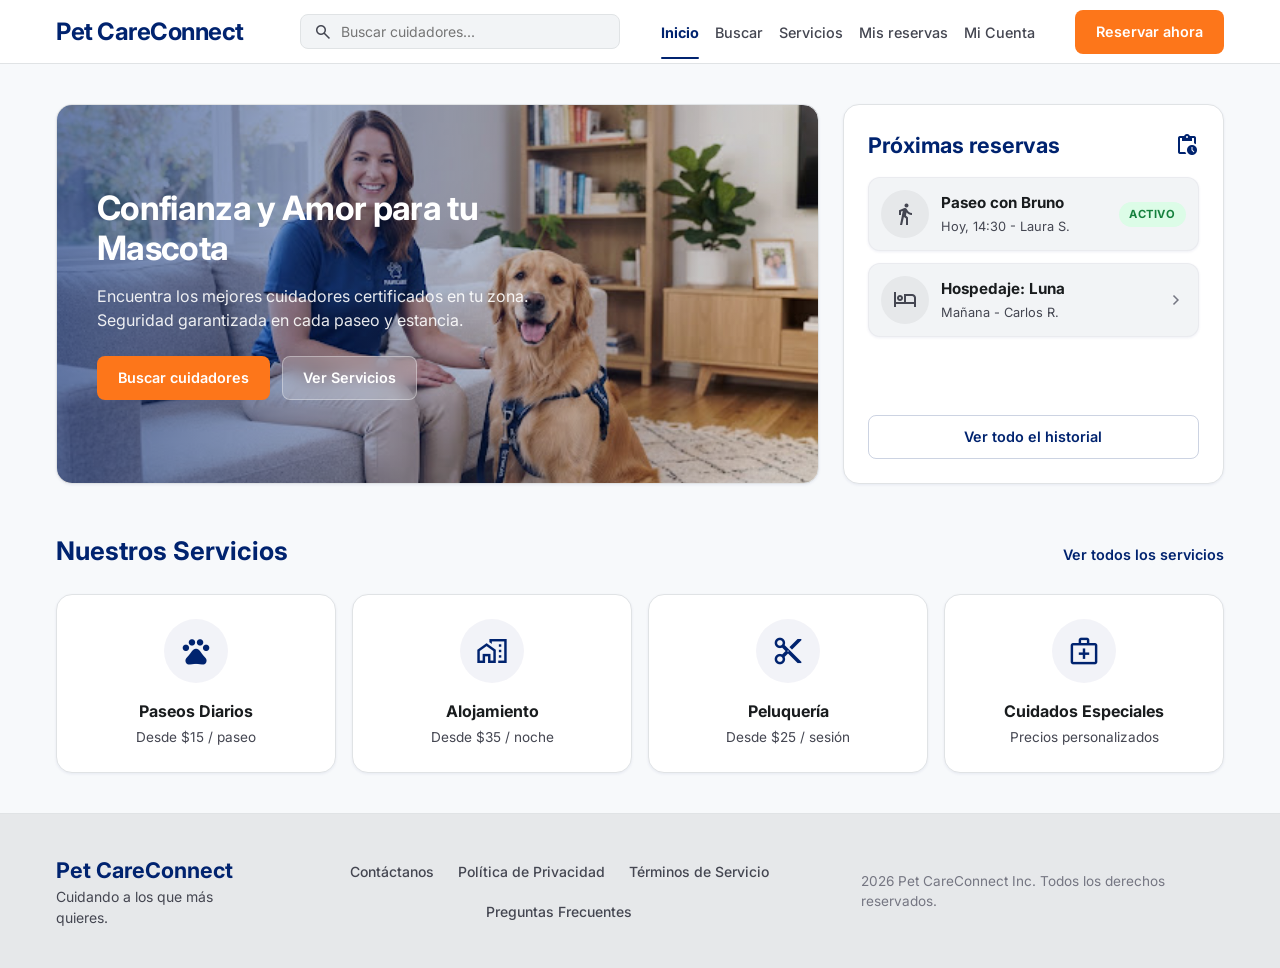
<file: petCareConnect/index.html>
<!DOCTYPE html>
<html lang="es">
<head>
    <meta charset="UTF-8">
    <meta name="viewport" content="width=device-width, initial-scale=1.0">
    <meta name="description" content="Pet CareConnect - Plataforma para reservar servicios de cuidado profesional de mascotas.">
    <title>Pet CareConnect - Cuidado Profesional de Mascotas</title>
    <link rel="icon" href="assets/images/paw.png" type="image/png">
    <link rel="preconnect" href="https://fonts.googleapis.com">
    <link rel="preconnect" href="https://fonts.gstatic.com" crossorigin>
    <link href="https://fonts.googleapis.com/css2?family=Inter:wght@400;500;600;700;800&display=swap" rel="stylesheet">
    <link href="https://fonts.googleapis.com/css2?family=Material+Symbols+Outlined:wght,FILL@100..700,0..1&display=swap" rel="stylesheet">
    <link rel="stylesheet" href="css/styles.css">
    <script src="js/toast.js" defer></script>
    <script src="js/layout.js" defer></script>
    <script src="js/auth.js" defer></script>
    <script src="js/bookings.js" defer></script>
</head>
<body>

    <div id="site-header"></div>

    <main class="container">

        <div class="hero-bento-grid">
            <section aria-labelledby="hero-title" class="hero-card">
                <div class="hero-overlay" aria-hidden="true"></div>
                <div class="hero-content">
                    <h1 id="hero-title" class="heading-display">Confianza y Amor para tu Mascota</h1>

                    <p>Encuentra los mejores cuidadores certificados en tu zona. Seguridad garantizada en cada paseo y estancia.</p>

                    <div class="hero-actions">
                        <a href="pages/buscarCuidadores.html" class="button button-accent">Buscar cuidadores</a>
                        <a href="pages/servicios.html" class="button button-glass">Ver Servicios</a>
                    </div>
                </div>
            </section>

            <aside aria-labelledby="mis-servicios-title" class="sidebar-card card-surface card-padding">
                <div>
                    <div class="sidebar-header">
                        <h2 id="mis-servicios-title">Próximas reservas</h2>
                        <span class="material-symbols-outlined icon-accent">pending_actions</span>
                    </div>

                    <div class="booking-list">
                        <a href="pages/misReservas.html" class="card booking-item card-hover-effect">
                            <div class="booking-avatar-icon">
                                <span class="material-symbols-outlined">directions_walk</span>
                            </div>
                            <div class="booking-info">
                                <h3>Paseo con Bruno</h3>
                                <p>Hoy, 14:30 - Laura S.</p>
                            </div>
                            <span class="badge badge-success">Activo</span>
                        </a>

                        <a href="pages/misReservas.html" class="card booking-item card-hover-effect">
                            <div class="booking-avatar-icon">
                                <span class="material-symbols-outlined">hotel</span>
                            </div>
                            <div class="booking-info">
                                <h3>Hospedaje: Luna</h3>
                                <p>Mañana - Carlos R.</p>
                            </div>
                            <span class="material-symbols-outlined chevron-icon">chevron_right</span>
                        </a>
                    </div>
                </div>

                <a href="pages/misReservas.html" class="button button-outline-full">Ver todo el historial</a>
            </aside>
        </div>

        <section aria-labelledby="servicios-title" class="services-section">
            <div class="section-header">
                <h2 id="servicios-title">Nuestros Servicios</h2>
                <a href="pages/servicios.html" class="see-all-link">Ver todos los servicios</a>
            </div>

            <div class="services-grid">
                <a href="pages/servicios.html#paseos" class="card service-card card-hover-effect">
                    <div class="service-icon-wrapper">
                        <span class="material-symbols-outlined">pets</span>
                    </div>
                    <h3>Paseos Diarios</h3>
                    <p>Desde $15 / paseo</p>
                </a>

                <a href="pages/servicios.html#estancia" class="card service-card card-hover-effect">
                    <div class="service-icon-wrapper">
                        <span class="material-symbols-outlined">home_work</span>
                    </div>
                    <h3>Alojamiento</h3>
                    <p>Desde $35 / noche</p>
                </a>

                <a href="pages/servicios.html#otros" class="card service-card card-hover-effect">
                    <div class="service-icon-wrapper">
                        <span class="material-symbols-outlined">content_cut</span>
                    </div>
                    <h3>Peluquería</h3>
                    <p>Desde $25 / sesión</p>
                </a>

                <a href="pages/servicios.html#otros" class="card service-card card-hover-effect">
                    <div class="service-icon-wrapper">
                        <span class="material-symbols-outlined">medical_services</span>
                    </div>
                    <h3>Cuidados Especiales</h3>
                    <p>Precios personalizados</p>
                </a>
            </div>
        </section>

    </main>

    <div id="site-footer"></div>

    <div id="site-mobile-nav"></div>
</body>
</html>
</file>
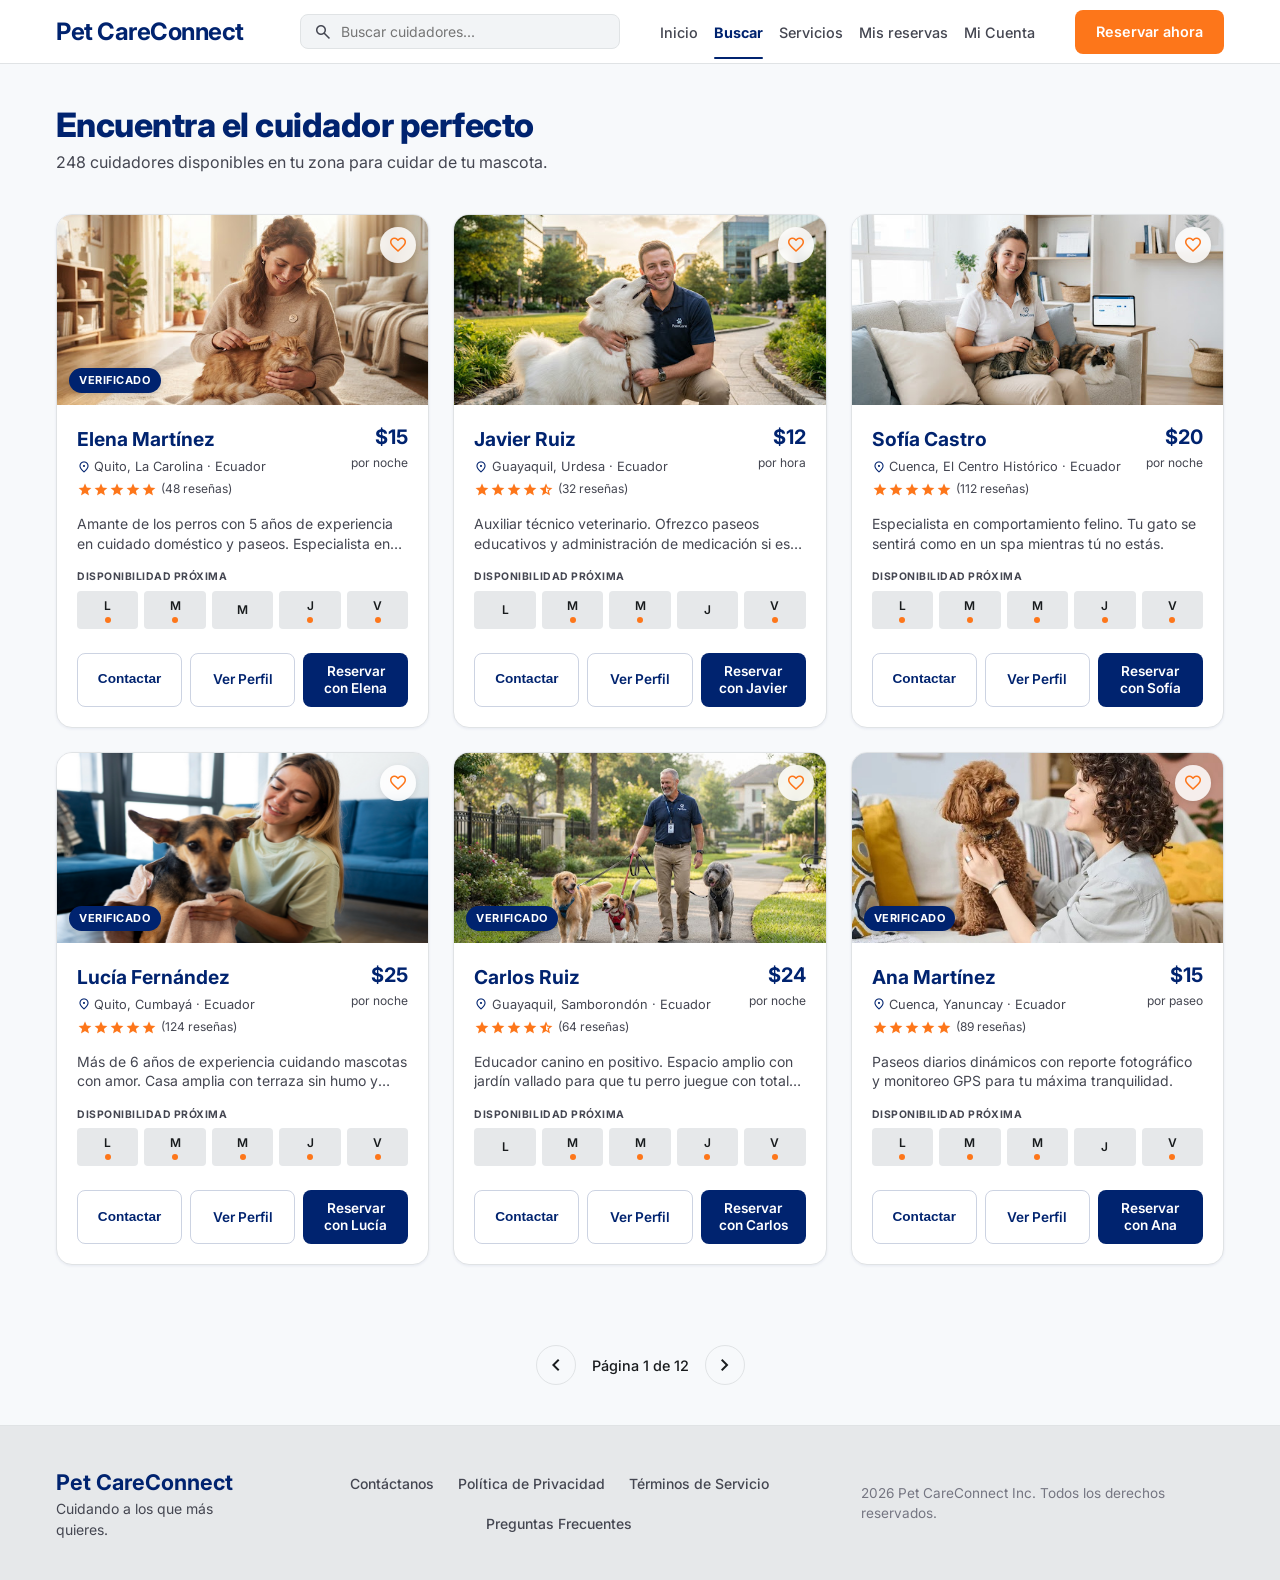
<file: petCareConnect/pages/buscarCuidadores.html>
<!DOCTYPE html>
<html lang="es">
<head>
    <meta charset="UTF-8">
    <meta name="viewport" content="width=device-width, initial-scale=1.0">
    <meta name="description" content="Encuentra al cuidador perfecto para tu mascota en Pet CareConnect.">
    <title>Buscador de Cuidadores | Pet CareConnect</title>
    <link rel="icon" href="../assets/images/paw.png" type="image/png">
    <link rel="preconnect" href="https://fonts.googleapis.com">
    <link rel="preconnect" href="https://fonts.gstatic.com" crossorigin>
    <link href="https://fonts.googleapis.com/css2?family=Inter:wght@400;500;600;700;800&display=swap" rel="stylesheet">
    <link href="https://fonts.googleapis.com/css2?family=Material+Symbols+Outlined:wght,FILL@100..700,0..1&display=swap" rel="stylesheet">
    <link rel="stylesheet" href="../css/styles.css">
    <script src="../js/toast.js" defer></script>
    <script src="../js/layout.js" defer></script>
    <script src="../js/auth.js" defer></script>
    <script src="../js/bookings.js" defer></script>
    <script src="../js/forms.js" defer></script>
    <script src="../js/ui.js" defer></script>
    <script src="../js/buscarCuidadores.js" defer></script>
</head>
<body>

    <div id="site-header"></div>

    <main class="container">

        <section aria-labelledby="main-title" class="search-header-section">
            <div class="search-title-block">
                <h1 id="main-title" class="heading-xl">Encuentra el cuidador perfecto</h1>
                <p class="text-body text-muted">248 cuidadores disponibles en tu zona para cuidar de tu mascota.</p>
            </div>
        </section>

        <section aria-labelledby="sitters-title" class="sitters-section">
            <h2 id="sitters-title" class="sr-only">Resultados de cuidadores</h2>

            <div class="sitters-grid">
                <article class="card-surface sitter-card card-hover-effect">
                    <div class="sitter-card-media">
                        <div class="sitter-media-placeholder">
                            <img src="../assets/images/elena.jpg" alt="Elena Martínez" class="sitter-card-image" style="width: 100%; height: 200px; object-position: relative;">
                        </div>

                        <button type="button" class="favorite-btn" data-sitter-name="Elena Martínez" aria-label="Añadir Elena Martínez a favoritos">
                            <span class="material-symbols-outlined favorite-icon">favorite</span>
                        </button>
                        <span class="verified-badge">VERIFICADO</span>
                    </div>

                    <div class="sitter-card-content">
                        <div class="sitter-header-row">
                            <div>
                                <h3>Elena Martínez</h3>
                                <p class="sitter-card-city"><span class="material-symbols-outlined" aria-hidden="true">location_on</span> Quito, La Carolina · Ecuador</p>
                                <div class="rating-block">
                                    <div class="stars">
                                        <span class="material-symbols-outlined star-icon filled">star</span>
                                        <span class="material-symbols-outlined star-icon filled">star</span>
                                        <span class="material-symbols-outlined star-icon filled">star</span>
                                        <span class="material-symbols-outlined star-icon filled">star</span>
                                        <span class="material-symbols-outlined star-icon filled">star</span>
                                    </div>
                                    <span class="reviews-count">(48 reseñas)</span>
                                </div>
                            </div>
                            <div class="price-block">
                                <span class="price-val">$15</span>
                                <span class="price-unit">por noche</span>
                            </div>
                        </div>

                        <p class="sitter-bio">Amante de los perros con 5 años de experiencia en cuidado doméstico y paseos. Especialista en razas grandes.</p>

                        <div class="availability-block">
                            <span class="availability-title">Disponibilidad próxima</span>
                            <div class="availability-days">
                                <div class="day-pill active"><span class="day-label">L</span><span class="day-dot"></span></div>
                                <div class="day-pill active"><span class="day-label">M</span><span class="day-dot"></span></div>
                                <div class="day-pill"><span class="day-label">M</span></div>
                                <div class="day-pill active"><span class="day-label">J</span><span class="day-dot"></span></div>
                                <div class="day-pill active"><span class="day-label">V</span><span class="day-dot"></span></div>
                            </div>
                        </div>

                        <div class="sitter-card-actions">
                            <button type="button" class="button button-outline action-btn contact-sitter-btn" data-sitter-name="Elena Martínez">Contactar</button>
                            <a href="perfilCuidador.html" class="button button-outline action-btn">Ver Perfil</a>
                            <a href="nuevaReserva.html?sitter=elena-martinez" class="button button-primary action-btn">Reservar con Elena</a>
                        </div>
                    </div>
                </article>

                <article class="card-surface sitter-card card-hover-effect">
                    <div class="sitter-card-media">
                        <div class="sitter-media-placeholder">
                            <img src="../assets/images/javier.jpg" alt="Elena Martínez" class="sitter-card-image" style="width: 100%; height: 200px; object-position: relative;">
                        </div>

                        <button type="button" class="favorite-btn" data-sitter-name="Javier Ruiz" aria-label="Añadir Javier Ruiz a favoritos">
                            <span class="material-symbols-outlined favorite-icon">favorite</span>
                        </button>
                    </div>

                    <div class="sitter-card-content">
                        <div class="sitter-header-row">
                            <div>
                                <h3>Javier Ruiz</h3>
                                <p class="sitter-card-city"><span class="material-symbols-outlined" aria-hidden="true">location_on</span> Guayaquil, Urdesa · Ecuador</p>
                                <div class="rating-block">
                                    <div class="stars">
                                        <span class="material-symbols-outlined star-icon filled">star</span>
                                        <span class="material-symbols-outlined star-icon filled">star</span>
                                        <span class="material-symbols-outlined star-icon filled">star</span>
                                        <span class="material-symbols-outlined star-icon filled">star</span>
                                        <span class="material-symbols-outlined star-icon">star_half</span>
                                    </div>
                                    <span class="reviews-count">(32 reseñas)</span>
                                </div>
                            </div>
                            <div class="price-block">
                                <span class="price-val">$12</span>
                                <span class="price-unit">por hora</span>
                            </div>
                        </div>

                        <p class="sitter-bio">Auxiliar técnico veterinario. Ofrezco paseos educativos y administración de medicación si es necesario.</p>

                        <div class="availability-block">
                            <span class="availability-title">Disponibilidad próxima</span>
                            <div class="availability-days">
                                <div class="day-pill"><span class="day-label">L</span></div>
                                <div class="day-pill active"><span class="day-label">M</span><span class="day-dot"></span></div>
                                <div class="day-pill active"><span class="day-label">M</span><span class="day-dot"></span></div>
                                <div class="day-pill"><span class="day-label">J</span></div>
                                <div class="day-pill active"><span class="day-label">V</span><span class="day-dot"></span></div>
                            </div>
                        </div>

                        <div class="sitter-card-actions">
                            <button type="button" class="button button-outline action-btn contact-sitter-btn" data-sitter-name="Javier Ruiz">Contactar</button>
                            <a href="perfilCuidador.html" class="button button-outline action-btn">Ver Perfil</a>
                            <a href="nuevaReserva.html?sitter=javier-ruiz" class="button button-primary action-btn">Reservar con Javier</a>
                        </div>
                    </div>
                </article>

                <article class="card-surface sitter-card card-hover-effect">
                    <div class="sitter-card-media">
                        <div class="sitter-media-placeholder">
                            <img src="../assets/images/sofia.jpg" class="sitter-card-image" style="position: relative; width: 100%; aspect-ratio: 16 / 9; overflow: hidden; border-radius: var(--radius-md) var(--radius-md) 0 0;">
                        </div>

                        <button type="button" class="favorite-btn" data-sitter-name="Sofía Castro" aria-label="Añadir Sofía Castro a favoritos">
                            <span class="material-symbols-outlined favorite-icon">favorite</span>
                        </button>
                    </div>

                    <div class="sitter-card-content">
                        <div class="sitter-header-row">
                            <div>
                                <h3>Sofía Castro</h3>
                                <p class="sitter-card-city"><span class="material-symbols-outlined" aria-hidden="true">location_on</span> Cuenca, El Centro Histórico · Ecuador</p>
                                <div class="rating-block">
                                    <div class="stars">
                                        <span class="material-symbols-outlined star-icon filled">star</span>
                                        <span class="material-symbols-outlined star-icon filled">star</span>
                                        <span class="material-symbols-outlined star-icon filled">star</span>
                                        <span class="material-symbols-outlined star-icon filled">star</span>
                                        <span class="material-symbols-outlined star-icon filled">star</span>
                                    </div>
                                    <span class="reviews-count">(112 reseñas)</span>
                                </div>
                            </div>
                            <div class="price-block">
                                <span class="price-val">$20</span>
                                <span class="price-unit">por noche</span>
                            </div>
                        </div>

                        <p class="sitter-bio">Especialista en comportamiento felino. Tu gato se sentirá como en un spa mientras tú no estás.</p>

                        <div class="availability-block">
                            <span class="availability-title">Disponibilidad próxima</span>
                            <div class="availability-days">
                                <div class="day-pill active"><span class="day-label">L</span><span class="day-dot"></span></div>
                                <div class="day-pill active"><span class="day-label">M</span><span class="day-dot"></span></div>
                                <div class="day-pill active"><span class="day-label">M</span><span class="day-dot"></span></div>
                                <div class="day-pill active"><span class="day-label">J</span><span class="day-dot"></span></div>
                                <div class="day-pill active"><span class="day-label">V</span><span class="day-dot"></span></div>
                            </div>
                        </div>

                        <div class="sitter-card-actions">
                            <button type="button" class="button button-outline action-btn contact-sitter-btn" data-sitter-name="Sofía Castro">Contactar</button>
                            <a href="perfilCuidador.html" class="button button-outline action-btn">Ver Perfil</a>
                            <a href="nuevaReserva.html?sitter=sofia-castro" class="button button-primary action-btn">Reservar con Sofía</a>
                        </div>
                    </div>
                </article>

                <article class="card-surface sitter-card card-hover-effect">
                    <div class="sitter-card-media">
                        <div class="sitter-media-placeholder">
                            <img src="../assets/images/lucia.jpg" alt="Elena Martínez" class="sitter-card-image" style="position: relative; width: 100%; aspect-ratio: 16 / 9; overflow: hidden; border-radius: var(--radius-md) var(--radius-md) 0 0;">
                        </div>

                        <button type="button" class="favorite-btn" data-sitter-name="Lucía Fernández" aria-label="Añadir Lucía Fernández a favoritos">
                            <span class="material-symbols-outlined favorite-icon">favorite</span>
                        </button>
                        <span class="verified-badge">VERIFICADO</span>
                    </div>

                    <div class="sitter-card-content">
                        <div class="sitter-header-row">
                            <div>
                                <h3>Lucía Fernández</h3>
                                <p class="sitter-card-city"><span class="material-symbols-outlined" aria-hidden="true">location_on</span> Quito, Cumbayá · Ecuador</p>
                                <div class="rating-block">
                                    <div class="stars">
                                        <span class="material-symbols-outlined star-icon filled">star</span>
                                        <span class="material-symbols-outlined star-icon filled">star</span>
                                        <span class="material-symbols-outlined star-icon filled">star</span>
                                        <span class="material-symbols-outlined star-icon filled">star</span>
                                        <span class="material-symbols-outlined star-icon filled">star</span>
                                    </div>
                                    <span class="reviews-count">(124 reseñas)</span>
                                </div>
                            </div>
                            <div class="price-block">
                                <span class="price-val">$25</span>
                                <span class="price-unit">por noche</span>
                            </div>
                        </div>

                        <p class="sitter-bio">Más de 6 años de experiencia cuidando mascotas con amor. Casa amplia con terraza sin humo y atención 24/7.</p>

                        <div class="availability-block">
                            <span class="availability-title">Disponibilidad próxima</span>
                            <div class="availability-days">
                                <div class="day-pill active"><span class="day-label">L</span><span class="day-dot"></span></div>
                                <div class="day-pill active"><span class="day-label">M</span><span class="day-dot"></span></div>
                                <div class="day-pill active"><span class="day-label">M</span><span class="day-dot"></span></div>
                                <div class="day-pill active"><span class="day-label">J</span><span class="day-dot"></span></div>
                                <div class="day-pill active"><span class="day-label">V</span><span class="day-dot"></span></div>
                            </div>
                        </div>

                        <div class="sitter-card-actions">
                            <button type="button" class="button button-outline action-btn contact-sitter-btn" data-sitter-name="Lucía Fernández">Contactar</button>
                            <a href="perfilCuidador.html" class="button button-outline action-btn">Ver Perfil</a>
                            <a href="nuevaReserva.html?sitter=lucia-fernandez" class="button button-primary action-btn">Reservar con Lucía</a>
                        </div>
                    </div>
                </article>

                <article class="card-surface sitter-card card-hover-effect">
                    <div class="sitter-card-media">
                        <div class="sitter-media-placeholder">
                            <img src="../assets/images/carlos.jpg" alt="Carlos Ruiz" class="sitter-card-image" style="position: relative; width: 100%; aspect-ratio: 16 / 9; overflow: hidden; border-radius: var(--radius-md) var(--radius-md) 0 0; object-fit: cover;">
                        </div>

                        <button type="button" class="favorite-btn" data-sitter-name="Carlos Ruiz" aria-label="Añadir Carlos Ruiz a favoritos">
                            <span class="material-symbols-outlined favorite-icon">favorite</span>
                        </button>
                        <span class="verified-badge">VERIFICADO</span>
                    </div>

                    <div class="sitter-card-content">
                        <div class="sitter-header-row">
                            <div>
                                <h3>Carlos Ruiz</h3>
                                <p class="sitter-card-city"><span class="material-symbols-outlined" aria-hidden="true">location_on</span> Guayaquil, Samborondón · Ecuador</p>
                                <div class="rating-block">
                                    <div class="stars">
                                        <span class="material-symbols-outlined star-icon filled">star</span>
                                        <span class="material-symbols-outlined star-icon filled">star</span>
                                        <span class="material-symbols-outlined star-icon filled">star</span>
                                        <span class="material-symbols-outlined star-icon filled">star</span>
                                        <span class="material-symbols-outlined star-icon">star_half</span>
                                    </div>
                                    <span class="reviews-count">(64 reseñas)</span>
                                </div>
                            </div>
                            <div class="price-block">
                                <span class="price-val">$24</span>
                                <span class="price-unit">por noche</span>
                            </div>
                        </div>

                        <p class="sitter-bio">Educador canino en positivo. Espacio amplio con jardín vallado para que tu perro juegue con total seguridad.</p>

                        <div class="availability-block">
                            <span class="availability-title">Disponibilidad próxima</span>
                            <div class="availability-days">
                                <div class="day-pill"><span class="day-label">L</span></div>
                                <div class="day-pill active"><span class="day-label">M</span><span class="day-dot"></span></div>
                                <div class="day-pill active"><span class="day-label">M</span><span class="day-dot"></span></div>
                                <div class="day-pill active"><span class="day-label">J</span><span class="day-dot"></span></div>
                                <div class="day-pill active"><span class="day-label">V</span><span class="day-dot"></span></div>
                            </div>
                        </div>

                        <div class="sitter-card-actions">
                            <button type="button" class="button button-outline action-btn contact-sitter-btn" data-sitter-name="Carlos Ruiz">Contactar</button>
                            <a href="perfilCuidador.html" class="button button-outline action-btn">Ver Perfil</a>
                            <a href="nuevaReserva.html?sitter=carlos-ruiz" class="button button-primary action-btn">Reservar con Carlos</a>
                        </div>
                    </div>
                </article>

                <article class="card-surface sitter-card card-hover-effect">
                    <div class="sitter-card-media">
                        <div class="sitter-media-placeholder">
                            <img src="../assets/images/ana.jpg" alt="Ana Martínez" class="sitter-card-image" style="position: relative; width: 100%; aspect-ratio: 16 / 9; overflow: hidden; border-radius: var(--radius-md) var(--radius-md) 0 0; object-fit: cover;">
                        </div>

                        <button type="button" class="favorite-btn" data-sitter-name="Ana Martínez" aria-label="Añadir Ana Martínez a favoritos">
                            <span class="material-symbols-outlined favorite-icon">favorite</span>
                        </button>
                        <span class="verified-badge">VERIFICADO</span>
                    </div>

                    <div class="sitter-card-content">
                        <div class="sitter-header-row">
                            <div>
                                <h3>Ana Martínez</h3>
                                <p class="sitter-card-city"><span class="material-symbols-outlined" aria-hidden="true">location_on</span> Cuenca, Yanuncay · Ecuador</p>
                                <div class="rating-block">
                                    <div class="stars">
                                        <span class="material-symbols-outlined star-icon filled">star</span>
                                        <span class="material-symbols-outlined star-icon filled">star</span>
                                        <span class="material-symbols-outlined star-icon filled">star</span>
                                        <span class="material-symbols-outlined star-icon filled">star</span>
                                        <span class="material-symbols-outlined star-icon filled">star</span>
                                    </div>
                                    <span class="reviews-count">(89 reseñas)</span>
                                </div>
                            </div>
                            <div class="price-block">
                                <span class="price-val">$15</span>
                                <span class="price-unit">por paseo</span>
                            </div>
                        </div>

                        <p class="sitter-bio">Paseos diarios dinámicos con reporte fotográfico y monitoreo GPS para tu máxima tranquilidad.</p>

                        <div class="availability-block">
                            <span class="availability-title">Disponibilidad próxima</span>
                            <div class="availability-days">
                                <div class="day-pill active"><span class="day-label">L</span><span class="day-dot"></span></div>
                                <div class="day-pill active"><span class="day-label">M</span><span class="day-dot"></span></div>
                                <div class="day-pill active"><span class="day-label">M</span><span class="day-dot"></span></div>
                                <div class="day-pill"><span class="day-label">J</span></div>
                                <div class="day-pill active"><span class="day-label">V</span><span class="day-dot"></span></div>
                            </div>
                        </div>

                        <div class="sitter-card-actions">
                            <button type="button" class="button button-outline action-btn contact-sitter-btn" data-sitter-name="Ana Martínez">Contactar</button>
                            <a href="perfilCuidador.html" class="button button-outline action-btn">Ver Perfil</a>
                            <a href="nuevaReserva.html?sitter=ana-martinez" class="button button-primary action-btn">Reservar con Ana</a>
                        </div>
                    </div>
                </article>
            </div>
        </section>

        <nav aria-label="Paginación" class="pagination-nav">
            <ul class="pagination-list">
                <li><a href="#" aria-label="Página anterior" class="pagination-btn pagination-prev-btn"><span class="material-symbols-outlined">chevron_left</span></a></li>
                <li><span class="pagination-info">Página 1 de 12</span></li>
                <li><a href="#" aria-label="Página siguiente" class="pagination-btn pagination-next-btn"><span class="material-symbols-outlined">chevron_right</span></a></li>
            </ul>
        </nav>

    </main>

    <div id="site-footer"></div>

    <div id="site-mobile-nav"></div>

    <div id="filters-modal-overlay" class="modal-overlay" aria-hidden="true" role="dialog" aria-labelledby="filters-modal-title">
        <div class="modal-card">
            <div class="modal-header">
                <h3 id="filters-modal-title" class="modal-title">
                    <span class="material-symbols-outlined">tune</span>
                    Filtros Avanzados
                </h3>
                <button type="button" id="close-filters-modal" class="modal-close-btn" aria-label="Cerrar modal">
                    <span class="material-symbols-outlined">close</span>
                </button>
            </div>

            <div class="modal-body">
                <div class="filters-modal-grid">
                    <label class="checkbox-group-option">
                        <input type="checkbox" name="has_yard" checked>
                        <span>Casa con jardín</span>
                    </label>
                    <label class="checkbox-group-option">
                        <input type="checkbox" name="no_other_pets">
                        <span>Sin otras mascotas</span>
                    </label>
                    <label class="checkbox-group-option">
                        <input type="checkbox" name="gives_meds" checked>
                        <span>Administra medicación</span>
                    </label>
                    <label class="checkbox-group-option">
                        <input type="checkbox" name="24h_supervision">
                        <span>Supervisión 24/7</span>
                    </label>
                </div>
            </div>

            <div class="modal-footer">
                <button type="button" id="cancel-filters-btn" class="button button-outline">Cancelar</button>
                <button type="button" id="apply-filters-btn" class="button button-primary">Aplicar Filtros</button>
            </div>
        </div>
    </div>

    <div id="contact-modal-overlay" class="modal-overlay" aria-hidden="true" role="dialog" aria-labelledby="contact-modal-title">
        <div class="modal-card">
            <div class="modal-header">
                <h3 id="contact-modal-title" class="modal-title">
                    <span class="material-symbols-outlined">mail</span>
                    Contactar a <span id="contact-sitter-name-title">Elena Martínez</span>
                </h3>
                <button type="button" id="close-contact-modal" class="modal-close-btn" aria-label="Cerrar modal">
                    <span class="material-symbols-outlined">close</span>
                </button>
            </div>

            <form id="contact-sitter-form" novalidate>
                <div class="modal-body">
                    <div class="form-group" style="display:flex; flex-direction:column; gap:0.4rem;">
                        <label for="contact-msg" class="input-label" style="font-weight:700;">
                            Mensaje <span class="required-mark" aria-hidden="true">*</span>
                        </label>
                        <textarea id="contact-msg" name="contact-msg" rows="4" maxlength="500" required aria-required="true" data-min-chars="10" placeholder="Escribe tu mensaje o consulta sobre las fechas..." class="form-control" style="width:100%; border:1px solid var(--border); border-radius:var(--radius-md); padding:0.6rem; font-family:inherit;"></textarea>
                        <span class="input-hint">Escribe al menos 10 caracteres con tus fechas o necesidades</span>
                        <div id="contact-msg-error" class="field-error" role="alert"></div>
                    </div>
                </div>

                <div class="modal-footer">
                    <button type="button" id="cancel-contact-btn" class="button button-outline">Cancelar</button>
                    <button type="submit" class="button button-primary">Enviar Mensaje</button>
                </div>
            </form>
        </div>
    </div>
</body>
</html>
</file>
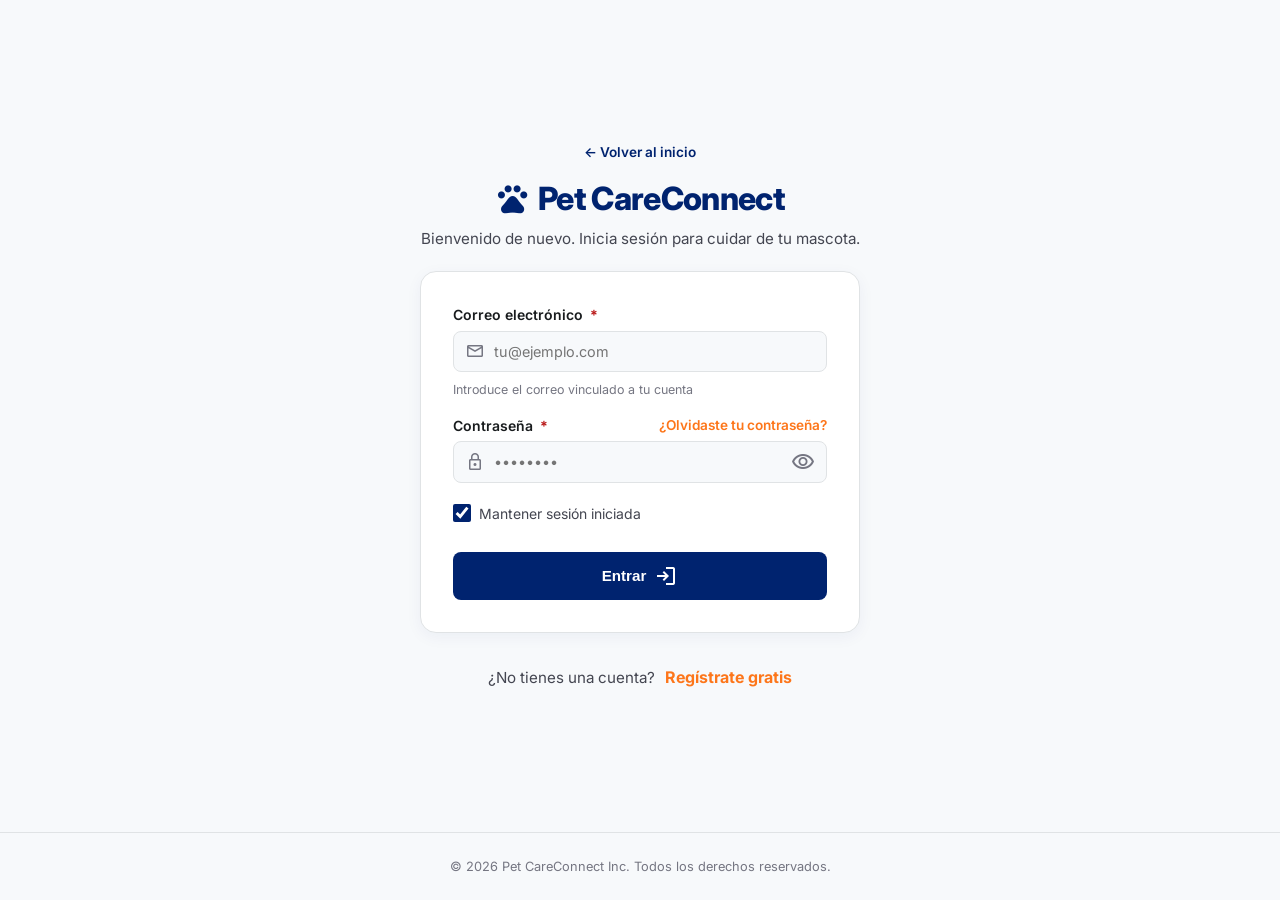
<file: petCareConnect/pages/login.html>
<!DOCTYPE html>
<html lang="es">
<head>
    <meta charset="UTF-8">
    <meta name="viewport" content="width=device-width, initial-scale=1.0">
    <meta name="description" content="Inicia sesión en Pet CareConnect para gestionar el cuidado de tu mascota.">
    <title>Pet CareConnect - Iniciar sesión</title>
    <link rel="icon" href="../assets/images/paw.png" type="image/png">
    <link rel="preconnect" href="https://fonts.googleapis.com">
    <link rel="preconnect" href="https://fonts.gstatic.com" crossorigin>
    <link href="https://fonts.googleapis.com/css2?family=Inter:wght@400;500;600;700;800&display=swap" rel="stylesheet">
    <link href="https://fonts.googleapis.com/css2?family=Material+Symbols+Outlined:wght,FILL@100..700,0..1&display=swap" rel="stylesheet">
    <link rel="stylesheet" href="../css/styles.css">
    <script src="../js/toast.js" defer></script>
    <script src="../js/auth.js" defer></script>
    <script src="../js/forms.js" defer></script>
    <script src="../js/login.js" defer></script>
</head>
<body class="login-page-body">

    <main class="login-main-container">

        <div class="login-wrapper">
            <section aria-labelledby="login-title" class="login-header-block">
                <a href="../index.html" class="login-back-link">← Volver al inicio</a>
                <a href="../index.html" class="login-brand-link">
                    <span class="material-symbols-outlined login-logo-icon">pets</span>
                    <h1 id="login-title">Pet CareConnect</h1>
                </a>
                <p>Bienvenido de nuevo. Inicia sesión para cuidar de tu mascota.</p>

                <div class="card-surface login-card-container">
                    <form action="#" method="POST" id="loginForm" novalidate>
                        <fieldset class="login-fieldset">
                            <legend class="sr-only">Datos de acceso</legend>

                            <div class="login-form-item">
                                <label for="email">Correo electrónico <span class="required-mark" aria-hidden="true">*</span></label>
                                <div class="input-icon-wrapper">
                                    <span class="material-symbols-outlined input-left-icon">mail</span>
                                    <input
                                        type="email"
                                        id="email"
                                        class="login-input"
                                        name="email"
                                        placeholder="tu@ejemplo.com"
                                        autocomplete="email"
                                        required
                                        aria-required="true"
                                        aria-invalid="false"
                                        aria-describedby="email-error">
                                </div>
                                <span class="input-hint">Introduce el correo vinculado a tu cuenta</span>
                                <div id="email-error" class="field-error" role="alert"></div>
                            </div>

                            <div class="login-form-item">
                                <div class="password-label-row">
                                    <label for="password">Contraseña <span class="required-mark" aria-hidden="true">*</span></label>
                                    <a href="recuperarPassword.html" class="forgot-password-link">¿Olvidaste tu contraseña?</a>
                                </div>
                                <div class="input-icon-wrapper">
                                    <span class="material-symbols-outlined input-left-icon">lock</span>
                                    <input
                                        type="password"
                                        id="password"
                                        class="login-input"
                                        name="password"
                                        placeholder="••••••••"
                                        autocomplete="current-password"
                                        minlength="6"
                                        required
                                        aria-required="true"
                                        aria-invalid="false"
                                        aria-describedby="password-error">
                                    <button type="button" class="toggle-password-btn" aria-controls="password" aria-label="Mostrar u ocultar contraseña">
                                        <span class="material-symbols-outlined" id="passwordIcon">visibility</span>
                                    </button>
                                </div>
                                <div id="password-error" class="field-error" role="alert"></div>
                            </div>

                            <div class="remember-checkbox-item">
                                <input type="checkbox" id="remember" name="remember" checked>
                                <label for="remember">Mantener sesión iniciada</label>
                            </div>

                            <button type="submit" class="login-submit-btn" id="loginSubmitBtn">
                                <span class="btn-text">Entrar</span>
                                <span class="material-symbols-outlined btn-icon">login</span>
                            </button>
                        </fieldset>
                    </form>
                </div>
            </section>

            <section aria-labelledby="register-title" class="register-prompt-section">
                <h2 id="register-title">¿No tienes una cuenta?</h2>
                <a href="registro.html">Regístrate gratis</a>
            </section>
        </div>

    </main>

    <footer class="login-footer">
        <p>© 2026 Pet CareConnect Inc. Todos los derechos reservados.</p>
    </footer>

</body>
</html>
</file>
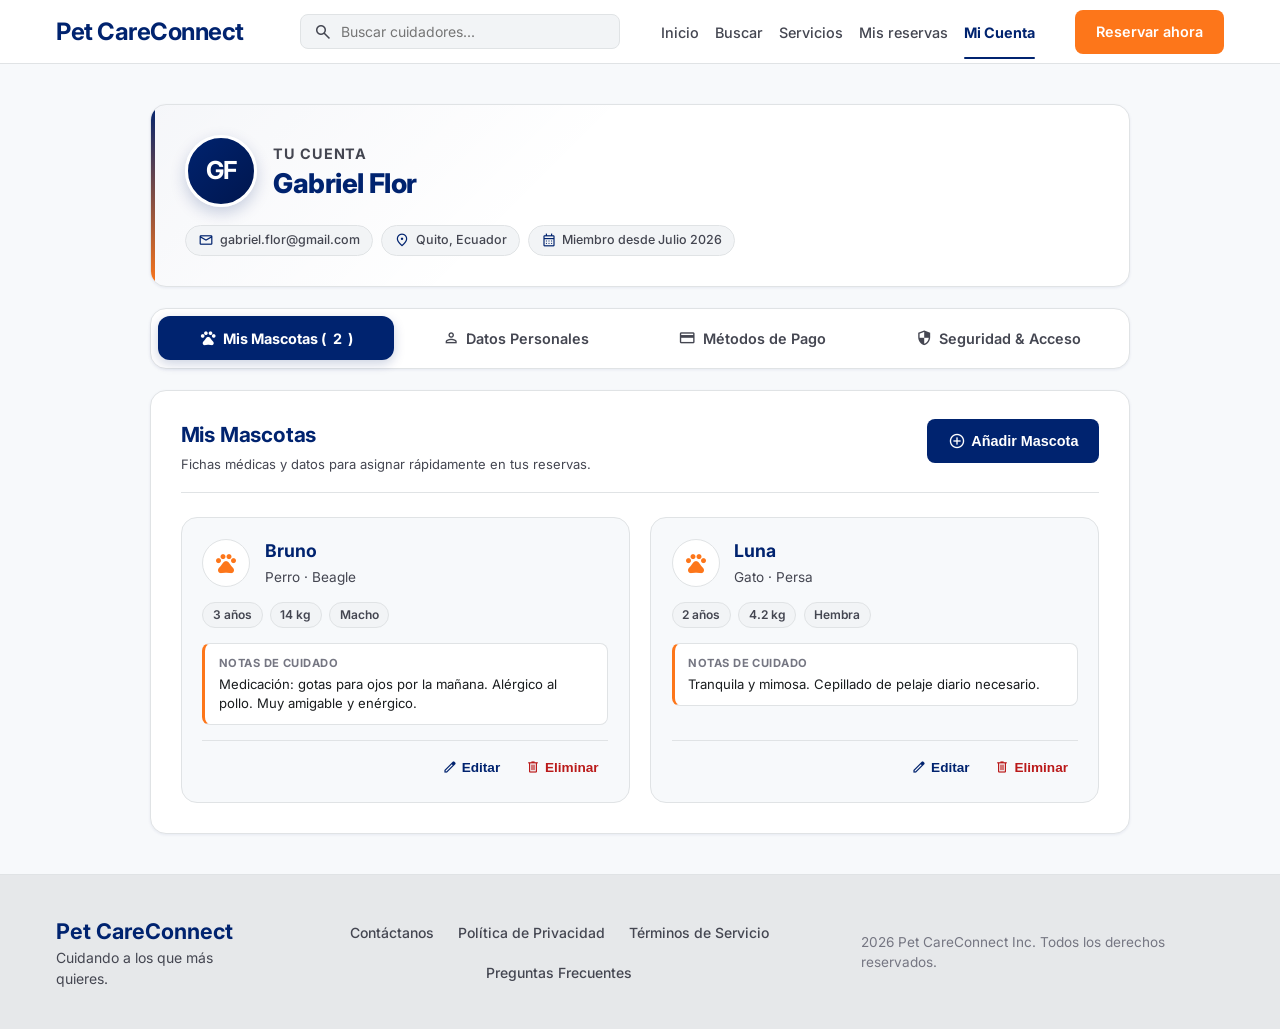
<file: petCareConnect/pages/miCuenta.html>
<!DOCTYPE html>
<html lang="es">
<head>
    <meta charset="UTF-8">
    <meta name="viewport" content="width=device-width, initial-scale=1.0">
    <meta name="description" content="Gestiona tus datos personales, tus mascotas y la seguridad de tu cuenta en Pet CareConnect.">
    <title>Mi Cuenta - Pet CareConnect</title>
    <link rel="icon" href="../assets/images/paw.png" type="image/png">
    <link rel="preconnect" href="https://fonts.googleapis.com">
    <link rel="preconnect" href="https://fonts.gstatic.com" crossorigin>
    <link href="https://fonts.googleapis.com/css2?family=Inter:wght@400;500;600;700;800&display=swap" rel="stylesheet">
    <link href="https://fonts.googleapis.com/css2?family=Material+Symbols+Outlined:wght,FILL@100..700,0..1&display=swap" rel="stylesheet">
    <link rel="stylesheet" href="../css/styles.css">
    <script src="../js/toast.js" defer></script>
    <script src="../js/layout.js" defer></script>
    <script src="../js/auth.js" defer></script>
    <script src="../js/forms.js" defer></script>
    <script src="../js/ui.js" defer></script>
    <script src="../js/customSelect.js" defer></script>
    <script src="../js/account.js" defer></script>
</head>
<body>

    <div id="site-header"></div>

    <main class="container account-page-wrapper">
        <div class="account-shell">

        <section aria-labelledby="user-name-title" class="card-surface account-header-card">
            <div class="account-user-profile">
                <div class="account-user-identity">
                    <div class="account-user-avatar" id="headerUserAvatar" aria-hidden="true">AM</div>
                    <div class="account-user-info">
                        <p class="account-eyebrow">Tu cuenta</p>
                        <h1 id="user-name-title">
                            <span id="headerUserName">Gabriel Flor</span>
                        </h1>
                    </div>
                </div>
                <ul class="account-user-meta" aria-label="Datos de perfil">
                    <li class="account-meta-item">
                        <span class="material-symbols-outlined" aria-hidden="true">mail</span>
                        <span id="headerUserEmail">gabriel.flor@ejemplo.com</span>
                    </li>
                    <li class="account-meta-item">
                        <span class="material-symbols-outlined" aria-hidden="true">location_on</span>
                        <span id="headerUserLocation">Quito, Ecuador</span>
                    </li>
                    <li class="account-meta-item">
                        <span class="material-symbols-outlined" aria-hidden="true">calendar_month</span>
                        <span id="headerUserMember">Miembro desde 2026</span>
                    </li>
                </ul>
            </div>
        </section>

        <nav class="account-tabs-nav" aria-label="Secciones de la cuenta">
            <button type="button" class="account-tab-btn active" data-tab="tab-mascotas">
                <span class="material-symbols-outlined">pets</span>
                Mis Mascotas (<span id="tabPetsCount">2</span>)
            </button>
            <button type="button" class="account-tab-btn" data-tab="tab-datos">
                <span class="material-symbols-outlined">person</span>
                Datos Personales
            </button>
            <button type="button" class="account-tab-btn" data-tab="tab-pagos">
                <span class="material-symbols-outlined">credit_card</span>
                Métodos de Pago
            </button>
            <button type="button" class="account-tab-btn" data-tab="tab-seguridad">
                <span class="material-symbols-outlined">security</span>
                Seguridad & Acceso
            </button>
        </nav>

        <div class="account-content">
        <section id="tab-mascotas" class="account-tab-pane active" aria-labelledby="mascotas-heading">
            <div class="account-panel card-surface">
                <div class="pets-section-header">
                    <div class="pets-section-copy">
                        <h2 id="mascotas-heading">Mis Mascotas</h2>
                        <p class="text-small text-muted">Fichas médicas y datos para asignar rápidamente en tus reservas.</p>
                    </div>
                    <button type="button" class="button button-primary" id="btnOpenAddPetModal">
                        <span class="material-symbols-outlined">add_circle</span>
                        Añadir Mascota
                    </button>
                </div>

                <div class="pets-grid" id="petsGridContainer"></div>
            </div>
        </section>

        <section id="tab-datos" class="account-tab-pane" aria-labelledby="datos-heading">
            <div class="card-surface card-padding account-card-box">
                <h2 id="datos-heading" class="account-box-title">Información Personal</h2>
                <p class="account-box-desc">Actualiza tus datos de contacto y ubicación para tus servicios de cuidado.</p>

                <form id="userDataForm" novalidate>
                    <div class="account-form-grid two-cols">
                        <div class="login-form-item">
                            <label for="profileName">Nombre y apellidos <span class="required-mark" aria-hidden="true">*</span></label>
                            <input type="text" id="profileName" class="input" required aria-required="true">
                            <div id="profileName-error" class="field-error" role="alert"></div>
                        </div>
                        <div class="login-form-item">
                            <label for="profileEmail">Correo electrónico <span class="required-mark" aria-hidden="true">*</span></label>
                            <input type="email" id="profileEmail" class="input" required aria-required="true">
                            <div id="profileEmail-error" class="field-error" role="alert"></div>
                        </div>
                        <div class="login-form-item">
                            <label for="profilePhone">Teléfono de contacto <span style="font-weight: 400; color: var(--text-light);">(opcional)</span></label>
                            <input type="tel" id="profilePhone" class="input">
                            <div id="profilePhone-error" class="field-error" role="alert"></div>
                        </div>
                        <div class="login-form-item">
                            <label for="profileLocation">Dirección / Zona habitual <span style="font-weight: 400; color: var(--text-light);">(opcional)</span></label>
                            <input type="text" id="profileLocation" class="input">
                        </div>
                    </div>

                    <div class="account-form-actions">
                        <button type="submit" class="button button-primary" id="btnSaveProfile">
                            <span class="material-symbols-outlined">save</span>
                            Guardar Cambios
                        </button>
                    </div>
                </form>
            </div>
        </section>

        <section id="tab-pagos" class="account-tab-pane" aria-labelledby="pagos-heading">
            <div class="card-surface card-padding account-card-box">
                <h2 id="pagos-heading" class="account-box-title">Tarjetas y Métodos de Pago</h2>
                <p class="account-box-desc">Gestiona tus métodos de pago seguros para confirmaciones de reservas.</p>

                <div class="payment-methods-list" id="paymentMethodsList"></div>

                <button type="button" class="button button-outline" id="btnOpenAddPaymentModal">
                    <span class="material-symbols-outlined">add_card</span>
                    Añadir Nuevo Método de Pago
                </button>
            </div>
        </section>

        <section id="tab-seguridad" class="account-tab-pane" aria-labelledby="seguridad-heading">
            <div class="card-surface card-padding account-card-box">
                <h2 id="seguridad-heading" class="account-box-title">Contraseña y Seguridad</h2>
                <p class="account-box-desc">Mantén tu cuenta protegida actualizando tu clave periódicamente.</p>

                <form id="changePasswordForm" class="form-narrow" novalidate>
                    <div class="login-fieldset">
                        <div class="login-form-item">
                            <label for="currentPass">Contraseña actual <span class="required-mark" aria-hidden="true">*</span></label>
                            <input type="password" id="currentPass" class="input" placeholder="••••••••" required aria-required="true">
                            <div id="currentPass-error" class="field-error" role="alert"></div>
                        </div>
                        <div class="login-form-item">
                            <label for="newPass">Nueva contraseña (mínimo 8 caracteres) <span class="required-mark" aria-hidden="true">*</span></label>
                            <input type="password" id="newPass" class="input" placeholder="••••••••" minlength="8" required aria-required="true">
                            <div id="newPass-error" class="field-error" role="alert"></div>
                        </div>
                        <div class="login-form-item">
                            <label for="confirmNewPass">Confirmar nueva contraseña <span class="required-mark" aria-hidden="true">*</span></label>
                            <input type="password" id="confirmNewPass" class="input" placeholder="••••••••" minlength="8" required aria-required="true" data-match-field="newPass">
                            <div id="confirmNewPass-error" class="field-error" role="alert"></div>
                        </div>

                        <div>
                            <button type="submit" class="button button-primary" id="btnUpdatePass">
                                Actualizar Contraseña
                            </button>
                        </div>
                    </div>
                </form>

                <hr class="divider">

                <div>
                    <button type="button" class="button button-outline button-danger-strong" id="btnDangerLogout">
                        Cerrar sesión ahora
                    </button>
                </div>
            </div>
        </section>

        </div>
        </div>

    </main>

    <div id="addPetModal" class="modal-overlay" role="dialog" aria-modal="true" aria-labelledby="addPetModalTitle">
        <div class="modal-card">
            <div class="modal-header">
                <h3 id="addPetModalTitle">Añadir Nueva Mascota</h3>
                <button type="button" class="modal-close-btn" id="btnCloseAddPetModal" aria-label="Cerrar ventana">&times;</button>
            </div>
            <form id="addPetForm" novalidate>
                <div class="modal-body">
                    <div class="login-form-item">
                        <label for="petNameInput">Nombre de la mascota <span class="required-mark" aria-hidden="true">*</span></label>
                        <input type="text" id="petNameInput" class="input" placeholder="p. ej. Toby" required aria-required="true" minlength="2" data-error-required="Por favor ingresa el nombre de tu mascota.">
                        <div id="petNameInput-error" class="field-error" role="alert"></div>
                    </div>

                    <div class="account-form-grid two-cols">
                        <div class="login-form-item">
                            <label for="petTypeSelect">Tipo de mascota <span class="required-mark" aria-hidden="true">*</span></label>
                            <select id="petTypeSelect" class="input" required aria-required="true" data-error-required="Por favor selecciona el tipo de mascota.">
                                <option value="" disabled selected>Selecciona un tipo</option>
                                <option value="Perro">Perro</option>
                                <option value="Gato">Gato</option>
                                <option value="Ave">Ave</option>
                                <option value="Conejo">Conejo</option>
                                <option value="Otro">Otro</option>
                            </select>
                            <div id="petTypeSelect-error" class="field-error" role="alert"></div>
                        </div>
                        <div class="login-form-item">
                            <label for="petBreedInput">Raza / Tipo <span class="required-mark" aria-hidden="true">*</span></label>
                            <input type="text" id="petBreedInput" class="input" placeholder="p. ej. Golden Retriever" required aria-required="true" minlength="2" data-error-required="Por favor ingresa la raza o tipo.">
                            <div id="petBreedInput-error" class="field-error" role="alert"></div>
                        </div>
                    </div>

                    <div class="account-form-grid two-cols">
                        <div class="login-form-item">
                            <label for="petAgeInput">Edad <span class="required-mark" aria-hidden="true">*</span></label>
                            <input type="text" id="petAgeInput" class="input" placeholder="p. ej. 2 años" required aria-required="true" data-error-required="Por favor indica la edad de la mascota.">
                            <div id="petAgeInput-error" class="field-error" role="alert"></div>
                        </div>
                        <div class="login-form-item">
                            <label for="petWeightInput">Peso aproximado <span class="required-mark" aria-hidden="true">*</span></label>
                            <input type="text" id="petWeightInput" class="input" placeholder="p. ej. 12 kg" required aria-required="true" data-error-required="Por favor indica el peso aproximado.">
                            <div id="petWeightInput-error" class="field-error" role="alert"></div>
                        </div>
                    </div>

                    <div class="login-form-item">
                        <label for="petGenderSelect">Sexo <span class="required-mark" aria-hidden="true">*</span></label>
                        <select id="petGenderSelect" class="input" required aria-required="true" data-error-required="Por favor selecciona el sexo de la mascota.">
                            <option value="" disabled selected>Selecciona el sexo</option>
                            <option value="Macho">Macho</option>
                            <option value="Hembra">Hembra</option>
                        </select>
                        <div id="petGenderSelect-error" class="field-error" role="alert"></div>
                    </div>

                    <div class="login-form-item">
                        <label for="petNotesInput">Observaciones, medicación o alergias <span class="required-mark" aria-hidden="true">*</span></label>
                        <textarea id="petNotesInput" class="input" placeholder="p. ej. Alérgico al pollo, necesita paseo suave con arnés." required aria-required="true" minlength="5" data-error-required="Por favor indica observaciones, medicación o alergias. Si no hay, escribe «Ninguna»."></textarea>
                        <div id="petNotesInput-error" class="field-error" role="alert"></div>
                    </div>
                </div>

                <div class="modal-footer">
                    <button type="button" class="button button-outline" id="btnCancelAddPet">Cancelar</button>
                    <button type="submit" class="button button-primary" id="btnSubmitPet">Guardar Mascota</button>
                </div>
            </form>
        </div>
    </div>

    <div id="addPaymentModal" class="modal-overlay" role="dialog" aria-modal="true" aria-labelledby="addPaymentModalTitle">
        <div class="modal-card">
            <div class="modal-header">
                <h3 id="addPaymentModalTitle">Añadir Método de Pago</h3>
                <button type="button" class="modal-close-btn" id="btnCloseAddPaymentModal" aria-label="Cerrar ventana">&times;</button>
            </div>
            <form id="addPaymentForm" novalidate>
                <div class="modal-body">
                    <div class="login-form-item">
                        <label for="payHolderInput">Nombre del titular <span class="required-mark" aria-hidden="true">*</span></label>
                        <input type="text" id="payHolderInput" class="input" placeholder="Como aparece en la tarjeta" required aria-required="true" minlength="3" data-error-required="Por favor ingresa el nombre del titular.">
                        <div id="payHolderInput-error" class="field-error" role="alert"></div>
                    </div>

                    <div class="login-form-item">
                        <label for="payNumberInput">Número de tarjeta <span class="required-mark" aria-hidden="true">*</span></label>
                        <input type="text" id="payNumberInput" class="input" inputmode="numeric" autocomplete="cc-number" placeholder="•••• •••• •••• ••••" required aria-required="true" data-validate="card-number" data-error-required="Por favor ingresa el número de la tarjeta." maxlength="23">
                        <div id="payNumberInput-error" class="field-error" role="alert"></div>
                    </div>

                    <div class="account-form-grid two-cols">
                        <div class="login-form-item">
                            <label for="payBrandSelect">Marca <span class="required-mark" aria-hidden="true">*</span></label>
                            <select id="payBrandSelect" class="input" required aria-required="true" data-error-required="Por favor selecciona la marca de la tarjeta.">
                                <option value="" disabled selected>Selecciona</option>
                                <option value="Visa">Visa</option>
                                <option value="Mastercard">Mastercard</option>
                                <option value="American Express">American Express</option>
                                <option value="Diners">Diners</option>
                                <option value="Otra">Otra</option>
                            </select>
                            <div id="payBrandSelect-error" class="field-error" role="alert"></div>
                        </div>
                        <div class="login-form-item">
                            <label for="payTypeSelect">Tipo <span class="required-mark" aria-hidden="true">*</span></label>
                            <select id="payTypeSelect" class="input" required aria-required="true" data-error-required="Por favor selecciona el tipo de tarjeta.">
                                <option value="" disabled selected>Selecciona</option>
                                <option value="Débito">Débito</option>
                                <option value="Crédito">Crédito</option>
                            </select>
                            <div id="payTypeSelect-error" class="field-error" role="alert"></div>
                        </div>
                    </div>

                    <div class="login-form-item">
                        <label for="payExpiryInput">Caducidad (MM/AAAA) <span class="required-mark" aria-hidden="true">*</span></label>
                        <input type="text" id="payExpiryInput" class="input" inputmode="numeric" autocomplete="cc-exp" placeholder="08/2028" required aria-required="true" data-validate="card-expiry" data-error-required="Por favor indica la fecha de caducidad." maxlength="7">
                        <div id="payExpiryInput-error" class="field-error" role="alert"></div>
                    </div>

                    <div class="login-form-item payment-default-check">
                        <label class="checkbox-label" for="payDefaultCheck">
                            <input type="checkbox" id="payDefaultCheck">
                            Establecer como método de pago predeterminado
                        </label>
                    </div>
                </div>

                <div class="modal-footer">
                    <button type="button" class="button button-outline" id="btnCancelAddPayment">Cancelar</button>
                    <button type="submit" class="button button-primary" id="btnSubmitPayment">Guardar Tarjeta</button>
                </div>
            </form>
        </div>
    </div>

    <div id="logoutModal" class="modal-overlay" role="dialog" aria-modal="true" aria-labelledby="logoutModalTitle">
        <div class="modal-card modal-card-sm">
            <div class="modal-header">
                <h3 id="logoutModalTitle">Cerrar Sesión</h3>
                <button type="button" class="modal-close-btn" id="btnCloseLogoutModal" aria-label="Cerrar">&times;</button>
            </div>
            <div class="modal-body modal-body-center">
                <span class="material-symbols-outlined modal-status-icon">logout</span>
                <p class="modal-lead">
                    ¿Estás seguro de que deseas cerrar sesión?
                </p>
                <p class="modal-hint">
                    Tendrás que volver a identificarte para gestionar tus reservas y mascotas.
                </p>
            </div>
            <div class="modal-footer">
                <button type="button" class="button button-outline" id="btnCancelLogout">Cancelar</button>
                <button type="button" class="button button-primary button-danger" id="btnConfirmLogout">
                    Cerrar Sesión
                </button>
            </div>
        </div>
    </div>

    <div id="site-footer"></div>
    <div id="site-mobile-nav"></div>
</body>
</html>
</file>
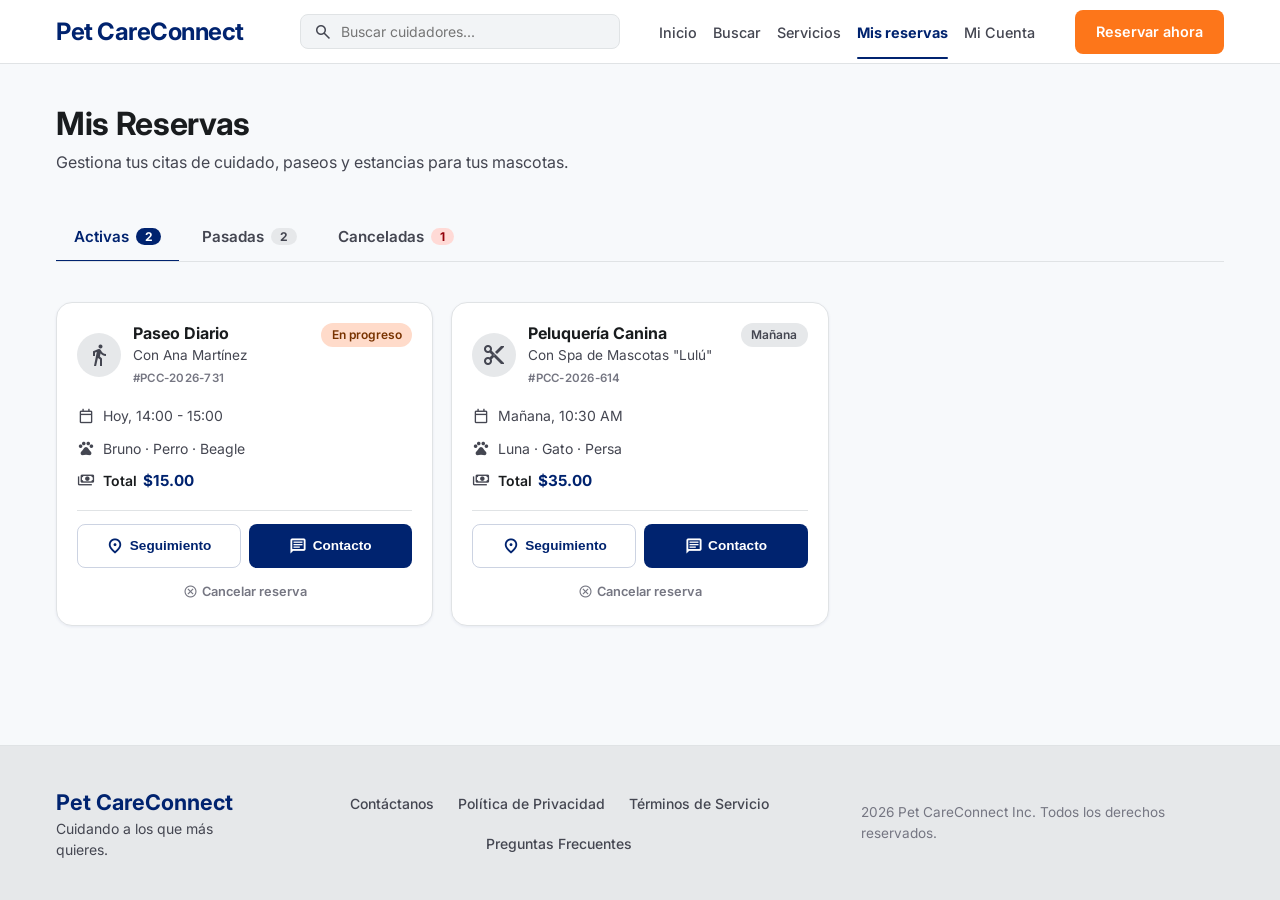
<file: petCareConnect/pages/misReservas.html>
<!DOCTYPE html>
<html lang="es">
<head>
    <meta charset="UTF-8">
    <meta name="viewport" content="width=device-width, initial-scale=1.0">
    <meta name="description" content="Gestiona tus citas de cuidado, paseos y reservas para tus mascotas en Pet CareConnect.">
    <title>Mis Reservas - Pet CareConnect</title>
    <link rel="icon" href="../assets/images/paw.png" type="image/png">
    <link rel="preconnect" href="https://fonts.googleapis.com">
    <link rel="preconnect" href="https://fonts.gstatic.com" crossorigin>
    <link href="https://fonts.googleapis.com/css2?family=Inter:wght@400;500;600;700;800&display=swap" rel="stylesheet">
    <link href="https://fonts.googleapis.com/css2?family=Material+Symbols+Outlined:wght,FILL@100..700,0..1&display=swap" rel="stylesheet">
    <link rel="stylesheet" href="../css/styles.css">
    <script src="../js/toast.js" defer></script>
    <script src="../js/layout.js" defer></script>
    <script src="../js/auth.js" defer></script>
    <script src="../js/bookings.js" defer></script>
    <script src="../js/misReservas.js" defer></script>
</head>
<body>

    <div id="site-header"></div>

    <main class="container bookings-main">

        <header class="bookings-header-section">
            <div class="bookings-header-content">
                <div>
                    <h1 id="page-title" class="bookings-title">Mis Reservas</h1>
                    <p class="bookings-subtitle">Gestiona tus citas de cuidado, paseos y estancias para tus mascotas.</p>
                </div>
            </div>
        </header>

        <nav class="bookings-tabs-nav" role="tablist" aria-label="Filtrar reservas por estado">
            <button type="button"
                    class="bookings-tab-btn active"
                    role="tab"
                    id="tab-activas"
                    data-tab="activas"
                    aria-selected="true"
                    aria-controls="panel-activas">
                Activas
                <span id="badge-count-activas" class="badge-count badge-activas">0</span>
            </button>
            <button type="button"
                    class="bookings-tab-btn"
                    role="tab"
                    id="tab-pasadas"
                    data-tab="pasadas"
                    aria-selected="false"
                    aria-controls="panel-pasadas"
                    tabindex="-1">
                Pasadas
                <span id="badge-count-pasadas" class="badge-count badge-pasadas">0</span>
            </button>
            <button type="button"
                    class="bookings-tab-btn"
                    role="tab"
                    id="tab-canceladas"
                    data-tab="canceladas"
                    aria-selected="false"
                    aria-controls="panel-canceladas"
                    tabindex="-1">
                Canceladas
                <span id="badge-count-canceladas" class="badge-count badge-canceladas">0</span>
            </button>
        </nav>

        <div class="bookings-tab-panels">
            <section id="panel-activas"
                     class="bookings-tab-panel active"
                     role="tabpanel"
                     aria-labelledby="tab-activas"
                     data-panel="activas">
                <div id="activas-cards-container" class="bookings-cards-grid"></div>
            </section>

            <section id="panel-pasadas"
                     class="bookings-tab-panel"
                     role="tabpanel"
                     aria-labelledby="tab-pasadas"
                     data-panel="pasadas"
                     hidden>
                <div id="pasadas-cards-container" class="bookings-cards-grid"></div>
            </section>

            <section id="panel-canceladas"
                     class="bookings-tab-panel"
                     role="tabpanel"
                     aria-labelledby="tab-canceladas"
                     data-panel="canceladas"
                     hidden>
                <div id="canceladas-cards-container" class="bookings-cards-grid"></div>
            </section>
        </div>

    </main>

    <div id="site-footer"></div>

    <div id="site-mobile-nav"></div>

</body>
</html>
</file>
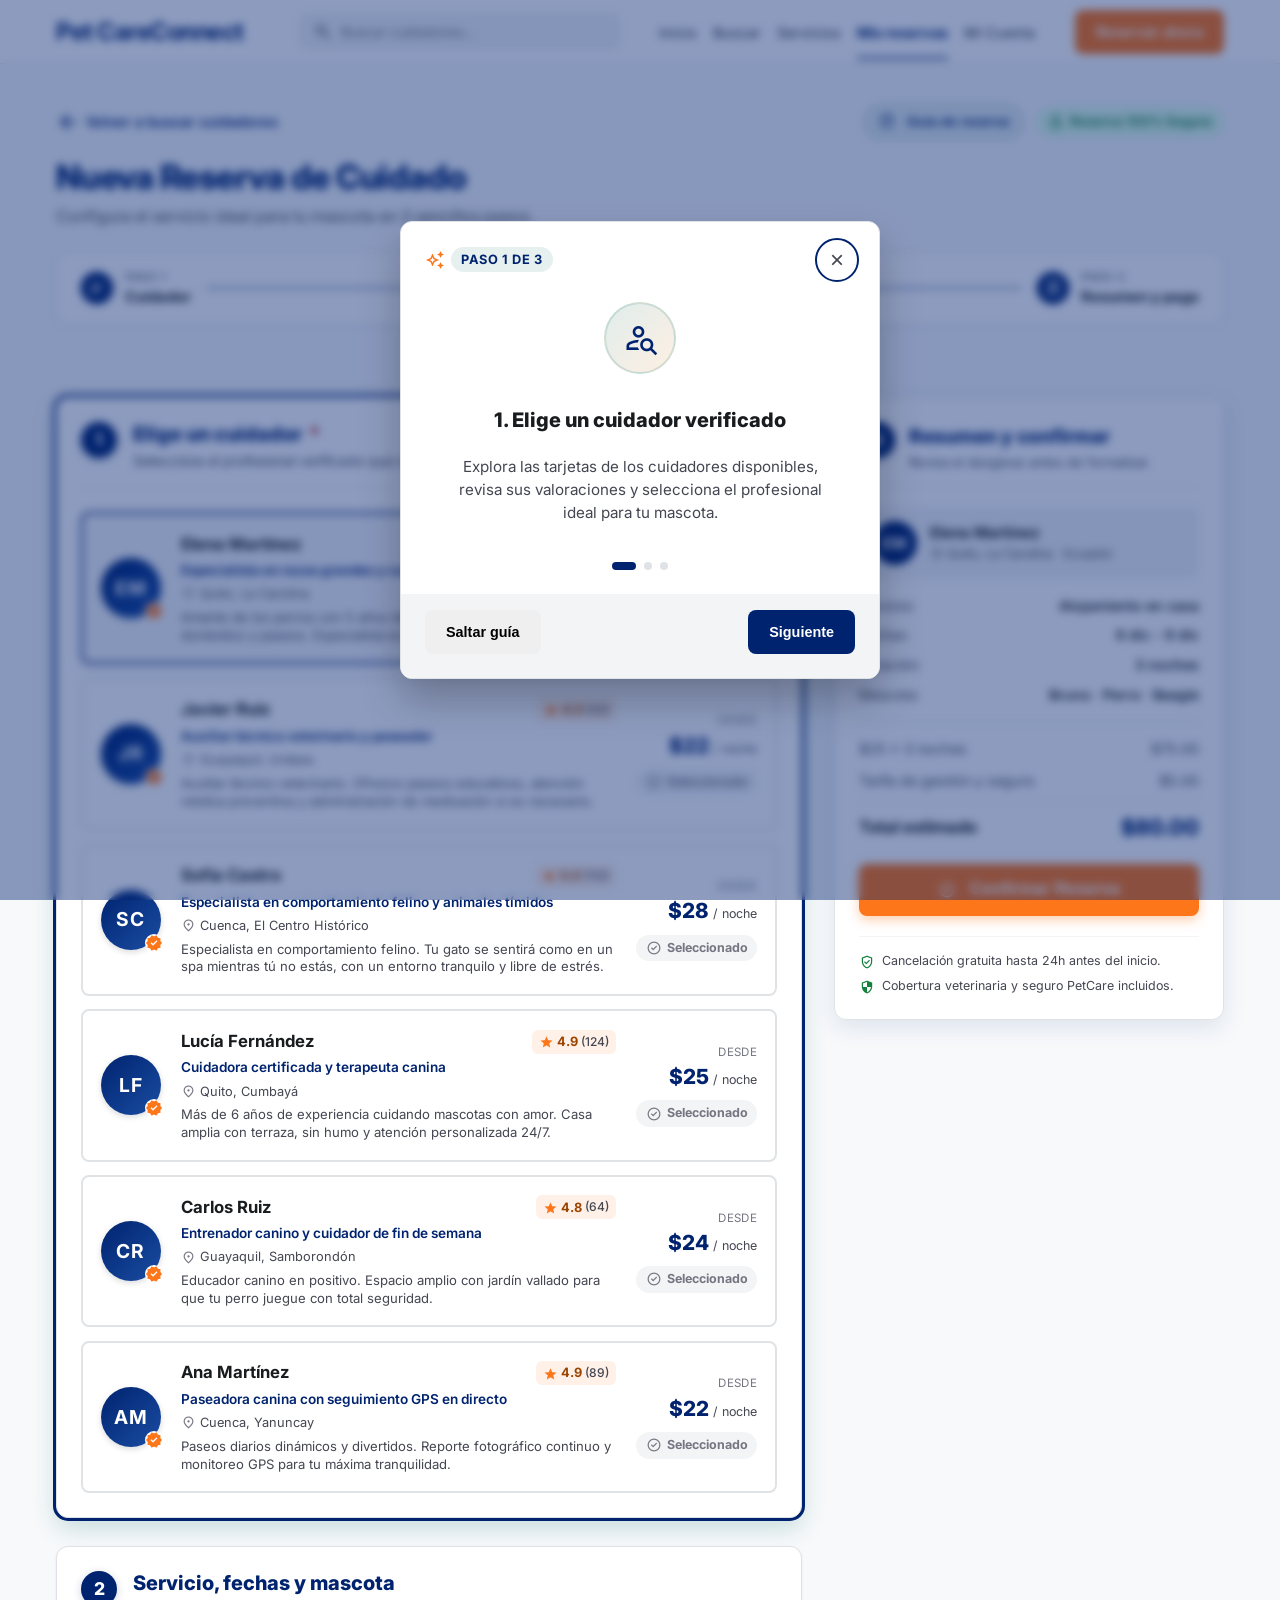
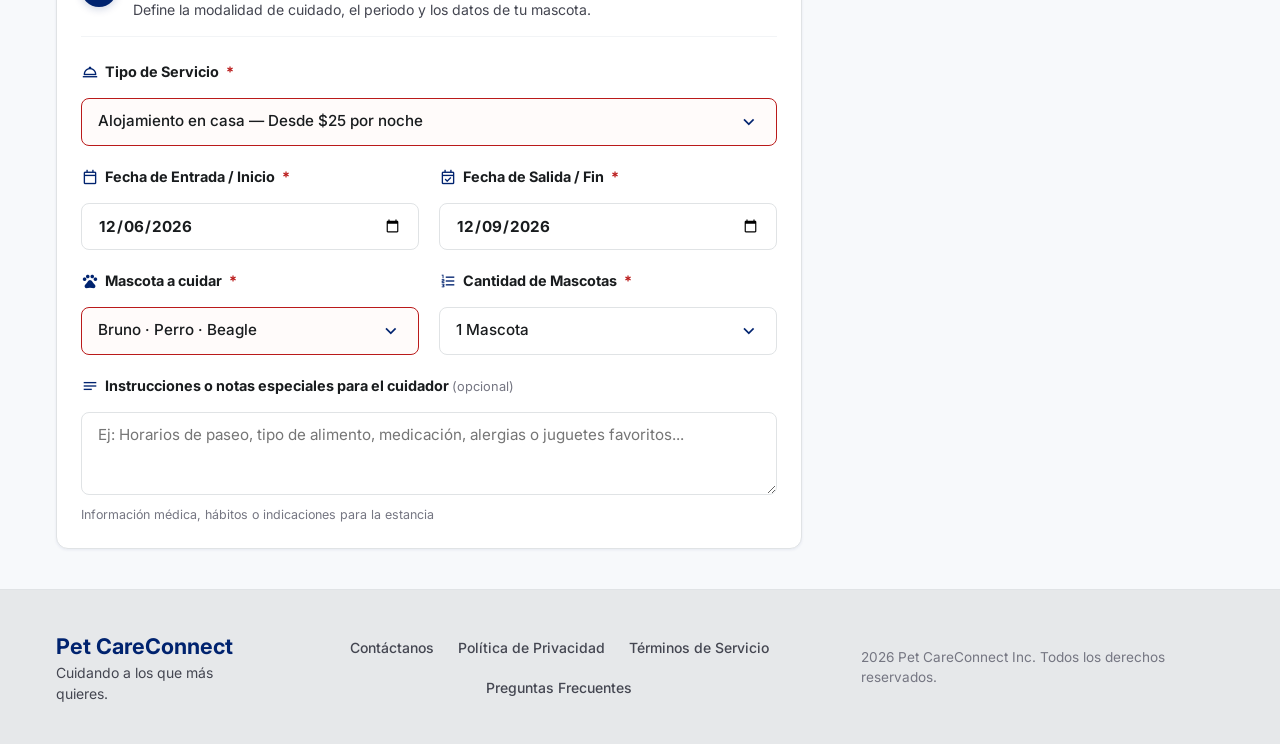
<file: petCareConnect/pages/nuevaReserva.html>
<!DOCTYPE html>
<html lang="es">
<head>
    <meta charset="UTF-8">
    <meta name="viewport" content="width=device-width, initial-scale=1.0">
    <meta name="description" content="Completa y confirma tu reserva de cuidado para mascotas en Pet CareConnect de manera rápida y segura.">
    <title>Nueva Reserva | Pet CareConnect</title>
    <link rel="icon" href="../assets/images/paw.png" type="image/png">
    <link rel="preconnect" href="https://fonts.googleapis.com">
    <link rel="preconnect" href="https://fonts.gstatic.com" crossorigin>
    <link href="https://fonts.googleapis.com/css2?family=Inter:wght@400;500;600;700;800&display=swap" rel="stylesheet">
    <link href="https://fonts.googleapis.com/css2?family=Material+Symbols+Outlined:wght,FILL@100..700,0..1&display=swap" rel="stylesheet">
    <link rel="stylesheet" href="../css/styles.css">
    <script src="../js/toast.js" defer></script>
    <script src="../js/layout.js" defer></script>
    <script src="../js/auth.js" defer></script>
    <script src="../js/bookings.js" defer></script>
    <script src="../js/forms.js" defer></script>
    <script src="../js/ui.js" defer></script>
    <script src="../js/confirmacionModal.js" defer></script>
    <script src="../js/customSelect.js" defer></script>
    <script src="../js/nuevaReserva.js" defer></script>
</head>
<body>

    <div id="site-header"></div>

    <main class="container nueva-reserva-page-container">

        
        <header class="nueva-reserva-header">
            <div class="booking-header-top">
                <a href="buscarCuidadores.html" class="see-all-link booking-back-link">
                    <span class="material-symbols-outlined">arrow_back</span>
                    <span>Volver a buscar cuidadores</span>
                </a>
                <div class="booking-header-actions">
                    <button type="button" id="btn-open-booking-tour" class="button button-ghost button-sm tour-launch-btn">
                        <span class="material-symbols-outlined">help</span>
                        <span>Guía de reserva</span>
                    </button>
                    <span class="booking-secure-badge">
                        <span class="material-symbols-outlined">lock</span>
                        Reserva 100% Segura
                    </span>
                </div>
            </div>

            <div class="booking-title-row">
                <h1 class="heading-xl">Nueva Reserva de Cuidado</h1>
                <p class="text-body text-muted">Configura el servicio ideal para tu mascota en 3 sencillos pasos.</p>
            </div>

            
            <nav aria-label="Pasos de la reserva" class="booking-steps-nav">
                <ol class="booking-steps-list">
                    <li class="booking-step-item is-current" id="step-nav-1" data-step-target="1">
                        <span class="step-badge">
                            <span class="material-symbols-outlined step-icon-inline">person_check</span>
                        </span>
                        <div class="step-text">
                            <span class="step-number-label">Paso 1</span>
                            <strong class="step-name">Cuidador</strong>
                        </div>
                    </li>
                    <li class="booking-step-connector" id="step-conn-1" aria-hidden="true"></li>
                    <li class="booking-step-item" id="step-nav-2" data-step-target="2">
                        <span class="step-badge">
                            <span class="material-symbols-outlined step-icon-inline">calendar_month</span>
                        </span>
                        <div class="step-text">
                            <span class="step-number-label">Paso 2</span>
                            <strong class="step-name">Servicio y fechas</strong>
                        </div>
                    </li>
                    <li class="booking-step-connector" id="step-conn-2" aria-hidden="true"></li>
                    <li class="booking-step-item" id="step-nav-3" data-step-target="3">
                        <span class="step-badge">
                            <span class="material-symbols-outlined step-icon-inline">receipt_long</span>
                        </span>
                        <div class="step-text">
                            <span class="step-number-label">Paso 3</span>
                            <strong class="step-name">Resumen y pago</strong>
                        </div>
                    </li>
                </ol>
            </nav>
        </header>

        
        <form id="booking-reservation-form" class="nueva-reserva-layout" novalidate>

            <div class="nueva-reserva-main-col">

                
                <section aria-labelledby="block1-title" class="card-surface card-padding booking-block-section" id="block-sitter-selection" data-booking-step="1">
                    <div class="block-section-header">
                        <div class="block-number-circle">1</div>
                        <div>
                            <h2 id="block1-title" class="block-section-title">Elige un cuidador <span class="required-mark" aria-hidden="true">*</span></h2>
                            <p class="block-section-desc">Selecciona el profesional verificado que cuidará de tu mascota.</p>
                        </div>
                    </div>

                    <fieldset class="sitter-selection-fieldset">
                        <legend class="sr-only">Seleccionar cuidador para la reserva</legend>
                        <div id="sitters-cards-grid" class="sitters-cards-grid" role="radiogroup" aria-label="Lista de cuidadores disponibles">
                            
                        </div>
                    </fieldset>
                    <div id="sitter-error-msg" class="field-error booking-inline-error" style="display: none;" role="alert"></div>

                    
                    <div class="booking-mobile-step-bar" id="booking-mobile-step-bar" hidden>
                        <button type="button" class="button button-outline booking-mobile-back" id="booking-step-back">
                            <span class="material-symbols-outlined">arrow_back</span>
                            <span>Atrás</span>
                        </button>
                        <button type="button" class="button button-primary booking-mobile-next" id="booking-step-next">
                            <span>Continuar</span>
                            <span class="material-symbols-outlined">arrow_forward</span>
                        </button>
                    </div>
                </section>

                
                <section aria-labelledby="block2-title" class="card-surface card-padding booking-block-section" id="block-service-details" data-booking-step="2">
                    <div class="block-section-header">
                        <div class="block-number-circle">2</div>
                        <div>
                            <h2 id="block2-title" class="block-section-title">Servicio, fechas y mascota</h2>
                            <p class="block-section-desc">Define la modalidad de cuidado, el periodo y los datos de tu mascota.</p>
                        </div>
                    </div>

                    <div class="booking-fields-grid">

                        
                        <div class="form-group full-span">
                            <label for="service-selector" class="booking-field-label">
                                <span class="material-symbols-outlined label-icon">room_service</span>
                                <span>Tipo de Servicio <span class="required-mark" aria-hidden="true">*</span></span>
                            </label>
                            <div class="custom-select-wrapper">
                                <select id="service-selector" name="serviceId" class="form-control booking-select" required aria-required="true">
                                    <option value="" disabled>Selecciona un servicio...</option>
                                    
                                </select>
                            </div>
                        </div>

                        
                        <div class="form-group half-span">
                            <label for="booking-start-date" class="booking-field-label">
                                <span class="material-symbols-outlined label-icon">calendar_today</span>
                                <span>Fecha de Entrada / Inicio <span class="required-mark" aria-hidden="true">*</span></span>
                            </label>
                            <input type="date" id="booking-start-date" name="startDate" class="form-control booking-date-input" required aria-required="true">
                        </div>

                        <div class="form-group half-span">
                            <label for="booking-end-date" class="booking-field-label">
                                <span class="material-symbols-outlined label-icon">event_available</span>
                                <span>Fecha de Salida / Fin <span class="required-mark" aria-hidden="true">*</span></span>
                            </label>
                            <input type="date" id="booking-end-date" name="endDate" class="form-control booking-date-input" required aria-required="true">
                        </div>

                        
                        <div id="dates-error-box" class="date-error-banner full-span" style="display: none;" role="alert">
                            <span class="material-symbols-outlined">error</span>
                            <span id="dates-error-text">La fecha de salida debe ser igual o posterior a la fecha de entrada.</span>
                        </div>

                        
                        <div class="form-group half-span">
                            <label for="booking-pet-selector" class="booking-field-label">
                                <span class="material-symbols-outlined label-icon">pets</span>
                                <span>Mascota a cuidar <span class="required-mark" aria-hidden="true">*</span></span>
                            </label>
                            <div class="custom-select-wrapper">
                                <select id="booking-pet-selector" name="petId" class="form-control booking-select" required aria-required="true">
                                    
                                </select>
                            </div>
                        </div>

                        
                        <div class="form-group half-span">
                            <label for="booking-pet-count" class="booking-field-label">
                                <span class="material-symbols-outlined label-icon">format_list_numbered</span>
                                <span>Cantidad de Mascotas <span class="required-mark" aria-hidden="true">*</span></span>
                            </label>
                            <select id="booking-pet-count" name="petCount" class="form-control booking-select" required aria-required="true">
                                <option value="1" selected>1 Mascota</option>
                                <option value="2">2 Mascotas</option>
                                <option value="3">3 Mascotas</option>
                            </select>
                        </div>

                        
                        <div class="form-group full-span">
                            <label for="booking-notes" class="booking-field-label">
                                <span class="material-symbols-outlined label-icon">notes</span>
                                <span>Instrucciones o notas especiales para el cuidador <span class="optional-label">(opcional)</span></span>
                            </label>
                            <textarea id="booking-notes" name="notes" rows="3" class="form-control booking-textarea" placeholder="Ej: Horarios de paseo, tipo de alimento, medicación, alergias o juguetes favoritos..."></textarea>
                            <span class="input-hint">Información médica, hábitos o indicaciones para la estancia</span>
                        </div>

                    </div>
                </section>

            </div>

            
            <aside aria-labelledby="block3-title" class="nueva-reserva-sidebar-col" data-booking-step="3">
                <section class="card-surface card-padding booking-summary-card" id="block-summary-confirm">
                    <div class="summary-card-header">
                        <div class="block-number-circle">3</div>
                        <div>
                            <h2 id="block3-title" class="summary-card-title">Resumen y confirmar</h2>
                            <p class="summary-card-subtitle">Revisa el desglose antes de formalizar.</p>
                        </div>
                    </div>

                    
                    <div class="summary-sitter-preview" id="summary-sitter-box" aria-live="polite">
                        <div class="summary-sitter-avatar" id="summary-sitter-avatar">EM</div>
                        <div class="summary-sitter-info">
                            <strong class="summary-sitter-name" id="summary-sitter-name">Elena Martínez</strong>
                            <p class="summary-sitter-loc" id="summary-sitter-loc">
                                <span class="material-symbols-outlined icon">location_on</span>
                                <span id="summary-sitter-loc-text">Quito, La Carolina · Ecuador</span>
                            </p>
                        </div>
                    </div>

                    
                    <div class="summary-details-list" aria-live="polite">
                        <div class="summary-detail-row">
                            <span class="detail-label">Servicio:</span>
                            <strong class="detail-value" id="summary-service-name">Alojamiento en casa</strong>
                        </div>
                        <div class="summary-detail-row">
                            <span class="detail-label">Fechas:</span>
                            <strong class="detail-value" id="summary-dates-range">12 Oct - 15 Oct, 2026</strong>
                        </div>
                        <div class="summary-detail-row">
                            <span class="detail-label">Duración:</span>
                            <strong class="detail-value" id="summary-duration-text">3 noches</strong>
                        </div>
                        <div class="summary-detail-row">
                            <span class="detail-label">Mascota:</span>
                            <strong class="detail-value" id="summary-pet-name">Bruno · Perro · Beagle</strong>
                        </div>
                    </div>

                    <div class="summary-divider"></div>

                    
                    <div class="summary-pricing-table" aria-live="polite" id="summary-pricing-table">
                        <div class="price-row">
                            <span id="summary-calc-breakdown">$25 × 3 noches</span>
                            <span id="summary-subtotal-val">$75.00</span>
                        </div>
                        <div class="price-row">
                            <span>Tarifa de gestión y seguro</span>
                            <span id="summary-fee-val">$5.00</span>
                        </div>
                        <div class="price-row price-row-total">
                            <span>Total estimado</span>
                            <strong class="total-amount" id="summary-total-val">$80.00</strong>
                        </div>
                    </div>

                    
                    <div id="booking-submit-error-alert" class="booking-submit-error-box" style="display: none;" role="alert">
                        <span class="material-symbols-outlined">error</span>
                        <span id="booking-submit-error-text">Por favor completa todos los campos requeridos.</span>
                    </div>

                    
                    <div class="summary-actions">
                        <button type="submit" id="btn-confirm-booking" class="button button-accent button-confirm-submit">
                            <span class="material-symbols-outlined">check_circle</span>
                            <span>Confirmar Reserva</span>
                        </button>
                    </div>

                    
                    <div class="summary-guarantees">
                        <div class="guarantee-badge-item">
                            <span class="material-symbols-outlined icon-guarantee">verified_user</span>
                            <span>Cancelación gratuita hasta 24h antes del inicio.</span>
                        </div>
                        <div class="guarantee-badge-item">
                            <span class="material-symbols-outlined icon-guarantee">security</span>
                            <span>Cobertura veterinaria y seguro PetCare incluidos.</span>
                        </div>
                    </div>

                </section>
            </aside>

        </form>

    </main>

    
    <div id="bookingTourModal" class="modal-overlay" role="dialog" aria-modal="true" aria-labelledby="tourStepTitle">
        <div class="modal-card booking-tour-card">
            <div class="modal-header booking-tour-header">
                <div class="tour-header-progress">
                    <span class="material-symbols-outlined tour-sparkle-icon">auto_awesome</span>
                    <span class="tour-step-badge" id="tourStepBadge">Paso 1 de 3</span>
                </div>
                <button type="button" class="modal-close-btn" id="btnCloseTourModal" aria-label="Cerrar guía">&times;</button>
            </div>

            <div class="modal-body booking-tour-body">
                <div class="tour-illustration-box">
                    <span class="material-symbols-outlined tour-step-icon" id="tourStepIcon">person_search</span>
                </div>
                <h3 id="tourStepTitle" class="tour-step-heading">1. Elige un cuidador verificado</h3>
                <p id="tourStepDesc" class="tour-step-text">
                    Explora las fichas de cuidadores disponibles, revisa sus valoraciones y selecciona el profesional ideal para tu mascota.
                </p>

                
                <div class="tour-dots-indicator" aria-hidden="true">
                    <span class="tour-dot active" id="tourDot1"></span>
                    <span class="tour-dot" id="tourDot2"></span>
                    <span class="tour-dot" id="tourDot3"></span>
                </div>
            </div>

            <div class="modal-footer booking-tour-footer">
                <button type="button" class="button button-ghost" id="btnTourSkip">Saltar guía</button>
                <div class="tour-nav-btns">
                    <button type="button" class="button button-outline" id="btnTourPrev" style="display: none;">Anterior</button>
                    <button type="button" class="button button-primary" id="btnTourNext">Siguiente</button>
                </div>
            </div>
        </div>
    </div>

    <div id="site-footer"></div>

    <div id="site-mobile-nav"></div>

</body>
</html>
</file>
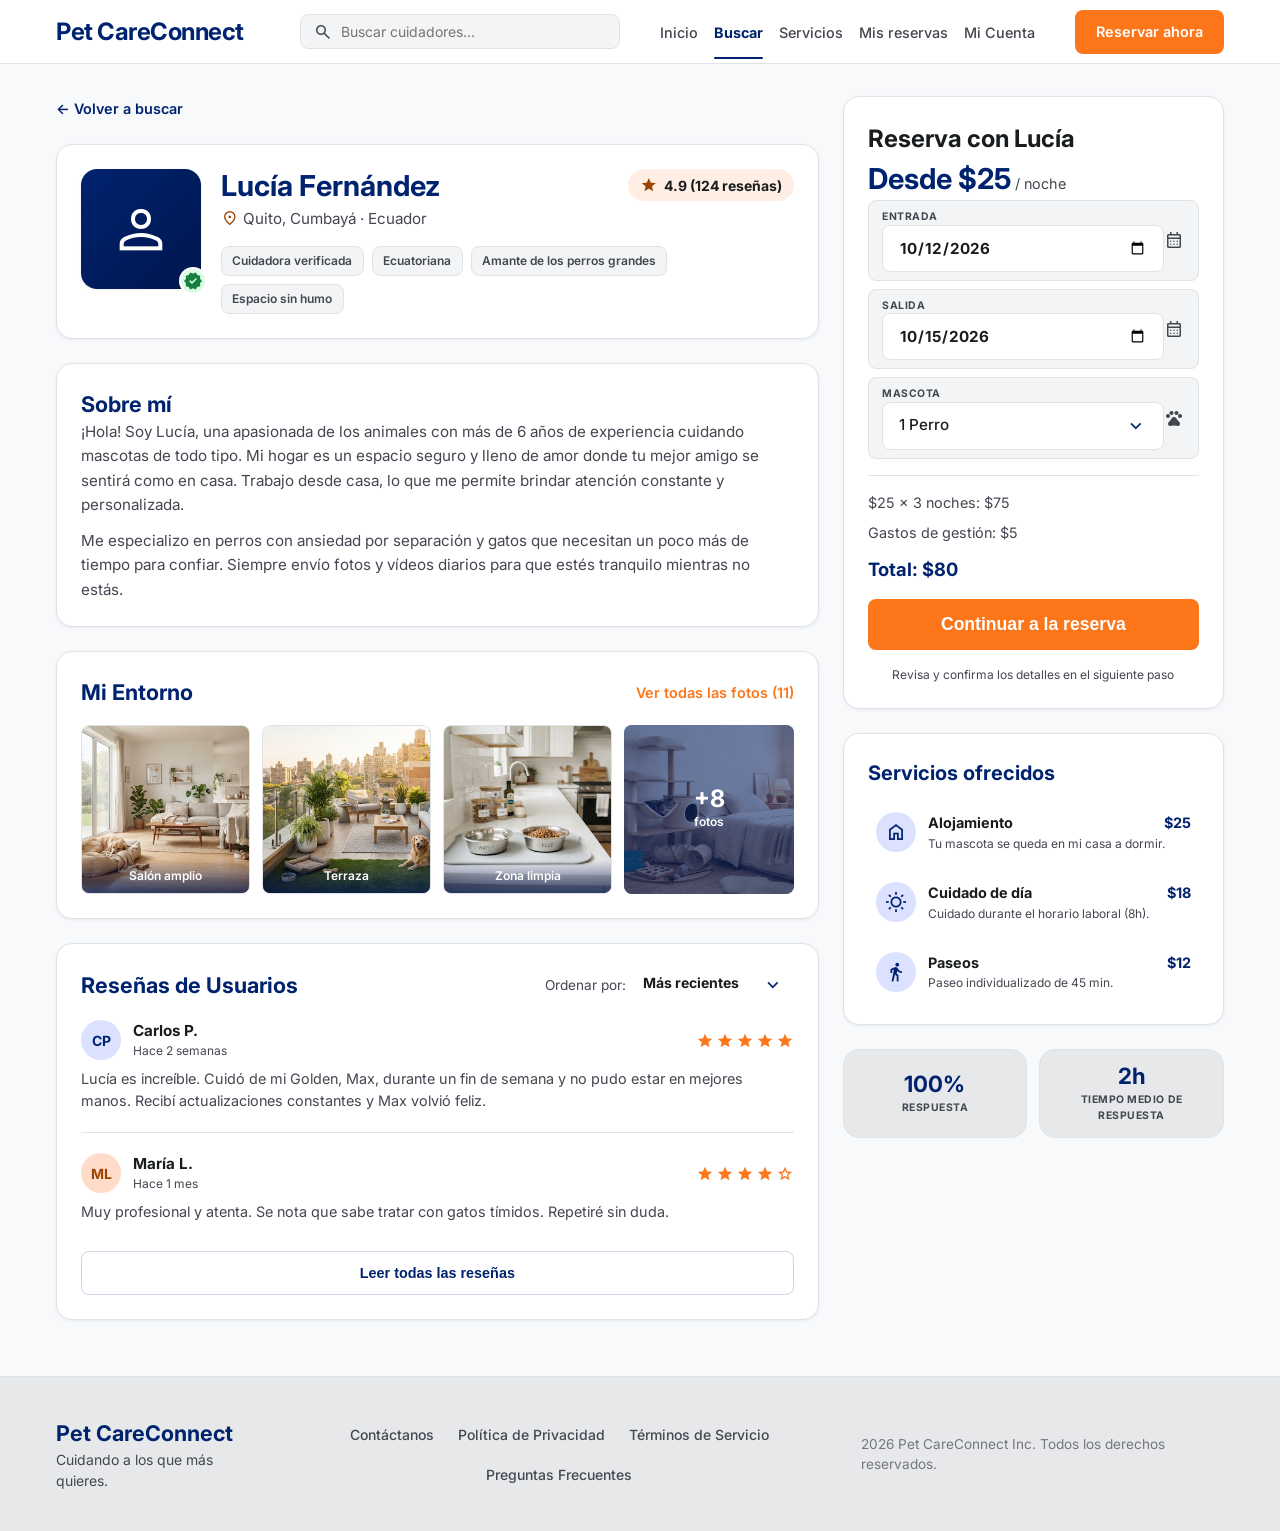
<file: petCareConnect/pages/perfilCuidador.html>
<!DOCTYPE html>
<html lang="es">

<head>
    <meta charset="UTF-8">
    <meta name="viewport" content="width=device-width, initial-scale=1.0">
    <meta name="description" content="Perfil de Lucía Fernández, cuidadora de mascotas en Pet CareConnect.">
    <title>Perfil del Cuidador - Pet CareConnect</title>
    <link rel="icon" href="../assets/images/paw.png" type="image/png">
    <link rel="preconnect" href="https://fonts.googleapis.com">
    <link rel="preconnect" href="https://fonts.gstatic.com" crossorigin>
    <link href="https://fonts.googleapis.com/css2?family=Inter:wght@400;500;600;700;800&display=swap" rel="stylesheet">
    <link href="https://fonts.googleapis.com/css2?family=Material+Symbols+Outlined:wght,FILL@100..700,0..1&display=swap"
        rel="stylesheet">
    <link rel="stylesheet" href="../css/styles.css">
    <script src="../js/toast.js" defer></script>
    <script src="../js/layout.js" defer></script>
    <script src="../js/auth.js" defer></script>
    <script src="../js/bookings.js" defer></script>
    <script src="../js/ui.js" defer></script>
    <script src="../js/customSelect.js" defer></script>
    <script src="../js/perfilCuidador.js" defer></script>
</head>

<body>

    <div id="site-header"></div>

    <div class="container profile-page-wrapper profile-layout-grid">
        <main class="profile-main-content">

            <p class="profile-back-row">
                <a href="buscarCuidadores.html" class="see-all-link profile-back-link">← Volver a buscar</a>
            </p>

            <section aria-labelledby="profile-name" class="card-surface card-padding profile-header-card">
                <div class="profile-header-layout">
                    <div class="profile-avatar-block">
                        <div class="profile-avatar-circle">
                            <span class="material-symbols-outlined avatar-icon">person</span>
                        </div>
                        <span class="material-symbols-outlined profile-verified-badge"
                            title="Cuidadora verificada">verified</span>
                    </div>

                    <div class="profile-header-info">
                        <div class="profile-name-rating-row">
                            <div>
                                <h1 id="profile-name" class="profile-name-title">Lucía Fernández</h1>
                                <p class="profile-location"><span
                                        class="material-symbols-outlined icon">location_on</span> Quito, Cumbayá · Ecuador</p>
                            </div>
                            <div class="profile-rating-badge">
                                <span class="material-symbols-outlined star-icon">star</span>
                                <span class="rating-text">4.9 (124 reseñas)</span>
                            </div>
                        </div>

                        <p class="sr-only">Cuidadora verificada</p>

                        <ul class="profile-tags-list">
                            <li class="profile-tag-pill">Cuidadora verificada</li>
                            <li class="profile-tag-pill">Ecuatoriana</li>
                            <li class="profile-tag-pill">Amante de los perros grandes</li>
                            <li class="profile-tag-pill">Espacio sin humo</li>
                        </ul>
                    </div>
                </div>
            </section>

            <section aria-labelledby="about-title" class="card-surface card-padding profile-section">
                <h2 id="about-title" class="profile-section-title mb-md">Sobre mí</h2>
                <p class="profile-bio-text">¡Hola! Soy Lucía, una apasionada de los animales con más de 6 años de
                    experiencia cuidando mascotas de todo tipo. Mi hogar es un espacio seguro y lleno de amor donde tu
                    mejor amigo se sentirá como en casa. Trabajo desde casa, lo que me permite brindar atención
                    constante y personalizada.</p>
                <p class="profile-bio-text">Me especializo en perros con ansiedad por separación y gatos que necesitan
                    un poco más de tiempo para confiar. Siempre envío fotos y vídeos diarios para que estés tranquilo
                    mientras no estás.</p>
            </section>

            <section aria-labelledby="environment-title" class="card-surface card-padding profile-section">
                <div class="profile-section-header">
                    <h2 id="environment-title" class="profile-section-title">Mi Entorno</h2>
                    <button type="button" class="see-all-link btn-view-gallery">Ver todas las fotos (11)</button>
                </div>
                <div class="environment-grid-placeholder">
                    <figure class="env-placeholder-item env-photo">
                        <img src="../assets/images/salon_amplio.jpg" alt="Salón amplio con espacio para mascotas" class="env-photo-img" width="400" height="400">
                        <figcaption class="env-label">Salón amplio</figcaption>
                    </figure>
                    <figure class="env-placeholder-item env-photo">
                        <img src="../assets/images/terraza.jpg" alt="Terraza segura con vista a la ciudad" class="env-photo-img" width="400" height="400">
                        <figcaption class="env-label">Terraza</figcaption>
                    </figure>
                    <figure class="env-placeholder-item env-photo">
                        <img src="../assets/images/zona_limpia.jpg" alt="Zona limpia de alimentación para mascotas" class="env-photo-img" width="400" height="400">
                        <figcaption class="env-label">Zona limpia</figcaption>
                    </figure>
                    <button type="button" class="env-placeholder-item env-more btn-view-gallery" aria-label="Ver 8 fotos más del entorno">
                        <img src="../assets/images/mas.jpg" alt="" class="env-photo-img" width="400" height="400" aria-hidden="true">
                        <span class="env-more-overlay">
                            <span class="more-count">+8</span>
                            <span class="env-label">fotos</span>
                        </span>
                    </button>
                </div>
            </section>

            <section aria-labelledby="reviews-title" class="card-surface card-padding profile-section">
                <div class="profile-section-header">
                    <h2 id="reviews-title" class="profile-section-title">Reseñas de Usuarios</h2>

                    <form class="reviews-sort-form">
                        <label for="review-sort" class="sort-label">Ordenar por:</label>
                        <select id="review-sort" name="sort" class="sort-select">
                            <option value="recent">Más recientes</option>
                            <option value="top">Mejor puntuadas</option>
                        </select>
                    </form>
                </div>

                <div class="reviews-list">
                    <article class="review-item">
                        <div class="review-header">
                            <div class="review-user-info">
                                <div class="review-avatar avatar-cp">CP</div>
                                <div>
                                    <h3 class="review-username">Carlos P.</h3>
                                    <p class="review-date">Hace 2 semanas</p>
                                </div>
                            </div>
                            <div class="review-stars">
                                <span class="material-symbols-outlined star-filled">star</span>
                                <span class="material-symbols-outlined star-filled">star</span>
                                <span class="material-symbols-outlined star-filled">star</span>
                                <span class="material-symbols-outlined star-filled">star</span>
                                <span class="material-symbols-outlined star-filled">star</span>
                                <span class="sr-only">Valoración: 5 estrellas</span>
                            </div>
                        </div>
                        <p class="review-comment">Lucía es increíble. Cuidó de mi Golden, Max, durante un fin de semana
                            y no pudo estar en mejores manos. Recibí actualizaciones constantes y Max volvió feliz.</p>
                    </article>

                    <article class="review-item">
                        <div class="review-header">
                            <div class="review-user-info">
                                <div class="review-avatar avatar-ml">ML</div>
                                <div>
                                    <h3 class="review-username">María L.</h3>
                                    <p class="review-date">Hace 1 mes</p>
                                </div>
                            </div>
                            <div class="review-stars">
                                <span class="material-symbols-outlined star-filled">star</span>
                                <span class="material-symbols-outlined star-filled">star</span>
                                <span class="material-symbols-outlined star-filled">star</span>
                                <span class="material-symbols-outlined star-filled">star</span>
                                <span class="material-symbols-outlined star-empty">star</span>
                                <span class="sr-only">Valoración: 4 estrellas</span>
                            </div>
                        </div>
                        <p class="review-comment">Muy profesional y atenta. Se nota que sabe tratar con gatos tímidos.
                            Repetiré sin duda.</p>
                    </article>
                </div>

                <button type="button" class="button button-outline read-all-reviews-btn">Leer todas las reseñas</button>
            </section>

        </main>

        <aside aria-labelledby="booking-card-title" class="profile-sidebar-content">
            <section class="card-surface card-padding booking-sticky-card">
                <div class="booking-header">
                    <h2 id="booking-card-title" class="booking-header-title">Reserva con Lucía</h2>
                    <div class="booking-price-tag">
                        <span class="booking-price-val">Desde $25</span>
                        <span class="booking-price-unit">/ noche</span>
                    </div>
                </div>

                <form action="nuevaReserva.html" method="GET" class="booking-form">
                    <input type="hidden" name="sitter" value="lucia-fernandez">
                    <fieldset class="booking-fieldset">
                        <legend class="sr-only">Configurar reserva</legend>

                        <div class="booking-inputs-stack">
                            <div class="booking-input-group">
                                <div class="input-text-block">
                                    <label for="check-in" class="input-label">Entrada</label>
                                    <input type="date" id="check-in" name="check-in" value="2026-10-12" required
                                        class="booking-date-input">
                                </div>
                                <span class="material-symbols-outlined input-icon">calendar_month</span>
                            </div>

                            <div class="booking-input-group">
                                <div class="input-text-block">
                                    <label for="check-out" class="input-label">Salida</label>
                                    <input type="date" id="check-out" name="check-out" value="2026-10-15" required
                                        class="booking-date-input">
                                </div>
                                <span class="material-symbols-outlined input-icon">calendar_month</span>
                            </div>

                            <div class="booking-input-group">
                                <div class="input-text-block">
                                    <label for="pet-quantity" class="input-label">Mascota</label>
                                    <select id="pet-quantity" name="pet-quantity" required class="booking-select-input">
                                        <option value="1">1 Perro</option>
                                        <option value="2">2 Perros</option>
                                    </select>
                                </div>
                                <span class="material-symbols-outlined input-icon">pets</span>
                            </div>
                        </div>

                        <div class="booking-cost-breakdown">
                            <div class="cost-row">
                                <span>$25 x 3 noches: $75</span>
                            </div>
                            <div class="cost-row">
                                <span>Gastos de gestión: $5</span>
                            </div>
                            <div class="cost-row cost-total">
                                <span>Total: $80</span>
                            </div>
                        </div>

                        <button type="submit" class="button button-accent booking-submit-btn">Continuar a la reserva</button>
                        <p class="booking-guarantee-note">Revisa y confirma los detalles en el siguiente paso</p>
                    </fieldset>
                </form>
            </section>

            <section aria-labelledby="services-details-title" class="card-surface card-padding services-sidebar-card">
                <h2 id="services-details-title" class="sidebar-section-title">Servicios ofrecidos</h2>

                <div class="services-list">
                    <article class="service-detail-item">
                        <div class="service-icon-box">
                            <span class="material-symbols-outlined">home</span>
                        </div>
                        <div class="service-text-content">
                            <div class="service-title-row">
                                <h3 class="service-name">Alojamiento</h3>
                                <span class="service-price">$25</span>
                            </div>
                            <p class="service-desc">Tu mascota se queda en mi casa a dormir.</p>
                        </div>
                    </article>

                    <article class="service-detail-item">
                        <div class="service-icon-box">
                            <span class="material-symbols-outlined">wb_sunny</span>
                        </div>
                        <div class="service-text-content">
                            <div class="service-title-row">
                                <h3 class="service-name">Cuidado de día</h3>
                                <span class="service-price">$18</span>
                            </div>
                            <p class="service-desc">Cuidado durante el horario laboral (8h).</p>
                        </div>
                    </article>

                    <article class="service-detail-item">
                        <div class="service-icon-box">
                            <span class="material-symbols-outlined">directions_walk</span>
                        </div>
                        <div class="service-text-content">
                            <div class="service-title-row">
                                <h3 class="service-name">Paseos</h3>
                                <span class="service-price">$12</span>
                            </div>
                            <p class="service-desc">Paseo individualizado de 45 min.</p>
                        </div>
                    </article>
                </div>
            </section>

            <section aria-labelledby="stats-title" class="stats-sidebar-section">
                <h2 id="stats-title" class="sr-only">Estadísticas del cuidador</h2>
                <ul class="stats-grid">
                    <li class="stat-card">
                        <span class="stat-value">100%</span>
                        <span class="stat-label">Respuesta</span>
                    </li>
                    <li class="stat-card">
                        <span class="stat-value">2h</span>
                        <span class="stat-label">Tiempo medio de respuesta</span>
                    </li>
                </ul>
            </section>

        </aside>
    </div>

    <div id="site-footer"></div>

    <div id="site-mobile-nav"></div>

</body>

</html>
</file>
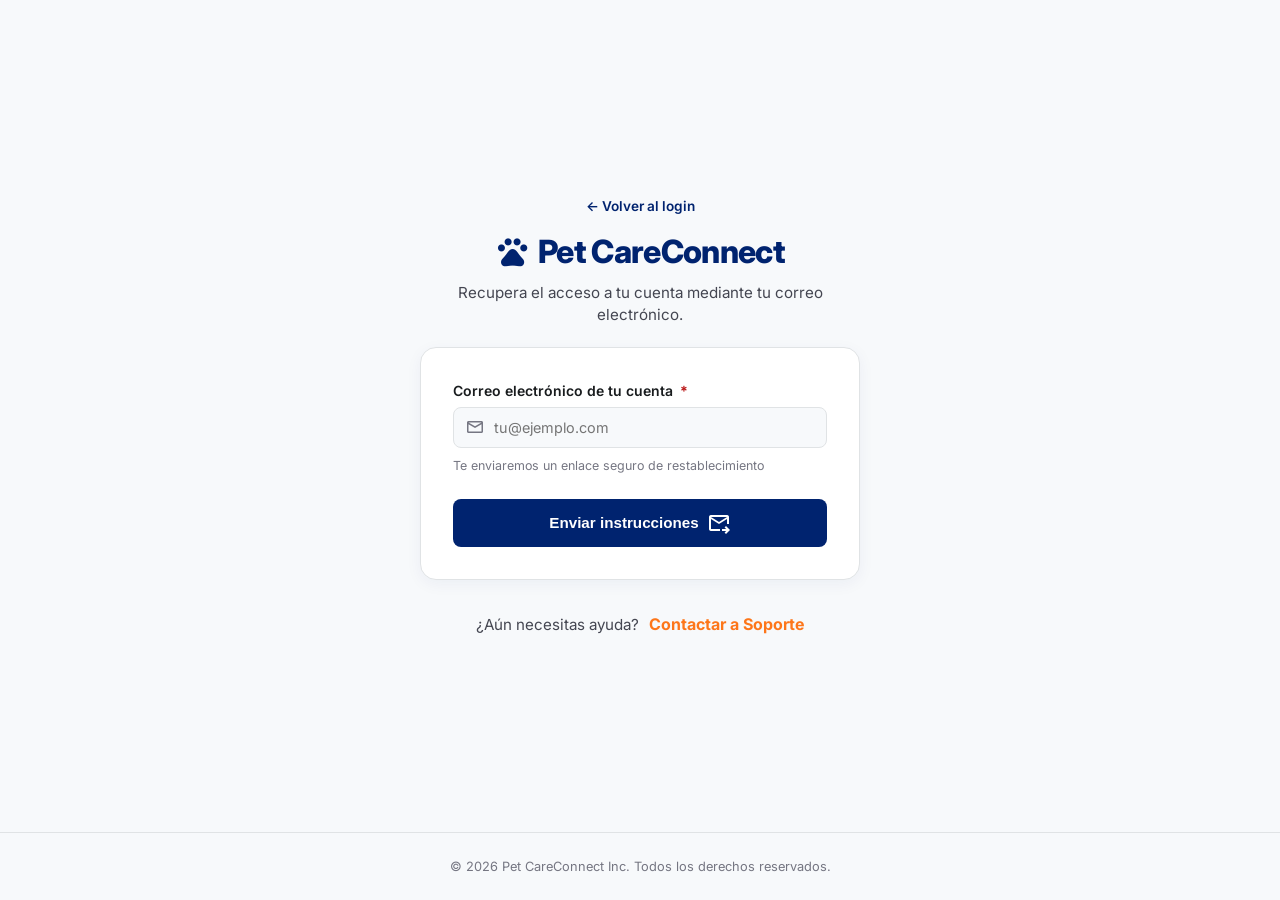
<file: petCareConnect/pages/recuperarPassword.html>
<!DOCTYPE html>
<html lang="es">
<head>
    <meta charset="UTF-8">
    <meta name="viewport" content="width=device-width, initial-scale=1.0">
    <meta name="description" content="Recupera el acceso a tu cuenta de Pet CareConnect.">
    <title>Pet CareConnect - Recuperar Contraseña</title>
    <link rel="icon" href="../assets/images/paw.png" type="image/png">
    <link rel="preconnect" href="https://fonts.googleapis.com">
    <link rel="preconnect" href="https://fonts.gstatic.com" crossorigin>
    <link href="https://fonts.googleapis.com/css2?family=Inter:wght@400;500;600;700;800&display=swap" rel="stylesheet">
    <link href="https://fonts.googleapis.com/css2?family=Material+Symbols+Outlined:wght,FILL@100..700,0..1&display=swap" rel="stylesheet">
    <link rel="stylesheet" href="../css/styles.css">
    <script src="../js/toast.js" defer></script>
    <script src="../js/auth.js" defer></script>
    <script src="../js/forms.js" defer></script>
    <script src="../js/recuperarPassword.js" defer></script>
</head>
<body class="login-page-body">

    <main class="login-main-container">

        <div class="login-wrapper">
            <section aria-labelledby="recovery-title" class="login-header-block">
                <a href="login.html" class="login-back-link">← Volver al login</a>
                <a href="../index.html" class="login-brand-link">
                    <span class="material-symbols-outlined login-logo-icon">pets</span>
                    <h1 id="recovery-title">Pet CareConnect</h1>
                </a>
                <p id="recoveryDesc">Recupera el acceso a tu cuenta mediante tu correo electrónico.</p>

                <div class="card-surface login-card-container" id="recoveryCard">

                    <form action="#" method="POST" id="recoveryForm" novalidate>
                        <fieldset class="login-fieldset">
                            <legend class="sr-only">Formulario de recuperación de contraseña</legend>

                            <div class="login-form-item">
                                <label for="rec-email">Correo electrónico de tu cuenta <span class="required-mark" aria-hidden="true">*</span></label>
                                <div class="input-icon-wrapper">
                                    <span class="material-symbols-outlined input-left-icon">mail</span>
                                    <input
                                        type="email"
                                        id="rec-email"
                                        class="login-input"
                                        name="email"
                                        placeholder="tu@ejemplo.com"
                                        autocomplete="email"
                                        required
                                        aria-required="true"
                                        aria-invalid="false"
                                        aria-describedby="rec-email-error">
                                </div>
                                <span class="input-hint">Te enviaremos un enlace seguro de restablecimiento</span>
                                <div id="rec-email-error" class="field-error" role="alert"></div>
                            </div>

                            <button type="submit" class="login-submit-btn" id="recSubmitBtn">
                                <span>Enviar instrucciones</span>
                                <span class="material-symbols-outlined">forward_to_inbox</span>
                            </button>
                        </fieldset>
                    </form>

                    <div id="recoverySuccessState" class="recovery-success-box" style="display: none;">
                        <span class="material-symbols-outlined recovery-success-icon">check_circle</span>
                        <h2 style="font-size: 1.25rem; font-weight: 700; color: var(--primary); margin: 0;">¡Instrucciones enviadas!</h2>
                        <p style="font-size: 0.9rem; color: var(--text-muted); line-height: 1.5; margin: 0;">
                            Hemos enviado un enlace seguro para restablecer tu contraseña a <strong id="sentEmailPlaceholder" style="color: var(--text-main);"></strong>.
                        </p>
                        <div style="background: var(--surface-low); border: 1px solid var(--border); border-radius: var(--radius-md); padding: 0.75rem; font-size: 0.8rem; color: var(--text-light); text-align: left; width: 100%;">
                            💡 Si no lo encuentras en unos minutos, revisa tu carpeta de correo no deseado (spam).
                        </div>
                        <div style="display: flex; flex-direction: column; gap: 0.5rem; width: 100%; margin-top: 0.5rem;">
                            <a href="login.html" class="button button-primary" style="width: 100%;">Volver a Iniciar sesión</a>
                            <button type="button" id="btnResend" class="button button-outline-full" style="margin-top: 0;">Reenviar correo</button>
                        </div>
                    </div>
                </div>
            </section>

            <section aria-labelledby="need-help-title" class="register-prompt-section">
                <h2 id="need-help-title">¿Aún necesitas ayuda?</h2>
                <a href="#" onclick="event.preventDefault(); window.showToast('Contacta con soporte en soporte@petcareconnect.com', 'info');">Contactar a Soporte</a>
            </section>
        </div>

    </main>

    <footer class="login-footer">
        <p>© 2026 Pet CareConnect Inc. Todos los derechos reservados.</p>
    </footer>

</body>
</html>
</file>
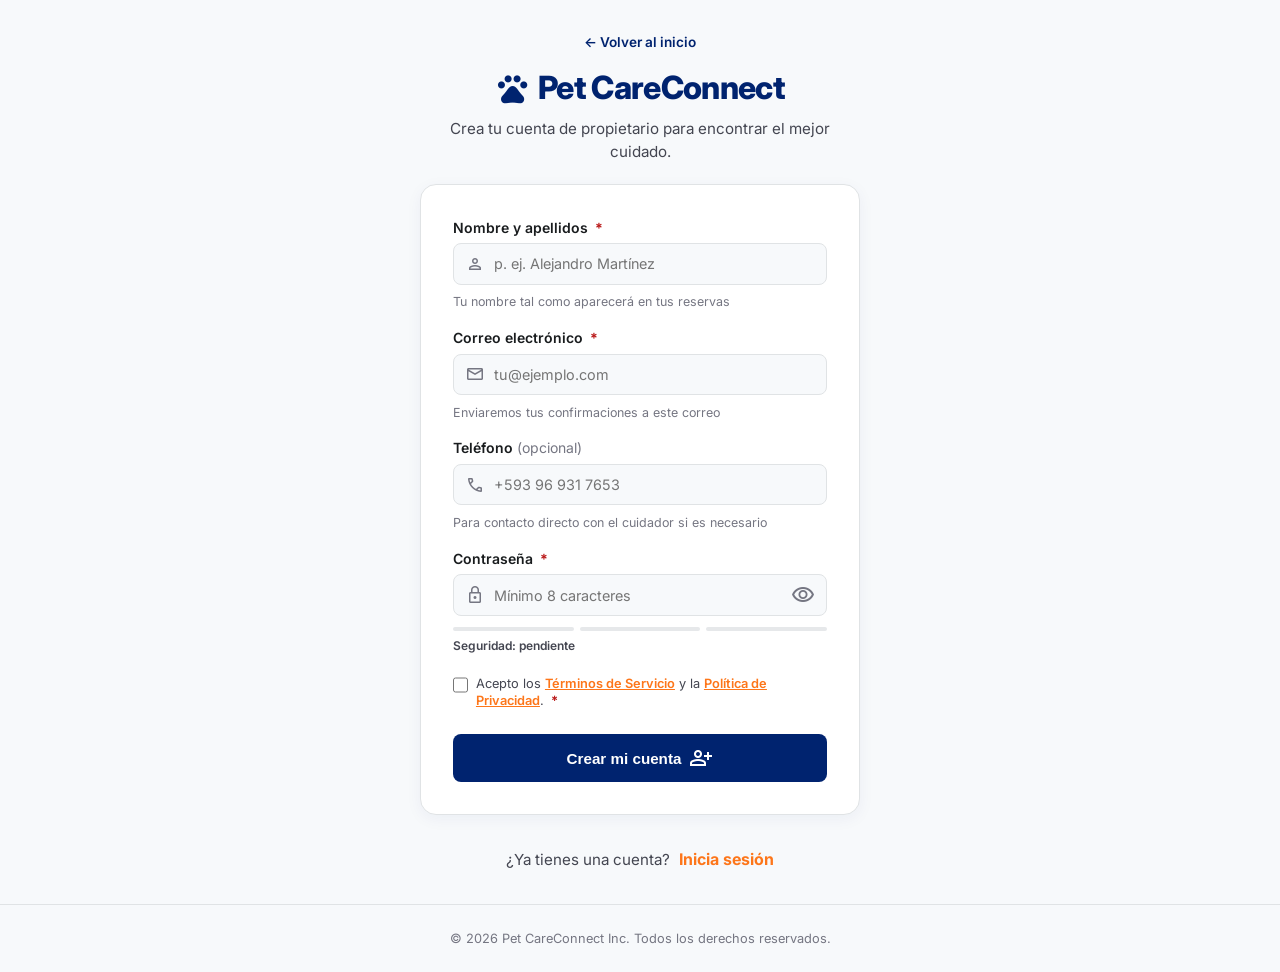
<file: petCareConnect/pages/registro.html>
<!DOCTYPE html>
<html lang="es">
<head>
    <meta charset="UTF-8">
    <meta name="viewport" content="width=device-width, initial-scale=1.0">
    <meta name="description" content="Regístrate gratis en Pet CareConnect para encontrar cuidadores de confianza y gestionar tus reservas.">
    <title>Pet CareConnect - Crear Cuenta</title>
    <link rel="icon" href="../assets/images/paw.png" type="image/png">
    <link rel="preconnect" href="https://fonts.googleapis.com">
    <link rel="preconnect" href="https://fonts.gstatic.com" crossorigin>
    <link href="https://fonts.googleapis.com/css2?family=Inter:wght@400;500;600;700;800&display=swap" rel="stylesheet">
    <link href="https://fonts.googleapis.com/css2?family=Material+Symbols+Outlined:wght,FILL@100..700,0..1&display=swap" rel="stylesheet">
    <link rel="stylesheet" href="../css/styles.css">
    <script src="../js/toast.js" defer></script>
    <script src="../js/layout.js" defer></script>
    <script src="../js/auth.js" defer></script>
    <script src="../js/forms.js" defer></script>
    <script src="../js/registro.js" defer></script>
</head>
<body class="login-page-body">

    <main class="login-main-container">

        <div class="login-wrapper">
            <section aria-labelledby="register-page-title" class="login-header-block">
                <a href="../index.html" class="login-back-link">← Volver al inicio</a>
                <a href="../index.html" class="login-brand-link">
                    <span class="material-symbols-outlined login-logo-icon">pets</span>
                    <h1 id="register-page-title">Pet CareConnect</h1>
                </a>
                <p>Crea tu cuenta de propietario para encontrar el mejor cuidado.</p>

                <div class="card-surface login-card-container">
                    <form action="#" method="POST" id="registerForm" novalidate>
                        <fieldset class="login-fieldset">
                            <legend class="sr-only">Formulario de registro de usuario</legend>

                            <div class="login-form-item">
                                <label for="reg-name">Nombre y apellidos <span class="required-mark" aria-hidden="true">*</span></label>
                                <div class="input-icon-wrapper">
                                    <span class="material-symbols-outlined input-left-icon">person</span>
                                    <input
                                        type="text"
                                        id="reg-name"
                                        class="login-input"
                                        name="name"
                                        placeholder="p. ej. Alejandro Martínez"
                                        autocomplete="name"
                                        minlength="2"
                                        required
                                        aria-required="true"
                                        aria-invalid="false"
                                        aria-describedby="name-error">
                                </div>
                                <span class="input-hint">Tu nombre tal como aparecerá en tus reservas</span>
                                <div id="name-error" class="field-error" role="alert"></div>
                            </div>

                            <div class="login-form-item">
                                <label for="reg-email">Correo electrónico <span class="required-mark" aria-hidden="true">*</span></label>
                                <div class="input-icon-wrapper">
                                    <span class="material-symbols-outlined input-left-icon">mail</span>
                                    <input
                                        type="email"
                                        id="reg-email"
                                        class="login-input"
                                        name="email"
                                        placeholder="tu@ejemplo.com"
                                        autocomplete="email"
                                        required
                                        aria-required="true"
                                        aria-invalid="false"
                                        aria-describedby="email-error">
                                </div>
                                <span class="input-hint">Enviaremos tus confirmaciones a este correo</span>
                                <div id="email-error" class="field-error" role="alert"></div>
                            </div>

                            <div class="login-form-item">
                                <label for="reg-phone">Teléfono <span style="font-weight: 400; color: var(--text-light);">(opcional)</span></label>
                                <div class="input-icon-wrapper">
                                    <span class="material-symbols-outlined input-left-icon">phone</span>
                                    <input
                                        type="tel"
                                        id="reg-phone"
                                        class="login-input"
                                        name="phone"
                                        placeholder="+593 96 931 7653"
                                        autocomplete="tel"
                                        aria-invalid="false"
                                        aria-describedby="phone-error">
                                </div>
                                <span class="input-hint">Para contacto directo con el cuidador si es necesario</span>
                                <div id="phone-error" class="field-error" role="alert"></div>
                            </div>

                            <div class="login-form-item">
                                <label for="reg-password">Contraseña <span class="required-mark" aria-hidden="true">*</span></label>
                                <div class="input-icon-wrapper">
                                    <span class="material-symbols-outlined input-left-icon">lock</span>
                                    <input
                                        type="password"
                                        id="reg-password"
                                        class="login-input"
                                        name="password"
                                        placeholder="Mínimo 8 caracteres"
                                        autocomplete="new-password"
                                        minlength="8"
                                        required
                                        aria-required="true"
                                        aria-invalid="false"
                                        aria-describedby="pass-error">
                                    <button type="button" class="toggle-password-btn" aria-controls="reg-password" aria-label="Mostrar u ocultar contraseña">
                                        <span class="material-symbols-outlined" id="passwordIcon">visibility</span>
                                    </button>
                                </div>

                                <div class="password-strength-container" id="strengthContainer" aria-live="polite">
                                    <div class="password-strength-bars">
                                        <div class="strength-bar-segment segment-1"></div>
                                        <div class="strength-bar-segment segment-2"></div>
                                        <div class="strength-bar-segment segment-3"></div>
                                    </div>
                                    <div class="password-strength-text" id="strengthText">Seguridad: pendiente</div>
                                </div>

                                <div id="pass-error" class="field-error" role="alert"></div>
                            </div>

                            <div class="auth-terms-item">
                                <input type="checkbox" id="reg-terms" name="terms" required aria-required="true" aria-describedby="terms-error">
                                <label for="reg-terms">
                                    Acepto los <a href="#footer-terms" data-footer-modal="terms">Términos de Servicio</a> y la <a href="#footer-privacy" data-footer-modal="privacy">Política de Privacidad</a>. <span class="required-mark" aria-hidden="true">*</span>
                                </label>
                            </div>
                            <div id="terms-error" class="field-error" role="alert" style="margin-left: 1.5rem;"></div>

                            <button type="submit" class="login-submit-btn" id="regSubmitBtn">
                                <span>Crear mi cuenta</span>
                                <span class="material-symbols-outlined">person_add</span>
                            </button>
                        </fieldset>
                    </form>
                </div>
            </section>

            <section aria-labelledby="already-account-title" class="register-prompt-section">
                <h2 id="already-account-title">¿Ya tienes una cuenta?</h2>
                <a href="login.html">Inicia sesión</a>
            </section>
        </div>

    </main>

    <footer class="login-footer">
        <p>© 2026 Pet CareConnect Inc. Todos los derechos reservados.</p>
    </footer>

</body>
</html>
</file>
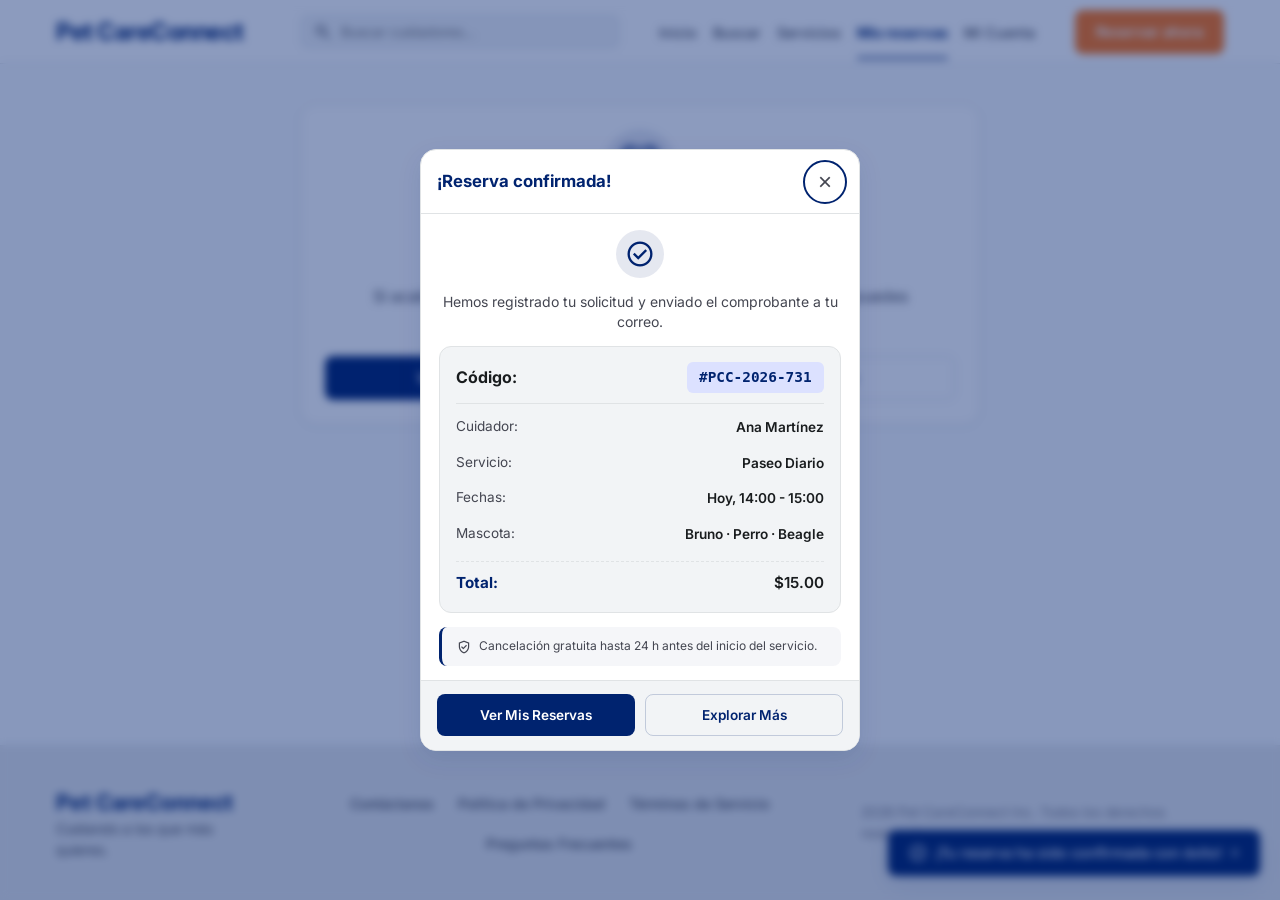
<file: petCareConnect/pages/reservaConfirmada.html>
<!DOCTYPE html>
<html lang="es">
<head>
    <meta charset="UTF-8">
    <meta name="viewport" content="width=device-width, initial-scale=1.0">
    <meta name="description" content="Reserva confirmada con éxito en Pet CareConnect.">
    <title>Reserva Confirmada - Pet CareConnect</title>
    <link rel="icon" href="../assets/images/paw.png" type="image/png">
    <link rel="preconnect" href="https://fonts.googleapis.com">
    <link rel="preconnect" href="https://fonts.gstatic.com" crossorigin>
    <link href="https://fonts.googleapis.com/css2?family=Inter:wght@400;500;600;700;800&display=swap" rel="stylesheet">
    <link href="https://fonts.googleapis.com/css2?family=Material+Symbols+Outlined:wght,FILL@100..700,0..1&display=swap" rel="stylesheet">
    <link rel="stylesheet" href="../css/styles.css">
    <script src="../js/toast.js" defer></script>
    <script src="../js/layout.js" defer></script>
    <script src="../js/auth.js" defer></script>
    <script src="../js/bookings.js" defer></script>
    <script src="../js/ui.js" defer></script>
    <script src="../js/confirmacionModal.js" defer></script>
    <script src="../js/reservaConfirmada.js" defer></script>
</head>
<body>

    <div id="site-header"></div>

    <main class="container confirmation-page-container">
        <section class="card-surface card-padding confirmation-fallback-card" aria-labelledby="confirm-page-title">
            <div class="confirmation-icon-circle">
                <span class="material-symbols-outlined">event_available</span>
            </div>
            <div class="confirmation-heading">
                <h1 id="confirm-page-title" class="bookings-title">Confirmación de reserva</h1>
                <p class="bookings-subtitle">Si acabas de reservar, el resumen aparece en el modal. También puedes revisar tu historial.</p>
            </div>
            <div class="confirmation-actions">
                <a href="misReservas.html" class="button button-primary">Ver Mis Reservas</a>
                <a href="nuevaReserva.html" class="button button-outline">Nueva Reserva</a>
            </div>
        </section>
    </main>

    <div id="site-footer"></div>
    <div id="site-mobile-nav"></div>

</body>
</html>
</file>
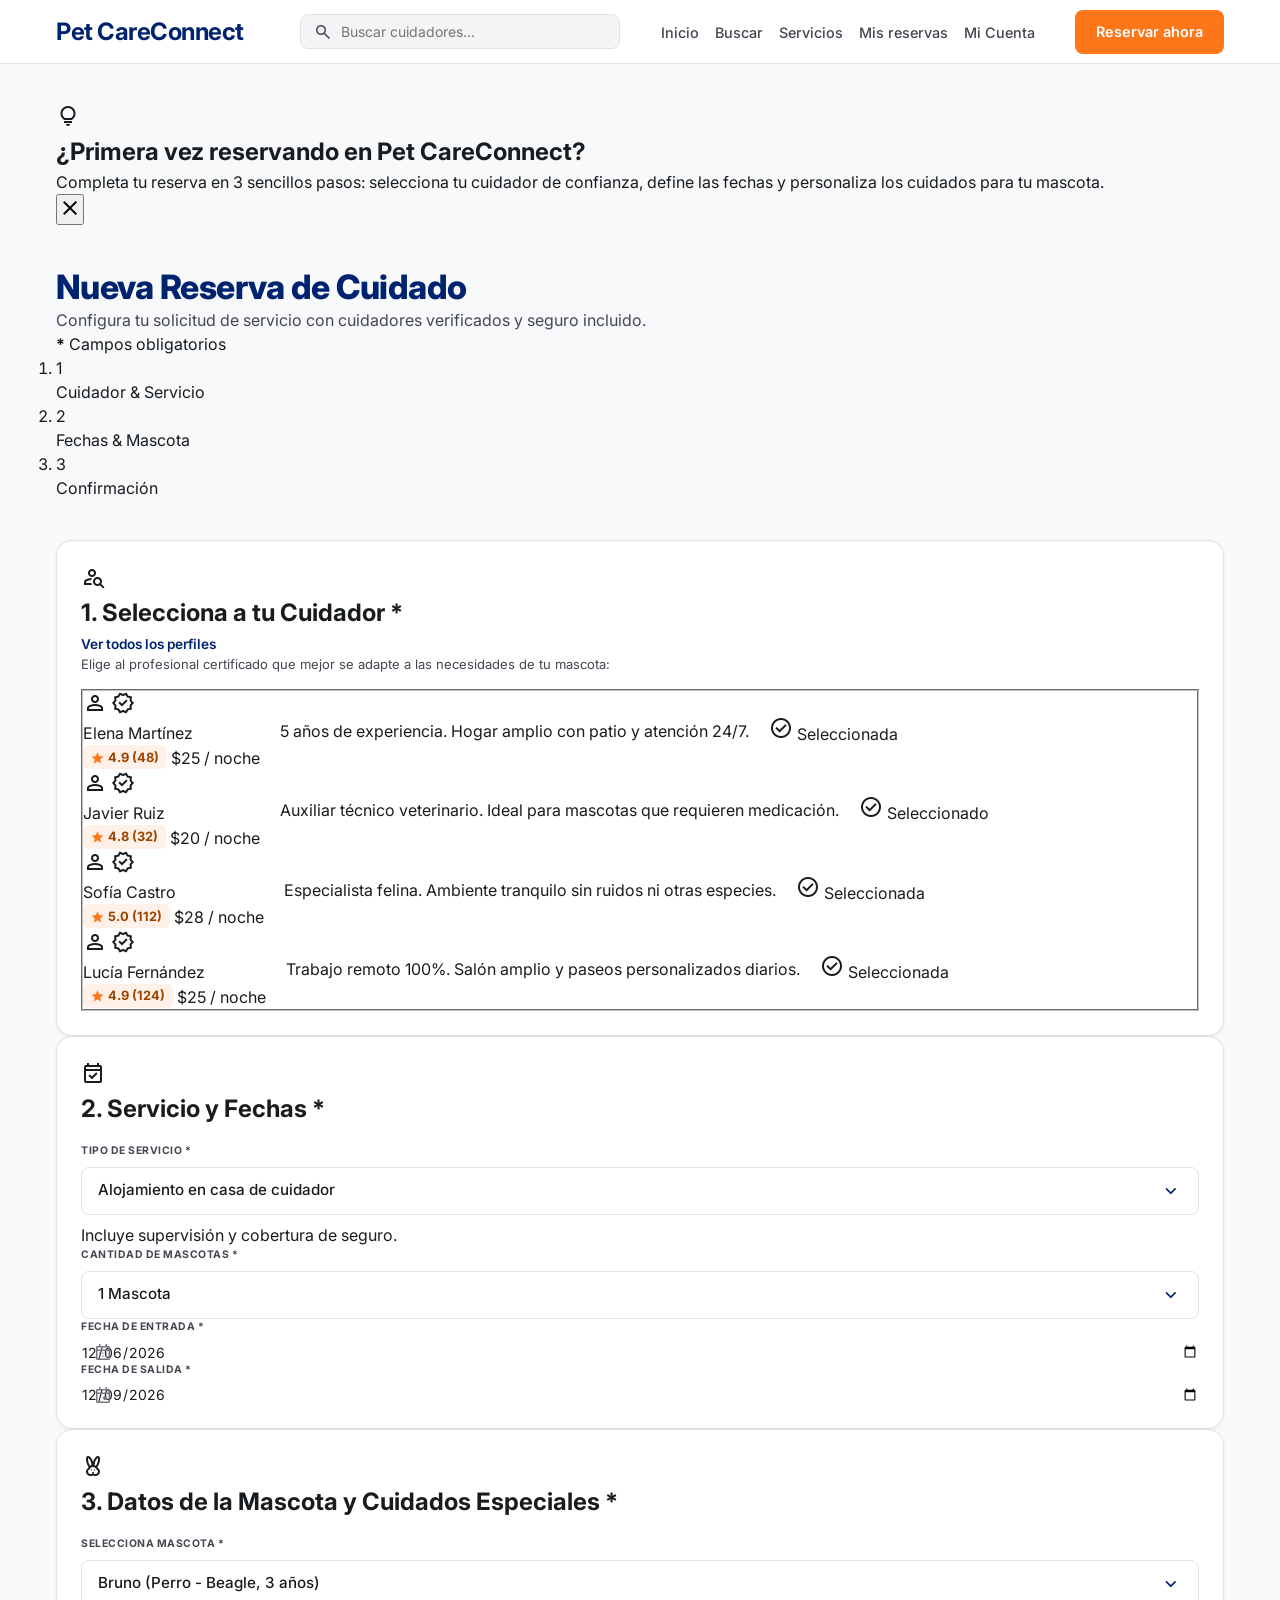
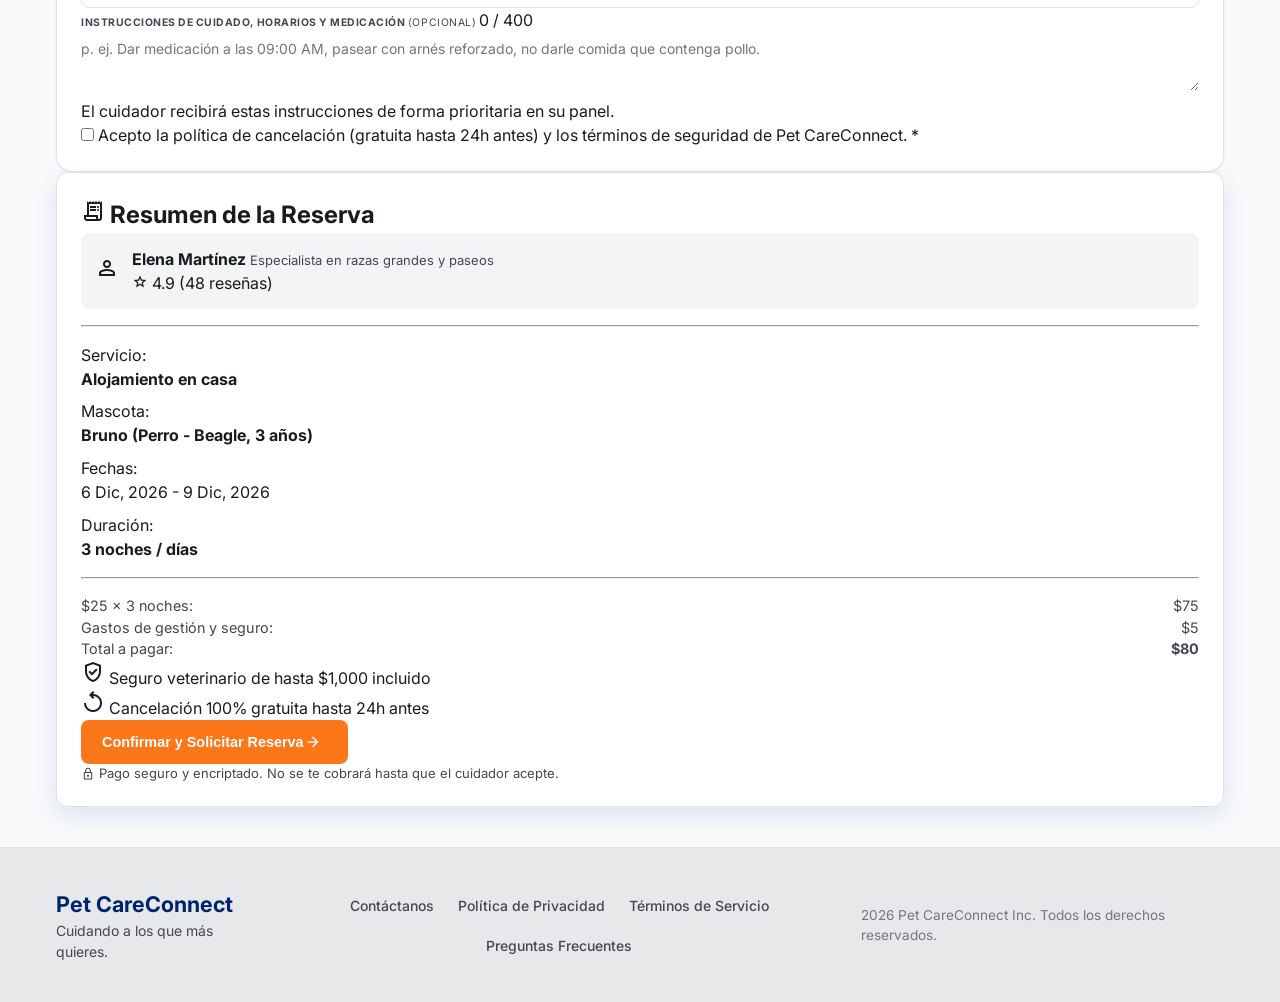
<file: petCareConnect/pages/reservar.html>
<!DOCTYPE html>
<html lang="es">
<head>
    <meta charset="UTF-8">
    <meta name="viewport" content="width=device-width, initial-scale=1.0">
    <meta name="description" content="Reserva servicios profesionales de cuidado, paseos y alojamiento para tu mascota en Pet CareConnect.">
    <title>Reservar Servicio | Pet CareConnect</title>
    <link rel="icon" href="../assets/images/paw.png" type="image/png">
    <link rel="preconnect" href="https://fonts.googleapis.com">
    <link rel="preconnect" href="https://fonts.gstatic.com" crossorigin>
    <link href="https://fonts.googleapis.com/css2?family=Inter:wght@400;500;600;700;800&display=swap" rel="stylesheet">
    <link href="https://fonts.googleapis.com/css2?family=Material+Symbols+Outlined:wght,FILL@100..700,0..1&display=swap" rel="stylesheet">
    <link rel="stylesheet" href="../css/styles.css">
    <script src="../js/toast.js" defer></script>
    <script src="../js/layout.js" defer></script>
    <script src="../js/auth.js" defer></script>
    <script src="../js/ui.js" defer></script>
    <script src="../js/confirmacionModal.js" defer></script>
    <script src="../js/customSelect.js" defer></script>
    <script src="../js/reservar.js" defer></script>
</head>
<body>

    <div id="site-header"></div>

    <main class="container booking-flow-wrapper" id="main-content">

        <aside class="onboarding-guide-banner" id="onboardingBanner" aria-labelledby="onboarding-heading">
            <div class="onboarding-content">
                <div class="onboarding-icon-box" aria-hidden="true">
                    <span class="material-symbols-outlined">lightbulb</span>
                </div>
                <div class="onboarding-text">
                    <h2 id="onboarding-heading" class="onboarding-title">¿Primera vez reservando en Pet CareConnect?</h2>
                    <p class="onboarding-desc">Completa tu reserva en 3 sencillos pasos: selecciona tu cuidador de confianza, define las fechas y personaliza los cuidados para tu mascota.</p>
                </div>
            </div>
            <button type="button" class="onboarding-dismiss-btn" id="btnDismissOnboarding" aria-label="Cerrar guía de inicio rápido">
                <span class="material-symbols-outlined" aria-hidden="true">close</span>
            </button>
        </aside>

        <header class="booking-page-header">
            <div class="booking-page-title-row">
                <div>
                    <h1 class="heading-xl">Nueva Reserva de Cuidado</h1>
                    <p class="text-body text-muted">Configura tu solicitud de servicio con cuidadores verificados y seguro incluido.</p>
                </div>
                <div class="required-legend" aria-hidden="true">
                    <span><strong class="required-asterisk">*</strong> Campos obligatorios</span>
                </div>
            </div>

            <nav aria-label="Progreso de la reserva" class="booking-stepper-nav">
                <ol class="booking-stepper-list">
                    <li class="stepper-step is-active" id="step-nav-1" aria-current="step">
                        <div class="step-circle"><span class="step-num">1</span></div>
                        <span class="step-label">Cuidador & Servicio</span>
                    </li>
                    <li class="stepper-step" id="step-nav-2">
                        <div class="step-circle"><span class="step-num">2</span></div>
                        <span class="step-label">Fechas & Mascota</span>
                    </li>
                    <li class="stepper-step" id="step-nav-3">
                        <div class="step-circle"><span class="step-num">3</span></div>
                        <span class="step-label">Confirmación</span>
                    </li>
                </ol>
            </nav>
        </header>

        <form id="reservationForm" class="booking-main-grid" novalidate>

            <div class="booking-form-sections">

                <section class="card-surface card-padding booking-section-card" aria-labelledby="sec-sitter-title">
                    <div class="section-title-header">
                        <div class="section-title-left">
                            <span class="material-symbols-outlined section-icon" aria-hidden="true">person_search</span>
                            <h2 id="sec-sitter-title" class="section-heading">1. Selecciona a tu Cuidador <span class="required-asterisk" title="Obligatorio">*</span></h2>
                        </div>
                        <a href="buscarCuidadores.html" class="see-all-link" style="font-size: 0.85rem;">Ver todos los perfiles</a>
                    </div>
                    <p class="text-small text-muted mb-md">Elige al profesional certificado que mejor se adapte a las necesidades de tu mascota:</p>

                    <fieldset class="sitter-selector-fieldset">
                        <legend class="sr-only">Cuidadores disponibles para reserva directa</legend>
                        <div class="sitter-cards-grid" role="radiogroup" aria-labelledby="sec-sitter-title" id="sitterRadioGroup">

                            <label class="sitter-select-card is-selected" for="sitter-elena">
                                <input type="radio" name="selected_sitter" id="sitter-elena" value="Elena Martínez" data-price="25" data-rating="4.9" data-reviews="48" data-specialty="Especialista en razas grandes y paseos" checked class="sitter-radio-input" aria-required="true">
                                <div class="sitter-card-body">
                                    <div class="sitter-card-top">
                                        <div class="sitter-avatar-wrap">
                                            <span class="material-symbols-outlined sitter-avatar-icon" aria-hidden="true">person</span>
                                            <span class="verified-mini-badge" title="Verificado"><span class="material-symbols-outlined">verified</span></span>
                                        </div>
                                        <div class="sitter-info-text">
                                            <span class="sitter-name-title">Elena Martínez</span>
                                            <div class="sitter-meta-badges">
                                                <span class="sitter-rating-pill"><span class="material-symbols-outlined star-icon">star</span> 4.9 (48)</span>
                                                <span class="sitter-price-tag">$25 / noche</span>
                                            </div>
                                        </div>
                                    </div>
                                    <p class="sitter-brief">5 años de experiencia. Hogar amplio con patio y atención 24/7.</p>
                                    <div class="sitter-selected-indicator" aria-hidden="true">
                                        <span class="material-symbols-outlined check-icon">check_circle</span>
                                        <span>Seleccionada</span>
                                    </div>
                                </div>
                            </label>

                            <label class="sitter-select-card" for="sitter-javier">
                                <input type="radio" name="selected_sitter" id="sitter-javier" value="Javier Ruiz" data-price="20" data-rating="4.8" data-reviews="32" data-specialty="Auxiliar veterinario y medicación" class="sitter-radio-input" aria-required="true">
                                <div class="sitter-card-body">
                                    <div class="sitter-card-top">
                                        <div class="sitter-avatar-wrap">
                                            <span class="material-symbols-outlined sitter-avatar-icon" aria-hidden="true">person</span>
                                            <span class="verified-mini-badge" title="Verificado"><span class="material-symbols-outlined">verified</span></span>
                                        </div>
                                        <div class="sitter-info-text">
                                            <span class="sitter-name-title">Javier Ruiz</span>
                                            <div class="sitter-meta-badges">
                                                <span class="sitter-rating-pill"><span class="material-symbols-outlined star-icon">star</span> 4.8 (32)</span>
                                                <span class="sitter-price-tag">$20 / noche</span>
                                            </div>
                                        </div>
                                    </div>
                                    <p class="sitter-brief">Auxiliar técnico veterinario. Ideal para mascotas que requieren medicación.</p>
                                    <div class="sitter-selected-indicator" aria-hidden="true">
                                        <span class="material-symbols-outlined check-icon">check_circle</span>
                                        <span>Seleccionado</span>
                                    </div>
                                </div>
                            </label>

                            <label class="sitter-select-card" for="sitter-sofia">
                                <input type="radio" name="selected_sitter" id="sitter-sofia" value="Sofía Castro" data-price="28" data-rating="5.0" data-reviews="112" data-specialty="Experta en gatos y cuidado felino" class="sitter-radio-input" aria-required="true">
                                <div class="sitter-card-body">
                                    <div class="sitter-card-top">
                                        <div class="sitter-avatar-wrap">
                                            <span class="material-symbols-outlined sitter-avatar-icon" aria-hidden="true">person</span>
                                            <span class="verified-mini-badge" title="Verificado"><span class="material-symbols-outlined">verified</span></span>
                                        </div>
                                        <div class="sitter-info-text">
                                            <span class="sitter-name-title">Sofía Castro</span>
                                            <div class="sitter-meta-badges">
                                                <span class="sitter-rating-pill"><span class="material-symbols-outlined star-icon">star</span> 5.0 (112)</span>
                                                <span class="sitter-price-tag">$28 / noche</span>
                                            </div>
                                        </div>
                                    </div>
                                    <p class="sitter-brief">Especialista felina. Ambiente tranquilo sin ruidos ni otras especies.</p>
                                    <div class="sitter-selected-indicator" aria-hidden="true">
                                        <span class="material-symbols-outlined check-icon">check_circle</span>
                                        <span>Seleccionada</span>
                                    </div>
                                </div>
                            </label>

                            <label class="sitter-select-card" for="sitter-lucia">
                                <input type="radio" name="selected_sitter" id="sitter-lucia" value="Lucía Fernández" data-price="25" data-rating="4.9" data-reviews="124" data-specialty="Ansiedad por separación y cachorros" class="sitter-radio-input" aria-required="true">
                                <div class="sitter-card-body">
                                    <div class="sitter-card-top">
                                        <div class="sitter-avatar-wrap">
                                            <span class="material-symbols-outlined sitter-avatar-icon" aria-hidden="true">person</span>
                                            <span class="verified-mini-badge" title="Verificado"><span class="material-symbols-outlined">verified</span></span>
                                        </div>
                                        <div class="sitter-info-text">
                                            <span class="sitter-name-title">Lucía Fernández</span>
                                            <div class="sitter-meta-badges">
                                                <span class="sitter-rating-pill"><span class="material-symbols-outlined star-icon">star</span> 4.9 (124)</span>
                                                <span class="sitter-price-tag">$25 / noche</span>
                                            </div>
                                        </div>
                                    </div>
                                    <p class="sitter-brief">Trabajo remoto 100%. Salón amplio y paseos personalizados diarios.</p>
                                    <div class="sitter-selected-indicator" aria-hidden="true">
                                        <span class="material-symbols-outlined check-icon">check_circle</span>
                                        <span>Seleccionada</span>
                                    </div>
                                </div>
                            </label>

                        </div>
                    </fieldset>
                </section>

                <section class="card-surface card-padding booking-section-card" aria-labelledby="sec-service-title">
                    <div class="section-title-left mb-md">
                        <span class="material-symbols-outlined section-icon" aria-hidden="true">event_available</span>
                        <h2 id="sec-service-title" class="section-heading">2. Servicio y Fechas <span class="required-asterisk" title="Obligatorio">*</span></h2>
                    </div>

                    <div class="booking-form-row two-cols">

                        <div class="form-group">
                            <label for="booking-service" class="input-label">
                                Tipo de Servicio <span class="required-asterisk">*</span>
                            </label>
                            <div class="input-icon-wrapper">
                                <span class="material-symbols-outlined input-left-icon" aria-hidden="true">home_work</span>
                                <select id="booking-service" name="service" class="form-control select-with-icon" required aria-required="true" aria-describedby="service-desc">
                                    <option value="Alojamiento en casa" data-multiplier="1" selected>Alojamiento en casa de cuidador</option>
                                    <option value="Paseos diarios" data-multiplier="0.6">Paseos diarios (45 min)</option>
                                    <option value="Guardería de día" data-multiplier="0.8">Guardería de día (8h)</option>
                                    <option value="Cuidado a domicilio" data-multiplier="1.1">Cuidado en mi domicilio</option>
                                    <option value="Peluquería y Spa" data-multiplier="1.2">Peluquería & Spa de mascotas</option>
                                </select>
                            </div>
                            <span id="service-desc" class="text-hint">Incluye supervisión y cobertura de seguro.</span>
                        </div>

                        <div class="form-group">
                            <label for="booking-pets-count" class="input-label">
                                Cantidad de mascotas <span class="required-asterisk">*</span>
                            </label>
                            <div class="input-icon-wrapper">
                                <span class="material-symbols-outlined input-left-icon" aria-hidden="true">pets</span>
                                <select id="booking-pets-count" name="pets_count" class="form-control select-with-icon" required aria-required="true">
                                    <option value="1" selected>1 Mascota</option>
                                    <option value="2">2 Mascotas (+50% desc. en 2da)</option>
                                    <option value="3">3 Mascotas</option>
                                </select>
                            </div>
                        </div>
                    </div>

                    <div class="booking-form-row two-cols mt-md">

                        <div class="form-group">
                            <label for="booking-date-start" class="input-label">
                                Fecha de Entrada <span class="required-asterisk">*</span>
                            </label>
                            <div class="input-icon-wrapper">
                                <span class="material-symbols-outlined input-left-icon" aria-hidden="true">calendar_month</span>
                                <input type="date" id="booking-date-start" name="date_start" class="form-control input-with-icon" required aria-required="true" aria-describedby="date-start-error">
                            </div>
                            <div id="date-start-error" class="field-error" role="alert">
                                <span class="material-symbols-outlined" style="font-size: 14px;">error</span>
                                <span>Selecciona una fecha válida a partir de hoy</span>
                            </div>
                        </div>

                        <div class="form-group">
                            <label for="booking-date-end" class="input-label">
                                Fecha de Salida <span class="required-asterisk">*</span>
                            </label>
                            <div class="input-icon-wrapper">
                                <span class="material-symbols-outlined input-left-icon" aria-hidden="true">event</span>
                                <input type="date" id="booking-date-end" name="date_end" class="form-control input-with-icon" required aria-required="true" aria-describedby="date-end-error">
                            </div>
                            <div id="date-end-error" class="field-error" role="alert">
                                <span class="material-symbols-outlined" style="font-size: 14px;">error</span>
                                <span>La fecha de salida debe ser posterior a la de entrada</span>
                            </div>
                        </div>
                    </div>
                </section>

                <section class="card-surface card-padding booking-section-card" aria-labelledby="sec-pet-title">
                    <div class="section-title-left mb-md">
                        <span class="material-symbols-outlined section-icon" aria-hidden="true">cruelty_free</span>
                        <h2 id="sec-pet-title" class="section-heading">3. Datos de la Mascota y Cuidados Especiales <span class="required-asterisk" title="Obligatorio">*</span></h2>
                    </div>

                    <div class="booking-form-row two-cols">

                        <div class="form-group">
                            <label for="booking-pet-select" class="input-label">
                                Selecciona Mascota <span class="required-asterisk">*</span>
                            </label>
                            <div class="input-icon-wrapper">
                                <span class="material-symbols-outlined input-left-icon" aria-hidden="true">sound_detection_dog_barking</span>
                                <select id="booking-pet-select" name="pet_id" class="form-control select-with-icon" required aria-required="true">

                                    <option value="Bruno (Perro - Beagle, 3 años)">Bruno (Perro - Beagle, 3 años)</option>
                                    <option value="Luna (Gato - Persa, 2 años)">Luna (Gato - Persa, 2 años)</option>
                                    <option value="otro">+ Ingresar otra mascota</option>
                                </select>
                            </div>
                        </div>

                        <div class="form-group" id="customPetGroup" style="display: none;">
                            <label for="booking-custom-pet" class="input-label">
                                Nombre y tipo de mascota <span class="required-asterisk">*</span>
                            </label>
                            <input type="text" id="booking-custom-pet" name="custom_pet" class="form-control" placeholder="p. ej. Rocky (Golden Retriever)">
                        </div>
                    </div>

                    <div class="form-group mt-md">
                        <div class="label-with-tooltip-row">
                            <label for="booking-special-instructions" class="input-label">
                                Instrucciones de cuidado, horarios y medicación <span class="text-muted" style="font-weight: 400;">(Opcional)</span>
                            </label>
                            <span class="char-counter" id="charCounter">0 / 400</span>
                        </div>
                        <textarea id="booking-special-instructions" name="special_instructions" rows="3" maxlength="400" class="form-control textarea-field" placeholder="p. ej. Dar medicación a las 09:00 AM, pasear con arnés reforzado, no darle comida que contenga pollo."></textarea>
                        <span class="text-hint">El cuidador recibirá estas instrucciones de forma prioritaria en su panel.</span>
                    </div>

                    <div class="booking-terms-block mt-md">
                        <label class="checkbox-custom-label" for="booking-accept-policy">
                            <input type="checkbox" id="booking-accept-policy" name="accept_policy" required aria-required="true" aria-describedby="policy-error">
                            <span class="checkbox-label-text">
                                Acepto la política de cancelación (gratuita hasta 24h antes) y los términos de seguridad de Pet CareConnect. <span class="required-asterisk">*</span>
                            </span>
                        </label>
                        <div id="policy-error" class="field-error" role="alert">
                            <span class="material-symbols-outlined" style="font-size: 14px;">error</span>
                            <span>Debes aceptar las políticas del servicio para confirmar la reserva</span>
                        </div>
                    </div>
                </section>

            </div>

            <aside class="booking-summary-sidebar" aria-labelledby="summary-title">
                <div class="card-surface card-padding booking-summary-card">
                    <h2 id="summary-title" class="summary-heading">
                        <span class="material-symbols-outlined" aria-hidden="true">receipt_long</span>
                        Resumen de la Reserva
                    </h2>

                    <div class="summary-sitter-preview" id="summarySitterBox">
                        <div class="preview-avatar">
                            <span class="material-symbols-outlined" aria-hidden="true">person</span>
                        </div>
                        <div class="preview-text">
                            <strong id="sum-sitter-name">Elena Martínez</strong>
                            <span id="sum-sitter-specialty" class="text-small text-muted">Especialista en razas grandes</span>
                            <div class="preview-rating">
                                <span class="material-symbols-outlined star-icon" aria-hidden="true">star</span>
                                <span id="sum-sitter-rating">4.9 (48 reseñas)</span>
                            </div>
                        </div>
                    </div>

                    <hr class="summary-divider" aria-hidden="true">

                    <dl class="summary-details-list">
                        <div class="summary-row">
                            <dt>Servicio:</dt>
                            <dd><strong id="sum-service-name">Alojamiento en casa</strong></dd>
                        </div>
                        <div class="summary-row">
                            <dt>Mascota:</dt>
                            <dd><strong id="sum-pet-name">Bruno (Beagle)</strong></dd>
                        </div>
                        <div class="summary-row">
                            <dt>Fechas:</dt>
                            <dd><span id="sum-dates-range">Selecciona fechas</span></dd>
                        </div>
                        <div class="summary-row">
                            <dt>Duración:</dt>
                            <dd><strong id="sum-duration-days">0 noches</strong></dd>
                        </div>
                    </dl>

                    <hr class="summary-divider" aria-hidden="true">

                    <div class="summary-pricing-breakdown" aria-live="polite" id="pricingBreakdown">
                        <div class="price-row">
                            <span id="sum-rate-calc">Tarifa base ($25 x 0 noches):</span>
                            <span id="sum-subtotal-val">$0</span>
                        </div>
                        <div class="price-row">
                            <span>Gastos de gestión y seguro:</span>
                            <span id="sum-fee-val">$5</span>
                        </div>
                        <div class="price-row price-total-row">
                            <span>Total a pagar:</span>
                            <strong id="sum-total-val" class="price-highlight">$5</strong>
                        </div>
                    </div>

                    <div class="booking-guarantees-mini">
                        <div class="guarantee-item">
                            <span class="material-symbols-outlined" aria-hidden="true">verified_user</span>
                            <span>Seguro veterinario de hasta $1,000 incluido</span>
                        </div>
                        <div class="guarantee-item">
                            <span class="material-symbols-outlined" aria-hidden="true">replay</span>
                            <span>Cancelación 100% gratuita hasta 24h antes</span>
                        </div>
                    </div>

                    <button type="submit" class="button button-accent button-confirm-reservation" id="btnSubmitBooking">
                        <span class="btn-text">Confirmar y Solicitar Reserva</span>
                        <span class="material-symbols-outlined btn-icon" aria-hidden="true">arrow_forward</span>
                    </button>

                    <p class="summary-safe-note text-center text-small text-muted mt-sm">
                        <span class="material-symbols-outlined" style="font-size:14px; vertical-align:middle;">lock</span>
                        Pago seguro y encriptado. No se te cobrará hasta que el cuidador acepte.
                    </p>
                </div>
            </aside>

        </form>

    </main>

    <div id="site-footer"></div>
    <div id="site-mobile-nav"></div>
</body>
</html>
</file>
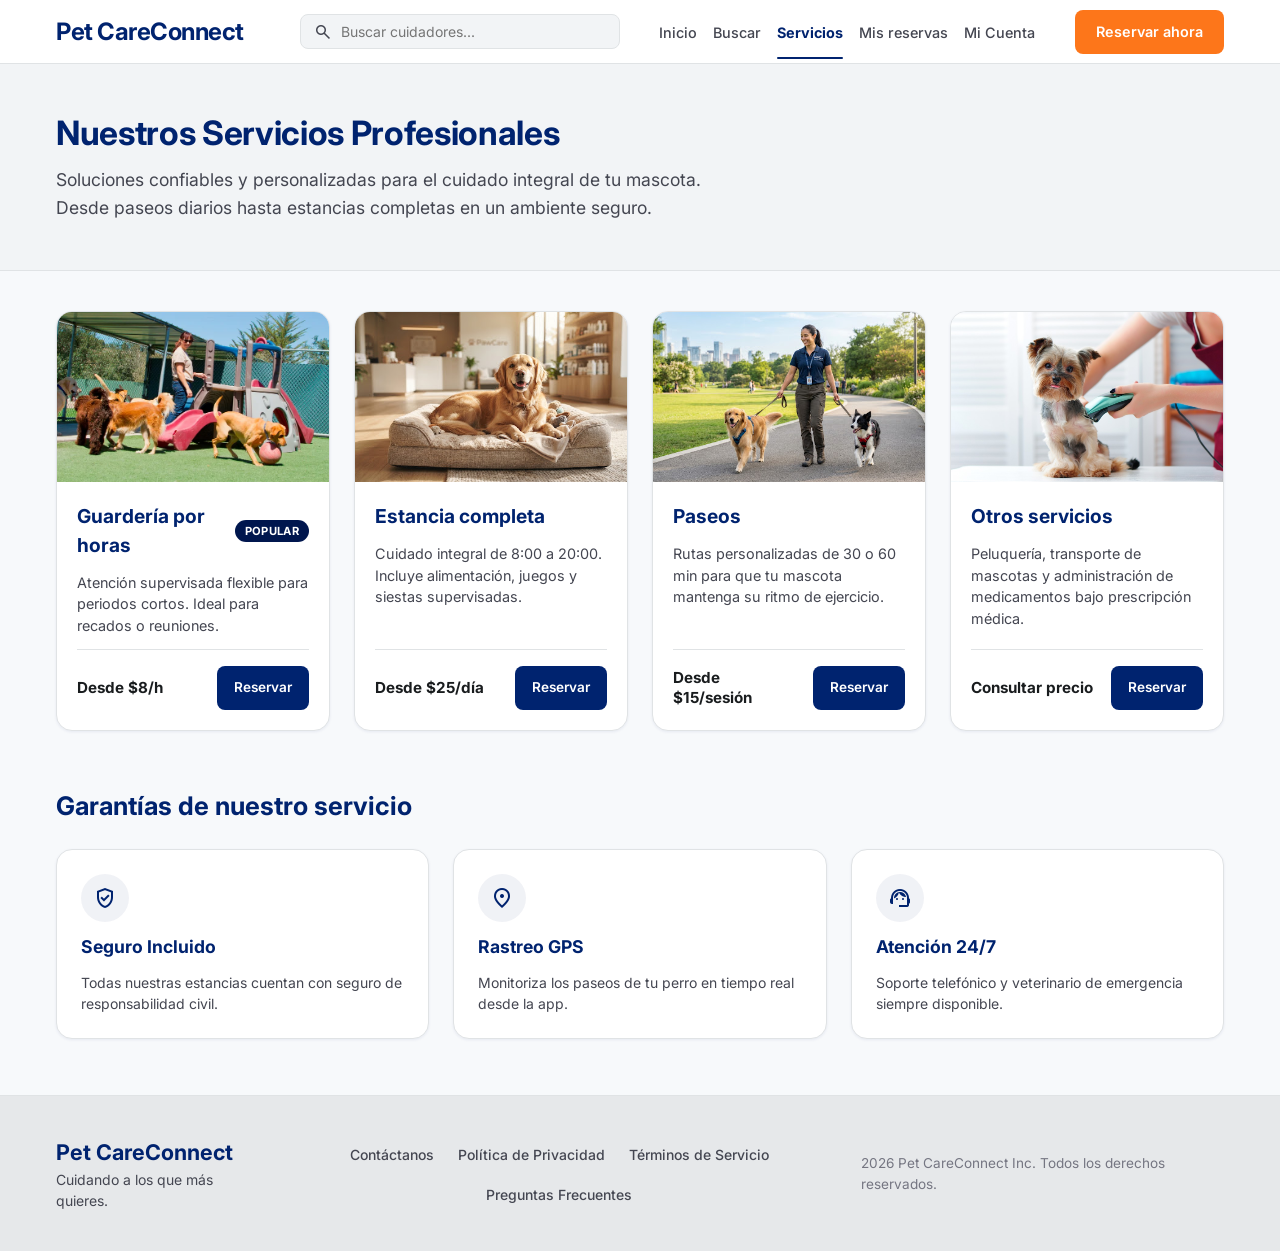
<file: petCareConnect/pages/servicios.html>
<!DOCTYPE html>
<html lang="es">
<head>
    <meta charset="UTF-8">
    <meta name="viewport" content="width=device-width, initial-scale=1.0">
    <meta name="description" content="Servicios profesionales para el cuidado de mascotas en Pet CareConnect.">
    <title>Servicios - Pet CareConnect</title>
    <link rel="icon" href="../assets/images/paw.png" type="image/png">
    <link rel="preconnect" href="https://fonts.googleapis.com">
    <link rel="preconnect" href="https://fonts.gstatic.com" crossorigin>
    <link href="https://fonts.googleapis.com/css2?family=Inter:wght@400;500;600;700;800&display=swap" rel="stylesheet">
    <link href="https://fonts.googleapis.com/css2?family=Material+Symbols+Outlined:wght,FILL@100..700,0..1&display=swap" rel="stylesheet">
    <link rel="stylesheet" href="../css/styles.css">
    <script src="../js/toast.js" defer></script>
    <script src="../js/layout.js" defer></script>
    <script src="../js/auth.js" defer></script>
    <script src="../js/bookings.js" defer></script>
</head>
<body>

    <div id="site-header"></div>

    <main>
        <section aria-labelledby="servicios-title" class="services-hero-banner">
            <div class="container">
                <div class="hero-text-block">
                    <h1 id="servicios-title" class="heading-display">Nuestros Servicios Profesionales</h1>
                    <p>Soluciones confiables y personalizadas para el cuidado integral de tu mascota. Desde paseos diarios hasta estancias completas en un ambiente seguro.</p>
                </div>
            </div>
        </section>

        <section aria-labelledby="catalogo-title" class="catalog-section container">
            <h2 id="catalogo-title" class="sr-only">Catálogo de servicios</h2>

            <div class="catalog-grid">
                <article id="guarderia" class="card-surface catalog-card card-hover-effect">
                    <div class="catalog-card-media">
                        <img src="../assets/images/guarderia.webp" alt="Perros en guardería al aire libre bajo sombra" class="catalog-card-img" width="640" height="360">
                    </div>
                    <div class="catalog-card-body">
                        <div class="catalog-card-header">
                            <div class="catalog-card-title-row">
                                <h3>Guardería por horas</h3>
                                <span class="badge badge-popular">Popular</span>
                            </div>
                            <p class="catalog-card-desc">Atención supervisada flexible para periodos cortos. Ideal para recados o reuniones.</p>
                        </div>
                        <div class="catalog-card-footer">
                            <span class="catalog-price">Desde $8/h</span>
                            <a href="nuevaReserva.html?service=guarderia" class="button button-primary catalog-btn">Reservar</a>
                        </div>
                    </div>
                </article>

                <article id="estancia" class="card-surface catalog-card card-hover-effect">
                    <div class="catalog-card-media">
                        <img src="../assets/images/estancia.jpg" alt="Golden Retriever descansando en una cama en una estancia profesional" class="catalog-card-img" width="640" height="360">
                    </div>
                    <div class="catalog-card-body">
                        <div class="catalog-card-header">
                            <div class="catalog-card-title-row">
                                <h3>Estancia completa</h3>
                            </div>
                            <p class="catalog-card-desc">Cuidado integral de 8:00 a 20:00. Incluye alimentación, juegos y siestas supervisadas.</p>
                        </div>
                        <div class="catalog-card-footer">
                            <span class="catalog-price">Desde $25/día</span>
                            <a href="nuevaReserva.html?service=alojamiento" class="button button-primary catalog-btn">Reservar</a>
                        </div>
                    </div>
                </article>

                <article id="paseos" class="card-surface catalog-card card-hover-effect">
                    <div class="catalog-card-media">
                        <img src="../assets/images/paseo.jpg" alt="Cuidadora profesional paseando dos perros en un parque" class="catalog-card-img" width="640" height="360">
                    </div>
                    <div class="catalog-card-body">
                        <div class="catalog-card-header">
                            <div class="catalog-card-title-row">
                                <h3>Paseos</h3>
                            </div>
                            <p class="catalog-card-desc">Rutas personalizadas de 30 o 60 min para que tu mascota mantenga su ritmo de ejercicio.</p>
                        </div>
                        <div class="catalog-card-footer">
                            <span class="catalog-price">Desde $15/sesión</span>
                            <a href="nuevaReserva.html?service=paseos" class="button button-primary catalog-btn">Reservar</a>
                        </div>
                    </div>
                </article>

                <article id="otros" class="card-surface catalog-card card-hover-effect">
                    <div class="catalog-card-media">
                        <img src="../assets/images/otros.jpg" alt="Servicios adicionales de peluquería y cuidados especiales para mascotas" class="catalog-card-img" width="640" height="360">
                    </div>
                    <div class="catalog-card-body">
                        <div class="catalog-card-header">
                            <div class="catalog-card-title-row">
                                <h3>Otros servicios</h3>
                            </div>
                            <p class="catalog-card-desc">Peluquería, transporte de mascotas y administración de medicamentos bajo prescripción médica.</p>
                        </div>
                        <div class="catalog-card-footer">
                            <span class="catalog-price">Consultar precio</span>
                            <a href="nuevaReserva.html?service=peluqueria" class="button button-primary catalog-btn">Reservar</a>
                        </div>
                    </div>
                </article>
            </div>
        </section>

        <section aria-labelledby="garantias-title" class="guarantees-section container" style="margin-top: 3rem;">
            <h2 id="garantias-title" class="guarantees-main-title">Garantías de nuestro servicio</h2>

            <div class="guarantees-grid">
                <article class="card guarantee-card card-hover-effect">
                    <div class="guarantee-icon-box">
                        <span class="material-symbols-outlined">verified_user</span>
                    </div>
                    <h3>Seguro Incluido</h3>
                    <p>Todas nuestras estancias cuentan con seguro de responsabilidad civil.</p>
                </article>

                <article class="card guarantee-card card-hover-effect">
                    <div class="guarantee-icon-box">
                        <span class="material-symbols-outlined">location_on</span>
                    </div>
                    <h3>Rastreo GPS</h3>
                    <p>Monitoriza los paseos de tu perro en tiempo real desde la app.</p>
                </article>

                <article class="card guarantee-card card-hover-effect">
                    <div class="guarantee-icon-box">
                        <span class="material-symbols-outlined">support_agent</span>
                    </div>
                    <h3>Atención 24/7</h3>
                    <p>Soporte telefónico y veterinario de emergencia siempre disponible.</p>
                </article>
            </div>
        </section>

    </main>

    <div id="site-footer"></div>

    <div id="site-mobile-nav"></div>
</body>
</html>
</file>
<file: petCareConnect/css/styles.css>
:root {
    --primary: #00236f;
    --primary-dark: #00164e;
    --primary-mid: #1a4da3;
    --primary-fixed: #dce1ff;
    --secondary: #9d4300;
    --secondary-bright: #fd761a;
    --secondary-hover: #e06000;
    --secondary-fixed: #ffdbca;

    --bg-main: #f7f9fb;
    --surface: #ffffff;
    --surface-low: #f2f4f6;
    --surface-high: #e6e8ea;
    --on-primary: #ffffff;
    --invalid-bg: #fffbfa;
    --notes-bg: #fdfaf8;
    --error-dark: #93000a;

    --text-main: #191c1e;
    --text-muted: #444651;
    --text-light: #757682;
    --border: #e0e3e5;

    --success: #15803d;
    --success-bg: #dcfce7;
    --error: #ba1a1a;
    --error-bg: #ffdad6;
    --warning: #783200;
    --warning-bg: #ffdbca;

    --font: 'Inter', system-ui, -apple-system, sans-serif;
    --max-width: 1200px;
    --header-h: 64px;

    --primary-alpha: rgba(0, 35, 111, 0.05);
    --primary-alpha-subtle: rgba(0, 35, 111, 0.04);
    --primary-alpha-06: rgba(0, 35, 111, 0.06);
    --primary-alpha-08: rgba(0, 35, 111, 0.08);
    --primary-alpha-10: rgba(0, 35, 111, 0.1);
    --primary-alpha-border: rgba(0, 35, 111, 0.2);
    --primary-overlay: rgba(0, 35, 111, 0.6);
    --modal-backdrop: rgba(0, 35, 111, 0.45);
    --secondary-alpha: rgba(253, 118, 26, 0.1);
    --secondary-alpha-12: rgba(253, 118, 26, 0.12);
    --secondary-alpha-strong: rgba(253, 118, 26, 0.35);
    --error-alpha: rgba(186, 26, 26, 0.12);
    --error-alpha-strong: rgba(186, 26, 26, 0.2);
    --focus-ring: 0 0 0 3px rgba(0, 35, 111, 0.1);

    --radius-sm: 0.375rem;
    --radius-md: 0.5rem;
    --radius-lg: 0.75rem;
    --radius-xl: 1rem;
    --radius-full: 9999px;
    --shadow-sm: 0 1px 3px rgba(0, 35, 111, 0.07);
    --shadow-md: 0 8px 24px rgba(0, 35, 111, 0.10);
    --shadow-hover: 0 4px 14px rgba(0, 35, 111, 0.08);
    --transition: transform 0.18s ease, box-shadow 0.18s ease, background-color 0.18s ease, color 0.18s ease, border-color 0.18s ease;
    --transition-fast: transform 0.15s ease, color 0.15s ease, background-color 0.15s ease;
}

*,
*::before,
*::after {
    box-sizing: border-box;
    margin: 0;
    padding: 0;
}

body {
    font-family: var(--font);
    color: var(--text-main);
    background: var(--bg-main);
    line-height: 1.5;
    min-height: 100vh;
    display: flex;
    flex-direction: column;
    padding-top: var(--header-h);
    padding-bottom: 70px;
}

body.login-page-body {
    padding-bottom: 0;
}

a {
    text-decoration: none;
    color: inherit;
}

ul {
    list-style: none;
}

.container {
    width: 100%;
    max-width: var(--max-width);
    margin: 0 auto;
    padding: 0 1rem;
}

.sr-only {
    position: absolute;
    width: 1px;
    height: 1px;
    padding: 0;
    margin: -1px;
    overflow: hidden;
    clip: rect(0, 0, 0, 0);
    border: 0;
}

.heading-display {
    font-size: 2rem;
    font-weight: 800;
    line-height: 1.2;
    letter-spacing: -0.02em;
    color: var(--primary);
}

@media (min-width: 768px) {
    .heading-display {
        font-size: 2.25rem;
    }
}

.heading-xl {
    font-size: 1.85rem;
    font-weight: 800;
    line-height: 1.25;
    letter-spacing: -0.015em;
    color: var(--primary);
}

@media (min-width: 768px) {
    .heading-xl {
        font-size: 2.1rem;
    }
}

.heading-lg {
    font-size: 1.5rem;
    font-weight: 700;
    line-height: 1.3;
}

.heading-md {
    font-size: 1.125rem;
    font-weight: 700;
    line-height: 1.4;
}

.text-body {
    font-size: 1rem;
    line-height: 1.5;
}

.text-small,
.text-caption,
.caption {
    font-size: 0.8125rem;
    line-height: 1.4;
}

.text-muted {
    color: var(--text-muted);
}

.mb-0 {
    margin: 0;
}

.mb-md {
    margin-bottom: 1rem;
}

.icon-sm {
    font-size: 14px;
}

.icon-filled {
    font-variation-settings: 'FILL' 1;
}

.divider {
    border: 0;
    border-top: 1px solid var(--border);
    margin: 2rem 0;
}

.form-narrow {
    max-width: 480px;
}

.heading-danger {
    font-size: 1.1rem;
    color: var(--error);
    margin-bottom: 0.5rem;
}

.flex {
    display: flex;
}

.flex-center {
    display: flex;
    align-items: center;
    justify-content: center;
}

.flex-between {
    display: flex;
    align-items: center;
    justify-content: space-between;
}

.w-full {
    width: 100%;
}


.icon-circle {
    display: flex;
    align-items: center;
    justify-content: center;
    flex-shrink: 0;
    border-radius: 50%;
    background: var(--primary-alpha-06);
    color: var(--primary);
}

.icon-circle--sm {
    width: 32px;
    height: 32px;
}

.icon-circle--md {
    width: 40px;
    height: 40px;
}

.icon-circle--lg {
    width: 48px;
    height: 48px;
}

.pill {
    display: inline-flex;
    align-items: center;
    gap: 0.35rem;
    padding: 0.3rem 0.7rem;
    border-radius: var(--radius-full);
    font-size: 0.75rem;
    font-weight: 600;
    line-height: 1.2;
}

.pill--muted {
    background: var(--surface-low);
    color: var(--text-muted);
    border: 1px solid var(--border);
}

.pill--accent {
    background: var(--secondary-alpha-12);
    color: var(--secondary);
}

.section-header,
.profile-section-header,
.pets-section-header {
    display: flex;
    align-items: center;
    justify-content: space-between;
    flex-wrap: wrap;
    gap: 0.75rem;
    margin-bottom: 1.25rem;
}

.section-header {
    align-items: baseline;
    gap: 0.5rem 1rem;
    margin-bottom: 1.5rem;
}

.section-header h2,
.pets-section-header h2,
.profile-section-title {
    font-weight: 700;
    color: var(--primary);
    margin: 0;
}

.card-hover-effect:hover,
.sitter-card:hover,
.pet-card:hover,
.service-card:hover {
    box-shadow: var(--shadow-hover);
    transform: translateY(-2px);
    border-color: var(--primary-alpha-border);
}

.form-control {
    width: 100%;
    font-family: var(--font);
    font-size: 0.875rem;
    color: var(--text-main);
    background: transparent;
    border: none;
    outline: none;
    transition: var(--transition);
}

.form-group {
    display: flex;
    flex-direction: column;
    gap: 0.5rem;
}

.form-field {
    display: flex;
    align-items: center;
    gap: 0.5rem;
}

.card-surface,
.card,
.login-card-container {
    background: var(--surface);
    border: 1px solid var(--border);
    border-radius: var(--radius-xl);
    box-shadow: var(--shadow-sm);
    transition: var(--transition);
}

.card-padding,
.card {
    padding: 1.5rem;
}

.button,
.btn {
    display: inline-flex;
    align-items: center;
    justify-content: center;
    min-height: 44px;
    padding: 0.65rem 1.25rem;
    border-radius: var(--radius-md);
    font-weight: 600;
    font-size: 0.9rem;
    border: 1px solid transparent;
    cursor: pointer;
    transition: var(--transition);
    line-height: 1.25;
    text-align: center;
    box-sizing: border-box;
}

.button-primary,
.btn-primary {
    background: var(--primary);
    color: var(--on-primary);
}

.button-primary:hover,
.btn-primary:hover {
    background: var(--primary-dark);
    transform: translateY(-1px);
}

.button-accent,
.btn-accent,
.button-hero-accent {
    background: var(--secondary-bright);
    color: var(--on-primary);
}

.button-accent:hover,
.btn-accent:hover,
.button-hero-accent:hover {
    background: var(--secondary-hover);
    transform: translateY(-1px);
}

.button-outline,
.btn-outline {
    background: transparent;
    color: var(--primary);
    border-color: var(--primary-alpha-border);
}

.button-outline:hover,
.btn-outline:hover {
    background: var(--primary-alpha);
    transform: translateY(-1px);
}

.button-outline-full {
    width: 100%;
    min-height: 44px;
    background: transparent;
    color: var(--primary);
    border: 1px solid var(--primary-alpha-border);
    border-radius: var(--radius-md);
    margin-top: 1rem;
}

.button-outline-full:hover {
    background: var(--primary-alpha);
    transform: translateY(-1px);
}

.button-glass {
    background: rgba(255, 255, 255, 0.2);
    color: var(--on-primary);
    backdrop-filter: blur(8px);
    -webkit-backdrop-filter: blur(8px);
    border-color: rgba(255, 255, 255, 0.35);
}

.button-glass:hover {
    background: rgba(255, 255, 255, 0.3);
}

.button:disabled,
.btn:disabled {
    opacity: 0.5;
    cursor: not-allowed;
    transform: none !important;
}

.button>.material-symbols-outlined,
.btn>.material-symbols-outlined {
    font-size: 18px;
    margin-right: 0.35rem;
}

.button-sm {
    min-height: 36px;
    padding: 0.35rem 0.75rem;
    font-size: 0.8rem;
}

.button-danger {
    color: var(--error);
    border-color: rgba(186, 26, 26, 0.3);
}

.button-danger:hover {
    background: var(--error-bg);
}

.button-danger-strong {
    color: var(--error);
    border-color: var(--error);
}

.button-danger-strong:hover {
    background: var(--error-bg);
}

.button-primary.button-danger,
.button-danger-fill {
    background: var(--error);
    color: var(--on-primary);
    border-color: var(--error);
}

.button-primary.button-danger:hover,
.button-danger-fill:hover {
    background: #9b1515;
    color: var(--on-primary);
}

.badge {
    display: inline-block;
    padding: 0.25rem 0.65rem;
    border-radius: var(--radius-full);
    font-size: 0.7rem;
    font-weight: 700;
    text-transform: uppercase;
    letter-spacing: 0.05em;
}

.badge-success {
    background: var(--success-bg);
    color: var(--success);
}

.search-group {
    position: relative;
    display: flex;
    flex-direction: row;
    align-items: center;
    background: var(--surface-low);
    border: 1px solid var(--border);
    border-radius: var(--radius-md);
    padding: 0.4rem 0.75rem;
    gap: 0.5rem;
    transition: var(--transition);
}

.search-group:focus-within {
    border-color: var(--primary);
    box-shadow: 0 0 0 3px var(--primary-alpha-10);
}

.search-icon {
    color: var(--text-muted);
    font-size: 1.25rem;
    flex-shrink: 0;
    display: inline-flex;
    align-items: center;
    line-height: 1;
}

.search-input {
    flex: 1;
    width: 100%;
    border: none;
    background: transparent;
    font-family: inherit;
    font-size: 0.875rem;
    color: var(--text-main);
    outline: none;
}

.navbar {
    position: fixed;
    top: 0;
    left: 0;
    width: 100%;
    height: var(--header-h);
    background: var(--surface);
    border-bottom: 1px solid var(--border);
    z-index: 100;
}

.navbar-container {
    height: 100%;
    display: flex;
    align-items: center;
    justify-content: space-between;
    gap: 0.75rem;
    min-width: 0;
}

.brand-name {
    font-size: 1.15rem;
    font-weight: 700;
    color: var(--primary);
    letter-spacing: -0.02em;
    white-space: nowrap;
}

.navbar .button-accent {
    flex-shrink: 0;
    padding: 0.5rem 0.85rem;
    font-size: 0.8rem;
}

.main-nav,
.search-form {
    display: none;
}

.search-form {
    flex: 1;
    max-width: 320px;
    margin-left: 1rem;
}

.main-nav ul {
    display: flex;
    align-items: center;
    gap: 1rem;
}

.nav-link {
    color: var(--text-muted);
    font-weight: 500;
    font-size: 0.9rem;
    white-space: nowrap;
    position: relative;
    transition: var(--transition);
}

.nav-link:hover,
.nav-link.active {
    color: var(--primary);
}

.nav-link.active {
    font-weight: 700;
}

.nav-link.active::after {
    content: '';
    position: absolute;
    bottom: -18px;
    left: 0;
    width: 100%;
    height: 2px;
    background: var(--primary);
    border-radius: 2px;
}

main.container {
    flex: 1;
    padding-top: 2.5rem;
    padding-bottom: 2.5rem;
    display: flex;
    flex-direction: column;
    gap: 2.5rem;
}

.hero-bento-grid {
    display: grid;
    grid-template-columns: 1fr;
    gap: 1.5rem;
}

@media (min-width: 900px) {
    .hero-bento-grid {
        grid-template-columns: 8fr 4fr;
    }
}

.hero-card {
    position: relative;
    border-radius: var(--radius-xl);
    overflow: hidden;
    background-color: var(--primary);
    background-image: url('../assets/images/inicio.jpg');
    background-size: cover;
    background-position: center;
    border: 1px solid var(--border);
    box-shadow: var(--shadow-sm);
    min-height: 280px;
    display: flex;
    flex-direction: column;
    justify-content: center;
    padding: 1.5rem;
}

.hero-overlay {
    position: absolute;
    inset: 0;
    z-index: 1;
    pointer-events: none;
    background: linear-gradient(to right, var(--primary-overlay), transparent);
}

.hero-content {
    position: relative;
    max-width: 480px;
    color: var(--on-primary);
    z-index: 2;
}

.hero-content h1 {
    font-size: 1.6rem;
    font-weight: 700;
    color: var(--on-primary);
    line-height: 1.2;
    margin-bottom: 1rem;
}

.hero-content p {
    font-size: 1rem;
    color: rgba(255, 255, 255, 0.9);
    margin-bottom: 1.5rem;
}

@media (min-width: 768px) {
    .hero-card {
        min-height: 380px;
        padding: 2.5rem;
    }

    .hero-content h1 {
        font-size: 2.1rem;
    }
}

.hero-actions {
    display: flex;
    gap: 0.75rem;
    flex-wrap: wrap;
}

.sidebar-card {
    display: flex;
    flex-direction: column;
    justify-content: space-between;
}

.sidebar-header {
    display: flex;
    justify-content: space-between;
    align-items: center;
    margin-bottom: 1rem;
}

.sidebar-header h2 {
    font-size: 1.35rem;
    font-weight: 700;
    color: var(--primary);
}

.icon-accent {
    color: var(--primary);
    font-size: 1.5rem;
}

.booking-list {
    display: flex;
    flex-direction: column;
    gap: 0.75rem;
}

.booking-item {
    display: flex;
    align-items: center;
    gap: 0.75rem;
    padding: 0.75rem;
    background: var(--surface-low);
    border-radius: var(--radius-lg);
    border-color: rgba(197, 197, 211, 0.2);
    margin-bottom: 0;
}

.booking-item:hover {
    background: var(--surface-high);
}

.booking-avatar-icon {
    width: 48px;
    height: 48px;
    border-radius: 50%;
    background: var(--surface-high);
    display: flex;
    align-items: center;
    justify-content: center;
    color: var(--text-muted);
    flex-shrink: 0;
}

.booking-info {
    flex: 1;
}

.booking-info h3 {
    font-size: 0.95rem;
    font-weight: 700;
    color: var(--text-main);
    margin-bottom: 2px;
}

.booking-info p {
    font-size: 0.8rem;
    color: var(--text-muted);
    margin: 0;
}

.chevron-icon {
    color: var(--text-light);
    font-size: 1.25rem;
}

.services-section {
    margin-top: 0.5rem;
}

.section-header h2 {
    font-size: 1.6rem;
}

.see-all-link {
    color: var(--primary);
    font-size: 0.9rem;
    font-weight: 600;
}

.see-all-link:hover {
    text-decoration: underline;
}

.services-grid {
    display: grid;
    grid-template-columns: 1fr;
    gap: 1rem;
}

@media (min-width: 640px) {
    .services-grid {
        grid-template-columns: repeat(2, 1fr);
    }
}

@media (min-width: 1024px) {
    .services-grid {
        grid-template-columns: repeat(4, 1fr);
    }
}

.service-card {
    display: flex;
    flex-direction: column;
    align-items: center;
    text-align: center;
    cursor: pointer;
    margin-bottom: 0;
    color: inherit;
}

.service-icon-wrapper {
    width: 64px;
    height: 64px;
    border-radius: 50%;
    background: var(--primary-alpha);
    display: flex;
    align-items: center;
    justify-content: center;
    margin-bottom: 1rem;
    color: var(--primary);
    transition: var(--transition);
}

.service-card:hover .service-icon-wrapper {
    background: var(--primary);
    color: var(--on-primary);
}

.service-icon-wrapper .material-symbols-outlined {
    font-size: 32px;
}

.service-card h3 {
    font-size: 1rem;
    font-weight: 700;
    margin-bottom: 0.25rem;
}

.service-card p {
    font-size: 0.85rem;
    color: var(--text-muted);
    margin: 0;
}

.footer {
    background: var(--surface-high);
    border-top: 1px solid var(--border);
    margin-top: auto;
    padding: 2.5rem 0;
}

.footer-container {
    display: flex;
    flex-direction: column;
    gap: 1.5rem;
    align-items: center;
}

@media (min-width: 768px) {
    .footer-container {
        flex-direction: row;
        justify-content: space-between;
    }
}

.footer-brand h2 {
    font-size: 1.35rem;
    font-weight: 700;
    color: var(--primary);
}

.footer-brand p {
    font-size: 0.875rem;
    color: var(--text-muted);
}

.footer-nav ul {
    display: flex;
    flex-wrap: wrap;
    justify-content: center;
    gap: 1rem 1.5rem;
}

.footer-nav a {
    color: var(--text-muted);
    font-size: 0.875rem;
    font-weight: 500;
}

.footer-nav a:hover {
    color: var(--primary);
    text-decoration: underline;
}

.footer-copyright {
    font-size: 0.85rem;
    color: var(--text-light);
}

.mobile-nav {
    display: flex;
    position: fixed;
    bottom: 0;
    left: 0;
    width: 100%;
    height: 60px;
    background: var(--surface);
    border-top: 1px solid var(--border);
    z-index: 100;
    justify-content: space-around;
    align-items: center;
    padding: 0 1rem;
}

@media (min-width: 1024px) {
    .brand-name {
        font-size: 1.5rem;
    }

    .navbar .button-accent {
        padding: 0.6rem 1.25rem;
        font-size: 0.9rem;
    }

    .main-nav {
        display: block;
    }

    .search-form {
        display: block;
        min-width: 0;
    }

    .mobile-nav {
        display: none;
    }

    body {
        padding-bottom: 0;
    }
}

.mobile-nav-item {
    display: flex;
    flex-direction: column;
    align-items: center;
    color: var(--text-muted);
    font-size: 0.65rem;
    font-weight: 600;
    text-transform: uppercase;
    gap: 2px;
    transition: var(--transition);
}

.mobile-nav-item.active {
    color: var(--primary);
    font-weight: 700;
}

.mobile-nav-item .material-symbols-outlined {
    font-size: 22px;
    font-variation-settings: 'FILL' 0;
    transition: var(--transition);
}

.mobile-nav-item.active .material-symbols-outlined {
    font-variation-settings: 'FILL' 1;
}

.services-hero-banner {
    background-color: var(--surface-low);
    padding: 2rem 0;
    margin-bottom: 2rem;
    border-bottom: 1px solid var(--border);
}

@media (min-width: 768px) {
    .services-hero-banner {
        padding: 3rem 0;
        margin-bottom: 2.5rem;
    }
}

.hero-text-block {
    max-width: 680px;
}

.hero-text-block h1 {
    font-size: 2.1rem;
    font-weight: 700;
    color: var(--primary);
    line-height: 1.25;
    margin-bottom: 0.75rem;
    letter-spacing: -0.01em;
}

.hero-text-block p {
    font-size: 1.1rem;
    color: var(--text-muted);
    line-height: 1.6;
}

.catalog-section {
    margin-bottom: 3.5rem;
}

.catalog-grid {
    display: grid;
    grid-template-columns: 1fr;
    gap: 1.5rem;
    width: 100%;
}

@media (min-width: 640px) {
    .catalog-grid {
        grid-template-columns: repeat(2, 1fr);
    }
}

@media (min-width: 1024px) {
    .catalog-grid {
        grid-template-columns: repeat(4, 1fr);
    }
}

.catalog-card {
    display: flex;
    flex-direction: column;
    justify-content: space-between;
    min-height: 250px;
    height: 100%;
    padding: 0;
    overflow: hidden;
    scroll-margin-top: calc(var(--header-h) + 1rem);
}

.catalog-card:hover {
    transform: translateY(-3px);
    box-shadow: var(--shadow-md);
    border-color: var(--primary-alpha-border);
}

.catalog-card-media {
    width: 100%;
    aspect-ratio: 16 / 10;
    overflow: hidden;
    background: var(--surface-low);
}

.catalog-card-img {
    display: block;
    width: 100%;
    height: 100%;
    object-fit: cover;
    object-position: center;
}

.catalog-card-body {
    display: flex;
    flex-direction: column;
    justify-content: space-between;
    flex: 1;
    padding: 1.25rem;
    gap: 0.75rem;
}

.catalog-card-header {
    display: flex;
    flex-direction: column;
    gap: 0.75rem;
}

.catalog-card-title-row {
    display: flex;
    justify-content: space-between;
    align-items: center;
    flex-wrap: wrap;
    gap: 0.5rem;
}

.catalog-card-title-row h3 {
    font-size: 1.2rem;
    font-weight: 700;
    color: var(--primary);
    margin: 0;
    min-width: 0;
    flex: 1;
}

.badge-popular {
    background-color: var(--primary-dark);
    color: var(--on-primary);
    padding: 3px 10px;
    border-radius: var(--radius-full);
    font-size: 0.7rem;
    font-weight: 700;
    letter-spacing: 0.03em;
}

.catalog-card-desc {
    font-size: 0.9rem;
    color: var(--text-muted);
    line-height: 1.5;
}

.catalog-card-footer {
    display: flex;
    justify-content: space-between;
    align-items: center;
    flex-wrap: nowrap;
    gap: 0.75rem;
    padding-top: 1rem;
    border-top: 1px solid var(--border);
    margin-top: auto;
}

.catalog-price {
    font-size: 0.95rem;
    font-weight: 700;
    color: var(--text-main);
    min-width: 0;
    flex: 1 1 auto;
    line-height: 1.3;
}

.catalog-btn {
    flex: 0 0 auto;
    padding: 0.45rem 1rem;
    font-size: 0.85rem;
    border-radius: var(--radius-md);
    white-space: nowrap;
}

.guarantees-section {
    margin-bottom: 3.5rem;
}

.guarantees-main-title {
    font-size: 1.6rem;
    font-weight: 700;
    color: var(--primary);
    margin-bottom: 1.5rem;
}

.guarantees-grid {
    display: grid;
    grid-template-columns: repeat(1, 1fr);
    gap: 1.5rem;
}

@media (min-width: 768px) {
    .guarantees-grid {
        grid-template-columns: repeat(3, 1fr);
    }
}

.guarantee-card {
    display: flex;
    flex-direction: column;
    gap: 0.75rem;
}

.guarantee-icon-box {
    width: 48px;
    height: 48px;
    border-radius: 50%;
    background-color: var(--primary-alpha-06);
    color: var(--primary);
    display: flex;
    align-items: center;
    justify-content: center;
}

.guarantee-icon-box .material-symbols-outlined {
    font-size: 24px;
}

.guarantee-card h3 {
    font-size: 1.1rem;
    font-weight: 700;
    color: var(--primary);
    margin: 0;
}

.guarantee-card p {
    font-size: 0.875rem;
    color: var(--text-muted);
    margin: 0;
}

.search-header-section {
    display: flex;
    flex-direction: column;
    gap: 1.25rem;
}

.search-title-block h1 {
    color: var(--primary);
}

.search-title-block p {
    margin-top: 0.25rem;
}

.filter-fieldset {
    border: none;
    padding: 0;
    margin: 0;
}

.filter-pills-row {
    display: flex;
    flex-wrap: wrap;
    align-items: center;
    gap: 0.75rem;
    background: var(--surface-low);
    padding: 0.75rem;
    border-radius: var(--radius-xl);
    border: 1px solid var(--border);
}

.filter-pill {
    display: flex;
    align-items: center;
    gap: 0.5rem;
    min-width: 0;
    width: 100%;
    background: var(--surface);
    padding: 0.4rem 0.85rem;
    border-radius: var(--radius-md);
    border: 1px solid var(--border);
    font-size: 0.875rem;
}

.filter-icon {
    font-size: 1.15rem;
    color: var(--text-muted);
    flex-shrink: 0;
}

.filter-label {
    font-weight: 600;
    color: var(--text-main);
    font-size: 0.875rem;
    flex-shrink: 0;
}

.filter-pill .form-control,
.filter-input,
.filter-select {
    width: auto;
    flex: 1;
    min-width: 0;
    cursor: pointer;
}

.button-more-filters {
    margin-left: 0;
    width: 100%;
    justify-content: center;
    padding: 0.5rem 0;
    background: transparent;
    border: none;
    color: var(--primary);
    font-family: inherit;
    font-size: 0.875rem;
    font-weight: 600;
    display: flex;
    align-items: center;
    gap: 0.35rem;
    cursor: pointer;
    transition: var(--transition);
}

.button-more-filters:hover {
    text-decoration: underline;
}

@media (min-width: 640px) {
    .filter-pill {
        width: auto;
        flex: 1 1 200px;
    }

    .button-more-filters {
        margin-left: auto;
        width: auto;
        flex: 0 0 auto;
        padding: 0;
    }
}

.sitters-section {
    width: 100%;
}

.sitters-grid {
    display: grid;
    grid-template-columns: repeat(1, 1fr);
    gap: 1.5rem;
    width: 100%;
}

@media (min-width: 640px) {
    .sitters-grid {
        grid-template-columns: repeat(2, 1fr);
    }
}

@media (min-width: 1024px) {
    .sitters-grid {
        grid-template-columns: repeat(3, 1fr);
    }
}

.sitter-card {
    overflow: hidden;
    display: flex;
    flex-direction: column;
    height: 100%;
}

.sitter-card-media {
    position: relative;
    width: 100%;
    height: 190px;
    overflow: hidden;
    background: var(--surface-high);
}

.sitter-card-img {
    width: 100%;
    height: 100%;
    object-fit: cover;
    transition: transform 0.4s ease;
}

.sitter-card:hover .sitter-card-img {
    transform: scale(1.04);
}

.favorite-btn {
    position: absolute;
    top: 12px;
    right: 12px;
    width: 36px;
    height: 36px;
    border-radius: 50%;
    background: rgba(255, 255, 255, 0.85);
    backdrop-filter: blur(4px);
    -webkit-backdrop-filter: blur(4px);
    border: none;
    display: flex;
    align-items: center;
    justify-content: center;
    cursor: pointer;
    color: var(--text-muted);
    box-shadow: 0 2px 6px rgba(0, 0, 0, 0.1);
    padding: 0;
    transition: var(--transition);
}

.favorite-btn:hover {
    background: var(--on-primary);
    color: var(--secondary);
}

.favorite-btn.is-favorite {
    color: var(--secondary-bright);
}

.favorite-btn.is-favorite .material-symbols-outlined,
.favorite-btn.is-favorite .favorite-icon {
    font-variation-settings: 'FILL' 1;
    transform: scale(1.1);
}

.favorite-icon {
    color: var(--secondary-bright);
    font-size: 20px;
}

.verified-badge {
    position: absolute;
    bottom: 12px;
    left: 12px;
    background: var(--primary);
    color: var(--on-primary);
    padding: 4px 10px;
    border-radius: var(--radius-full);
    font-size: 11px;
    font-weight: 700;
    letter-spacing: 0.05em;
    box-shadow: 0 2px 6px rgba(0, 0, 0, 0.15);
}

.sitter-card-content {
    padding: 1.25rem;
    display: flex;
    flex-direction: column;
    gap: 1rem;
    flex: 1;
    justify-content: space-between;
}

.sitter-header-row {
    display: flex;
    justify-content: space-between;
    align-items: flex-start;
    gap: 0.75rem;
    min-width: 0;
}

.sitter-header-row>div:first-child {
    min-width: 0;
    flex: 1;
}

.sitter-header-row h3 {
    font-size: 1.2rem;
    font-weight: 700;
    color: var(--primary);
    margin: 0;
    overflow-wrap: anywhere;
}

.sitter-card-city {
    display: flex;
    align-items: center;
    gap: 0.2rem;
    margin: 0.2rem 0 0;
    font-size: 0.8rem;
    color: var(--text-muted);
}

.sitter-card-city .material-symbols-outlined {
    font-size: 14px;
    color: var(--primary);
}

.rating-block {
    display: flex;
    align-items: center;
    flex-wrap: wrap;
    gap: 4px;
    margin-top: 4px;
}

.stars {
    display: flex;
    color: var(--secondary-bright);
}

.star-icon {
    font-size: 16px;
}

.star-icon.filled {
    font-variation-settings: 'FILL' 1;
}

.reviews-count {
    font-size: 0.75rem;
    color: var(--text-muted);
}

.price-block {
    flex-shrink: 0;
    text-align: right;
}

.price-val {
    display: block;
    font-size: 1.25rem;
    font-weight: 700;
    color: var(--primary);
    line-height: 1.2;
}

.price-unit {
    font-size: 0.75rem;
    color: var(--text-muted);
}

.sitter-bio {
    font-size: 0.875rem;
    color: var(--text-muted);
    line-height: 1.4;
    display: -webkit-box;
    -webkit-line-clamp: 2;
    -webkit-box-orient: vertical;
    overflow: hidden;
}

.availability-block {
    display: flex;
    flex-direction: column;
    gap: 6px;
}

.availability-title {
    font-size: 0.65rem;
    font-weight: 700;
    color: var(--text-muted);
    text-transform: uppercase;
    letter-spacing: 0.05em;
}

.availability-days {
    display: flex;
    gap: 6px;
}

.day-pill {
    flex: 1;
    background: var(--surface-high);
    padding: 6px 0;
    border-radius: 4px;
    text-align: center;
    font-size: 0.75rem;
    font-weight: 600;
    color: var(--text-main);
    position: relative;
    display: flex;
    flex-direction: column;
    align-items: center;
    justify-content: center;
    min-height: 32px;
}

.day-dot {
    width: 6px;
    height: 6px;
    background-color: var(--secondary-bright);
    border-radius: 50%;
    margin-top: 2px;
}

.sitter-card-actions {
    display: flex;
    gap: 8px;
    margin-top: auto;
    padding-top: 0.5rem;
}

.action-btn {
    flex: 1;
    padding: 0.55rem 0.75rem;
    font-size: 0.85rem;
}

.pagination-nav {
    margin-top: 2.5rem;
    display: flex;
    justify-content: center;
    align-items: center;
}

.pagination-list {
    display: flex;
    align-items: center;
    gap: 1rem;
    list-style: none;
}

.pagination-btn {
    width: 40px;
    height: 40px;
    border-radius: 50%;
    border: 1px solid var(--border);
    display: flex;
    align-items: center;
    justify-content: center;
    color: var(--text-main);
    transition: var(--transition);
    text-decoration: none;
}

.pagination-btn:hover {
    background-color: var(--surface-low);
}

.pagination-info {
    font-size: 0.9rem;
    font-weight: 500;
    color: var(--text-main);
}

.bookings-main {
    gap: 1.5rem;
    padding-bottom: 3.5rem;
}

.bookings-header-section {
    margin-bottom: 0;
}

.bookings-title {
    font-size: 2rem;
    font-weight: 700;
    color: var(--text-main);
    line-height: 1.25;
    letter-spacing: -0.01em;
    margin-bottom: 0.35rem;
}

.bookings-subtitle {
    font-size: 1rem;
    color: var(--text-muted);
}


.bookings-tabs-nav {
    display: flex;
    gap: 0.35rem;
    border-bottom: 1px solid var(--border);
    overflow-x: auto;
    -webkit-overflow-scrolling: touch;
    scrollbar-width: none;
}

.bookings-tabs-nav::-webkit-scrollbar {
    display: none;
}

.bookings-tab-btn {
    display: inline-flex;
    align-items: center;
    gap: 0.45rem;
    padding: 0.85rem 1.1rem;
    margin-bottom: -1px;
    border: none;
    border-bottom: 2px solid transparent;
    border-radius: var(--radius-md) var(--radius-md) 0 0;
    background: transparent;
    font-family: inherit;
    font-size: 0.95rem;
    font-weight: 600;
    color: var(--text-muted);
    cursor: pointer;
    white-space: nowrap;
    transition: color 0.2s ease, background-color 0.2s ease, border-color 0.2s ease;
}

.bookings-tab-btn:hover {
    color: var(--primary);
    background: var(--primary-alpha);
}

.bookings-tab-btn.active {
    color: var(--primary);
    border-bottom-color: var(--primary);
    background: transparent;
}

.bookings-tab-btn:focus-visible {
    outline: 2px solid var(--primary);
    outline-offset: 2px;
}

.badge-count {
    display: inline-flex;
    align-items: center;
    justify-content: center;
    font-size: 0.75rem;
    font-weight: 700;
    padding: 0.15rem 0.55rem;
    border-radius: var(--radius-full);
    line-height: 1;
    min-width: 1.4rem;
}

.badge-activas {
    background-color: var(--primary);
    color: var(--on-primary);
}

.badge-pasadas {
    background-color: var(--surface-high);
    color: var(--text-muted);
}

.badge-canceladas {
    background-color: var(--error-bg);
    color: var(--error-dark);
}

.bookings-tab-btn.active .badge-pasadas {
    background-color: var(--primary-alpha-10);
    color: var(--primary);
}

.bookings-tab-panels {
    width: 100%;
    min-width: 0;
}

.bookings-tab-panel {
    display: none;
    animation: bookingsTabFade 0.22s ease;
}

.bookings-tab-panel.active {
    display: block;
}

@keyframes bookingsTabFade {
    from {
        opacity: 0;
        transform: translateY(6px);
    }
    to {
        opacity: 1;
        transform: translateY(0);
    }
}

.bookings-cards-grid {
    display: grid;
    grid-template-columns: 1fr;
    gap: 1.15rem;
    width: 100%;
}

@media (min-width: 768px) {
    .bookings-cards-grid {
        grid-template-columns: repeat(2, 1fr);
    }
}

@media (min-width: 1100px) {
    .bookings-cards-grid {
        grid-template-columns: repeat(3, 1fr);
    }
}

.booking-card {
    padding: 1.25rem;
    display: flex;
    flex-direction: column;
    gap: 1rem;
    border-radius: var(--radius-xl);
    background: var(--surface);
    box-shadow: var(--shadow-sm);
    transition: box-shadow 0.2s ease, transform 0.2s ease, border-color 0.2s ease;
    min-width: 0;
    height: 100%;
}

.booking-card:hover {
    box-shadow: var(--shadow-md);
}

.booking-card-past {
    opacity: 0.96;
}

.booking-card-cancelled {
    background-color: var(--surface-low);
    border-color: rgba(197, 197, 211, 0.5);
}

.booking-card-header,
.card-top-row {
    display: flex;
    justify-content: space-between;
    align-items: flex-start;
    flex-wrap: wrap;
    gap: 0.65rem;
}

.card-provider-info {
    display: flex;
    align-items: center;
    gap: 0.75rem;
    min-width: 0;
    flex: 1 1 12rem;
}

.avatar-circle {
    width: 44px;
    height: 44px;
    border-radius: 50%;
    background-color: var(--surface-high);
    display: flex;
    align-items: center;
    justify-content: center;
    flex-shrink: 0;
    color: var(--text-muted);
    position: relative;
    overflow: hidden;
    font-size: 0;
}

.avatar-circle::before {
    font-family: 'Material Symbols Outlined';
    font-size: 24px;
    line-height: 1;
    font-variation-settings: 'FILL' 0, 'wght' 400, 'GRAD' 0, 'opsz' 24;
}

.avatar-walker::before {
    content: 'directions_walk';
}

.avatar-grooming::before {
    content: 'content_cut';
}

.avatar-sitter::before {
    content: 'home_work';
}

.avatar-vet::before {
    content: 'medical_services';
}

.avatar-trainer::before {
    content: 'pets';
}

.avatar-circle.grayscale {
    filter: grayscale(100%);
    opacity: 0.7;
}

.provider-text {
    display: flex;
    flex-direction: column;
    gap: 0.1rem;
    min-width: 0;
}

.card-service-title {
    font-size: 1rem;
    font-weight: 700;
    color: var(--text-main);
    line-height: 1.3;
    margin: 0;
    overflow-wrap: anywhere;
}

.card-service-title.text-muted {
    color: var(--text-muted);
}

.card-provider-name {
    font-size: 0.85rem;
    color: var(--text-muted);
    margin: 0;
}

.booking-code {
    display: inline-block;
    margin-top: 0.2rem;
    font-size: 0.72rem;
    font-weight: 600;
    letter-spacing: 0.02em;
    color: var(--text-light);
}

.status-badge {
    font-size: 0.75rem;
    font-weight: 600;
    padding: 0.3rem 0.65rem;
    border-radius: var(--radius-full);
    line-height: 1.2;
    white-space: nowrap;
    margin: 0;
    flex-shrink: 0;
}

.status-badge strong {
    display: none;
}

.badge-en-progreso {
    background-color: #ffdbca;
    color: #783200;
}

.badge-manana {
    background-color: var(--surface-high);
    color: var(--text-muted);
}

.badge-completada {
    background-color: var(--primary-fixed);
    color: var(--primary);
}

.badge-cancelada-status {
    background-color: var(--error-bg);
    color: var(--error-dark);
}

.booking-card-body,
.card-details-list {
    display: flex;
    flex-direction: column;
    gap: 0.45rem;
    flex: 1;
}

.detail-item {
    font-size: 0.875rem;
    color: var(--text-muted);
    display: flex;
    align-items: center;
    line-height: 1.4;
    margin: 0;
    min-width: 0;
}

.detail-item strong {
    font-weight: 700;
    color: var(--text-main);
    margin-right: 0.25rem;
}

.detail-fecha::before,
.detail-mascota::before,
.detail-precio::before {
    font-family: 'Material Symbols Outlined';
    font-size: 18px;
    margin-right: 8px;
    color: var(--text-muted);
    flex-shrink: 0;
}

.detail-fecha::before {
    content: 'calendar_today';
}

.detail-fecha strong {
    display: none;
}

.detail-mascota::before {
    content: 'pets';
}

.detail-precio::before {
    content: 'payments';
}

.detail-price-label {
    font-weight: 600;
    color: var(--text-main);
    margin-right: 0.35rem;
}

.detail-precio strong {
    font-size: 0.95rem;
    color: var(--primary);
}

.detail-rating-row {
    display: flex;
    align-items: center;
    gap: 0.75rem;
}

.detail-rating::before {
    content: 'star';
    font-family: 'Material Symbols Outlined';
    font-variation-settings: 'FILL' 1;
    font-size: 18px;
    margin-right: 4px;
    color: var(--secondary-bright);
    flex-shrink: 0;
}

.detail-rating strong {
    display: none;
}

.detail-rating {
    font-weight: 700;
    color: var(--secondary-bright);
}

.detail-estado-completada strong {
    display: none;
}

.detail-cancelada {
    color: var(--error, #ba1a1a);
    font-weight: 700;
}

.detail-cancelada::before {
    content: 'cancel';
    font-family: 'Material Symbols Outlined';
    font-size: 18px;
    margin-right: 8px;
    color: var(--error, #ba1a1a);
    flex-shrink: 0;
}

.detail-cancelada strong {
    display: none;
}

.detail-estaba-para::before {
    content: 'calendar_today';
    font-family: 'Material Symbols Outlined';
    font-size: 18px;
    margin-right: 8px;
    color: var(--text-muted);
    flex-shrink: 0;
}

.booking-card-footer {
    display: flex;
    flex-direction: column;
    gap: 0.65rem;
    margin-top: auto;
    padding-top: 0.85rem;
    border-top: 1px solid var(--border);
}

.card-actions-grid {
    display: grid;
    gap: 0.5rem;
}

.card-actions-grid.two-cols {
    grid-template-columns: 1fr;
}

@media (min-width: 400px) {
    .card-actions-grid.two-cols {
        grid-template-columns: repeat(2, 1fr);
    }
}

.card-actions-grid.full-width {
    grid-template-columns: 1fr;
}

.card-actions-grid .button {
    width: 100%;
    padding: 0.55rem 0.75rem;
    font-size: 0.85rem;
    font-weight: 600;
    gap: 0.35rem;
    justify-content: center;
    transition: transform 0.15s ease, box-shadow 0.15s ease, background-color 0.15s ease;
}

.card-actions-grid .button:hover {
    transform: translateY(-1px);
}

.btn-seguimiento::before {
    content: 'location_on';
    font-family: 'Material Symbols Outlined';
    font-size: 18px;
}

.btn-contacto::before {
    content: 'chat';
    font-family: 'Material Symbols Outlined';
    font-size: 18px;
}

.btn-reagendar::before {
    content: 'event_repeat';
    font-family: 'Material Symbols Outlined';
    font-size: 18px;
}

.button-secondary-dim {
    background-color: var(--surface-high);
    color: var(--text-muted);
    border: 1px solid transparent;
}

.button-secondary-dim:hover {
    background-color: var(--border);
    color: var(--text-main);
}

.login-page-body {
    min-height: 100vh;
    display: flex;
    flex-direction: column;
    justify-content: center;
    background-color: var(--bg-main);
    padding-top: 0;
    padding-bottom: 0;
}

.login-main-container {
    flex: 1;
    display: flex;
    flex-direction: column;
    align-items: center;
    justify-content: center;
    padding: 2rem 1rem;
    width: 100%;
}

.login-wrapper {
    width: 100%;
    max-width: 440px;
    margin: 0 auto;
    display: flex;
    flex-direction: column;
    gap: 1.5rem;
}

.login-header-block {
    text-align: center;
    display: flex;
    flex-direction: column;
    align-items: center;
}

.login-back-link {
    font-size: 0.85rem;
    font-weight: 600;
    color: var(--primary);
    margin-bottom: 0.75rem;
}

.login-back-link:hover {
    text-decoration: underline;
}

.login-brand-link,
.login-logo-title-row {
    display: flex;
    align-items: center;
    justify-content: center;
    gap: 0.5rem;
    margin-bottom: 0.35rem;
    color: inherit;
}

.login-logo-icon {
    font-size: 2.2rem;
    color: var(--primary);
    font-variation-settings: 'FILL' 1;
}

.login-header-block h1 {
    font-size: 2rem;
    font-weight: 800;
    color: var(--primary);
    letter-spacing: -0.02em;
    margin: 0;
}

.login-header-block p {
    font-size: 0.95rem;
    color: var(--text-muted);
    margin: 0;
}

.login-card-container {
    width: 100%;
    margin-top: 1.25rem;
    padding: 1.25rem;
    text-align: left;
    box-shadow: 0 4px 16px var(--primary-alpha);
}

@media (min-width: 480px) {
    .login-card-container {
        padding: 2rem;
    }
}

.login-fieldset {
    border: none;
    padding: 0;
    margin: 0;
    display: flex;
    flex-direction: column;
    gap: 1rem;
}

.login-form-item {
    margin: 0;
    display: flex;
    flex-direction: column;
    gap: 0.35rem;
}

.login-form-item label {
    font-size: 0.875rem;
    font-weight: 600;
    color: var(--text-main);
}

.password-label-row {
    display: flex;
    justify-content: space-between;
    align-items: center;
    flex-wrap: wrap;
    gap: 0.25rem 0.75rem;
}

.forgot-password-link {
    font-size: 0.85rem;
    color: var(--secondary-bright);
    font-weight: 600;
    text-decoration: none;
    transition: var(--transition);
}

.forgot-password-link:hover {
    text-decoration: underline;
}

.input-icon-wrapper {
    position: relative;
    display: flex;
    align-items: center;
    width: 100%;
}

.input-left-icon {
    position: absolute;
    left: 0.75rem;
    color: var(--text-light);
    font-size: 1.25rem;
    pointer-events: none;
}

.input,
.login-input {
    width: 100%;
    padding: 0.7rem 0.85rem;
    background: var(--bg-main);
    border: 1px solid var(--border);
    border-radius: var(--radius-md);
    font-size: 0.9rem;
    font-family: inherit;
    color: var(--text-main);
    outline: none;
    transition: var(--transition);
}

.input:focus,
.login-input:focus {
    border-color: var(--primary);
    background: var(--surface);
    box-shadow: 0 0 0 3px var(--primary-alpha-10);
}

.input-icon-wrapper .input,
.input-icon-wrapper .login-input {
    padding-left: 2.5rem;
}

select.input,
select.login-input {
    min-height: 42px;
    height: 42px;
}

textarea.input,
textarea.login-input {
    min-height: 64px;
    height: auto;
    resize: vertical;
}

.toggle-password-btn {
    position: absolute;
    right: 0.75rem;
    background: transparent;
    border: none;
    color: var(--text-light);
    cursor: pointer;
    display: flex;
    align-items: center;
    justify-content: center;
    font-size: 1.2rem;
    padding: 0;
    transition: var(--transition);
}

.toggle-password-btn:hover {
    color: var(--primary);
}

.remember-checkbox-item {
    display: flex;
    align-items: center;
    gap: 0.5rem;
    margin: 0.25rem 0;
}

.remember-checkbox-item input[type="checkbox"] {
    width: 18px;
    height: 18px;
    accent-color: var(--primary);
    cursor: pointer;
}

.remember-checkbox-item label {
    font-size: 0.875rem;
    color: var(--text-muted);
    cursor: pointer;
}

.login-submit-btn {
    width: 100%;
    padding: 0.75rem 1.25rem;
    background-color: var(--primary);
    color: var(--on-primary);
    border: none;
    border-radius: var(--radius-md);
    font-size: 0.95rem;
    font-weight: 700;
    cursor: pointer;
    display: flex;
    align-items: center;
    justify-content: center;
    gap: 0.5rem;
    transition: var(--transition);
    margin-top: 0.5rem;
}

.login-submit-btn:hover {
    background-color: var(--primary-dark);
    transform: translateY(-1px);
}

.register-prompt-section {
    text-align: center;
    margin-top: 0.5rem;
}

.register-prompt-section h2 {
    font-size: 0.95rem;
    font-weight: 400;
    color: var(--text-muted);
    display: inline;
    margin: 0;
}

.register-prompt-section a {
    color: var(--secondary-bright);
    font-weight: 700;
    text-decoration: none;
    margin-left: 0.35rem;
    transition: var(--transition);
}

.register-prompt-section a:hover {
    text-decoration: underline;
}

.login-footer {
    width: 100%;
    padding: 1.5rem 0;
    text-align: center;
    border-top: 1px solid var(--border);
    margin-top: auto;
}

.login-footer p {
    font-size: 0.8rem;
    color: var(--text-light);
    margin: 0;
}

.profile-page-wrapper {
    flex: 1;
    padding-top: 2rem;
    padding-bottom: 3.5rem;
}

.profile-layout-grid {
    display: grid;
    grid-template-columns: 1fr;
    gap: 1.5rem;
    align-items: start;
}

.profile-main-content {
    display: flex;
    flex-direction: column;
    gap: 1.5rem;
}

.profile-back-row {
    margin: 0;
}

.profile-sidebar-content {
    display: flex;
    flex-direction: column;
    gap: 1.5rem;
}

@media (max-width: 1023px) {
    .profile-layout-grid {
        display: flex;
        flex-direction: column;
        gap: 1.5rem;
    }

    .profile-main-content,
    .profile-sidebar-content {
        display: contents;
    }

    .profile-back-row { order: 1; }
    .profile-header-card { order: 2; }
    section[aria-labelledby="about-title"] { order: 3; }
    section[aria-labelledby="environment-title"] { order: 4; }
    .services-sidebar-card { order: 5; }
    .stats-sidebar-section { order: 6; }
    section[aria-labelledby="reviews-title"] { order: 7; }
    .booking-sticky-card { order: 8; }
}

@media (min-width: 1024px) {
    .profile-layout-grid {
        grid-template-columns: 8fr 4fr;
    }
}

.profile-header-card {
    position: relative;
    background: var(--surface);
    border: 1px solid var(--border);
    border-radius: var(--radius-xl);
}

.profile-header-layout {
    display: flex;
    flex-direction: column;
    gap: 1.25rem;
}

@media (min-width: 640px) {
    .profile-header-layout {
        flex-direction: row;
        align-items: flex-start;
    }
}

.profile-avatar-block {
    position: relative;
    width: 120px;
    height: 120px;
    flex-shrink: 0;
}

.profile-avatar-circle {
    width: 100%;
    height: 100%;
    border-radius: var(--radius-xl);
    background: linear-gradient(135deg, var(--primary), var(--primary-dark));
    display: flex;
    align-items: center;
    justify-content: center;
    color: var(--on-primary);
    box-shadow: var(--shadow-sm);
}

.profile-avatar-circle .avatar-icon {
    font-size: 64px;
}

.profile-verified-badge {
    position: absolute;
    bottom: -6px;
    right: -6px;
    background: var(--success-bg, #dcfce7);
    color: var(--success, #15803d);
    border: 2px solid var(--surface);
    border-radius: 50%;
    font-size: 20px;
    padding: 2px;
    font-variation-settings: 'FILL' 1;
}

.profile-header-info {
    flex: 1;
    display: flex;
    flex-direction: column;
    gap: 0.75rem;
}

.profile-name-rating-row {
    display: flex;
    flex-direction: column;
    gap: 0.5rem;
}

@media (min-width: 640px) {
    .profile-name-rating-row {
        flex-direction: row;
        justify-content: space-between;
        align-items: flex-start;
    }
}

.profile-name-title {
    font-size: 1.8rem;
    font-weight: 700;
    color: var(--primary);
    line-height: 1.2;
    margin: 0;
}

.profile-location {
    font-size: 0.95rem;
    color: var(--text-muted);
    display: flex;
    align-items: center;
    gap: 0.25rem;
    margin-top: 0.25rem;
}

.profile-location .icon {
    color: var(--secondary);
    font-size: 1.1rem;
}

.profile-rating-badge {
    display: inline-flex;
    align-items: center;
    gap: 0.35rem;
    background-color: var(--secondary-alpha-12);
    padding: 0.35rem 0.75rem;
    border-radius: var(--radius-full);
    color: var(--secondary);
    align-self: flex-start;
    margin: 0;
}

.profile-rating-badge .star-icon {
    font-size: 1.1rem;
    font-variation-settings: 'FILL' 1;
}

.profile-rating-badge .rating-text {
    font-size: 0.875rem;
    font-weight: 700;
    color: var(--text-main);
}

.profile-verified-subtext {
    display: none;
}

.profile-tags-list {
    display: flex;
    flex-wrap: wrap;
    gap: 0.5rem;
    margin-top: 0.25rem;
}

.profile-tag-pill,
.pet-spec-pill {
    background: var(--surface-low);
    color: var(--text-muted);
    font-size: 0.75rem;
    font-weight: 600;
    border: 1px solid var(--border);
}

.profile-tag-pill {
    padding: 0.3rem 0.65rem;
    border-radius: var(--radius-md);
}

.pet-spec-pill {
    border-radius: var(--radius-full);
    padding: 0.2rem 0.6rem;
}

.profile-section-header {
    margin-bottom: 1rem;
}

.profile-section-title {
    font-size: 1.35rem;
    min-width: 0;
}

.profile-bio-text {
    font-size: 0.95rem;
    color: var(--text-muted);
    line-height: 1.6;
    margin-bottom: 0.75rem;
}

.profile-bio-text:last-child {
    margin-bottom: 0;
}

.environment-grid-placeholder {
    display: grid;
    grid-template-columns: repeat(2, 1fr);
    gap: 0.75rem;
    margin-top: 1rem;
}

@media (min-width: 640px) {
    .environment-grid-placeholder {
        grid-template-columns: repeat(4, 1fr);
    }
}

.env-placeholder-item {
    position: relative;
    aspect-ratio: 1 / 1;
    border-radius: var(--radius-md);
    background: var(--surface-low);
    border: 1px solid var(--border);
    display: flex;
    flex-direction: column;
    align-items: center;
    justify-content: center;
    color: var(--text-muted);
    gap: 0.35rem;
    transition: var(--transition);
    overflow: hidden;
    margin: 0;
    padding: 0;
}

.env-placeholder-item:hover {
    border-color: var(--primary);
    box-shadow: var(--shadow-sm);
}

.env-placeholder-item .material-symbols-outlined {
    font-size: 28px;
}

.env-photo-img {
    display: block;
    width: 100%;
    height: 100%;
    object-fit: cover;
    object-position: center;
}

.env-photo .env-label {
    position: absolute;
    left: 0;
    right: 0;
    bottom: 0;
    margin: 0;
    padding: 0.45rem 0.5rem;
    font-size: 0.75rem;
    font-weight: 600;
    color: var(--on-primary);
    text-align: center;
    background: linear-gradient(to top, rgba(0, 22, 78, 0.75), transparent);
}

.env-label {
    font-size: 0.75rem;
    font-weight: 600;
}

.see-all-link.btn-view-gallery {
    background: none;
    border: none;
    font-family: inherit;
    font-size: 0.9rem;
    cursor: pointer;
    color: var(--secondary-bright);
    padding: 0;
}

.env-placeholder-item.env-more {
    background: var(--primary);
    color: var(--on-primary);
    border: none;
    cursor: pointer;
    font: inherit;
}

.env-placeholder-item.env-more .env-photo-img {
    position: absolute;
    inset: 0;
    opacity: 0.45;
}

.env-more-overlay {
    position: relative;
    z-index: 1;
    display: flex;
    flex-direction: column;
    align-items: center;
    justify-content: center;
    gap: 0.15rem;
    color: var(--on-primary);
}

.env-placeholder-item.env-more .more-count {
    font-size: 1.5rem;
    font-weight: 700;
    line-height: 1;
}

.env-placeholder-item.env-more .env-label {
    color: var(--on-primary);
}

.reviews-sort-form {
    display: flex;
    align-items: center;
    flex-wrap: wrap;
    gap: 0.5rem;
    margin: 0;
}

.sort-label {
    font-size: 0.85rem;
    color: var(--text-muted);
}

.sort-select {
    border: none;
    background: transparent;
    font-family: inherit;
    font-size: 0.875rem;
    font-weight: 700;
    color: var(--text-main);
    outline: none;
    cursor: pointer;
}

.reviews-list {
    display: flex;
    flex-direction: column;
    gap: 1.25rem;
    margin-top: 1rem;
    margin-bottom: 1.25rem;
}

.review-item {
    border-bottom: 1px solid var(--border);
    padding-bottom: 1.25rem;
    display: flex;
    flex-direction: column;
    gap: 0.5rem;
}

.review-item:last-child {
    border-bottom: none;
    padding-bottom: 0;
}

.review-header {
    display: flex;
    align-items: center;
    justify-content: space-between;
    flex-wrap: wrap;
    gap: 0.5rem;
}

.review-user-info {
    display: flex;
    align-items: center;
    gap: 0.75rem;
    min-width: 0;
}

.review-avatar {
    width: 40px;
    height: 40px;
    border-radius: 50%;
    display: flex;
    align-items: center;
    justify-content: center;
    font-size: 0.875rem;
    font-weight: 700;
    flex-shrink: 0;
}

.avatar-cp {
    background: var(--primary-fixed);
    color: var(--primary);
}

.avatar-ml {
    background: var(--secondary-fixed);
    color: var(--secondary);
}

.review-username {
    font-size: 0.95rem;
    font-weight: 700;
    color: var(--text-main);
    margin: 0;
}

.review-date {
    font-size: 0.75rem;
    color: var(--text-muted);
    margin: 0;
}

.review-stars {
    display: flex;
    color: var(--secondary-bright);
    gap: 2px;
}

.review-stars .star-filled {
    font-size: 18px;
    font-variation-settings: 'FILL' 1;
}

.review-stars .star-empty {
    font-size: 18px;
    font-variation-settings: 'FILL' 0;
}

.review-comment {
    font-size: 0.9rem;
    color: var(--text-muted);
    line-height: 1.5;
    margin: 0;
}

.read-all-reviews-btn {
    width: 100%;
    margin-top: 0.5rem;
}

.booking-sticky-card {
    position: static;
    background: var(--surface);
    border: 1px solid var(--border);
    border-radius: var(--radius-xl);
    box-shadow: var(--shadow-sm);
}

@media (min-width: 1024px) {
    .booking-sticky-card {
        position: sticky;
        top: 80px;
    }
}

.booking-price-row {
    display: flex;
    align-items: baseline;
    gap: 0.35rem;
    margin-bottom: 1rem;
}

.booking-price-val {
    font-size: 1.8rem;
    font-weight: 700;
    color: var(--primary);
}

.booking-price-unit {
    font-size: 0.9rem;
    color: var(--text-muted);
}

.booking-fieldset {
    border: none;
    padding: 0;
    margin: 0;
    display: flex;
    flex-direction: column;
    gap: 1rem;
}

.booking-inputs-stack {
    display: flex;
    flex-direction: column;
    gap: 0.5rem;
}

.booking-input-group {
    background: var(--surface-low);
    border: 1px solid var(--border);
    border-radius: var(--radius-md);
    padding: 0.5rem 0.85rem;
    display: flex;
    align-items: center;
    justify-content: space-between;
    transition: var(--transition);
}

.booking-input-group:focus-within {
    border-color: var(--primary);
    background: var(--surface);
}

.input-text-block {
    display: flex;
    flex-direction: column;
    flex: 1;
}

.input-label {
    font-size: 0.65rem;
    font-weight: 700;
    color: var(--text-muted);
    text-transform: uppercase;
    letter-spacing: 0.05em;
}

.booking-date-input,
.booking-select-input {
    border: none;
    background: transparent;
    font-family: inherit;
    font-size: 0.875rem;
    font-weight: 700;
    color: var(--text-main);
    outline: none;
    padding: 2px 0;
    width: 100%;
}

.booking-input-group .input-icon {
    color: var(--text-muted);
    font-size: 20px;
}

.booking-cost-breakdown {
    border-top: 1px solid var(--border);
    padding-top: 1rem;
    display: flex;
    flex-direction: column;
    gap: 0.5rem;
}

.cost-row {
    display: flex;
    justify-content: space-between;
    font-size: 0.9rem;
    color: var(--text-muted);
}

.cost-row-error {
    color: var(--error);
    font-weight: 600;
}

.cost-row.cost-total {
    font-size: 1.15rem;
    font-weight: 700;
    color: var(--primary);
    margin-top: 0.25rem;
}

.booking-submit-btn {
    width: 100%;
    padding: 0.85rem 1.25rem;
    font-size: 1.1rem;
    font-weight: 700;
}

.booking-guarantee-note {
    font-size: 0.75rem;
    color: var(--text-muted);
    text-align: center;
    margin: 0;
}

.services-sidebar-card {
    background: var(--surface);
    border: 1px solid var(--border);
    border-radius: var(--radius-xl);
}

.sidebar-section-title {
    font-size: 1.25rem;
    font-weight: 700;
    color: var(--primary);
    margin-bottom: 1rem;
}

.services-list {
    display: flex;
    flex-direction: column;
    gap: 0.85rem;
}

.service-detail-item {
    display: flex;
    align-items: flex-start;
    gap: 0.75rem;
    padding: 0.5rem;
    border-radius: var(--radius-md);
    transition: var(--transition);
}

.service-detail-item:hover {
    background: var(--surface-low);
}

.service-icon-box {
    width: 40px;
    height: 40px;
    border-radius: 50%;
    background: var(--primary-fixed);
    color: var(--primary);
    display: flex;
    align-items: center;
    justify-content: center;
    flex-shrink: 0;
}

.service-icon-box .material-symbols-outlined {
    font-size: 22px;
}

.service-text-content {
    flex: 1;
}

.service-title-row {
    display: flex;
    justify-content: space-between;
    align-items: baseline;
    gap: 0.5rem;
}

.service-name {
    font-size: 0.9rem;
    font-weight: 700;
    color: var(--text-main);
    margin: 0;
    min-width: 0;
}

.service-price {
    font-size: 0.9rem;
    font-weight: 700;
    color: var(--primary);
}

.service-desc {
    font-size: 0.75rem;
    color: var(--text-muted);
    margin-top: 2px;
    line-height: 1.3;
}

.stats-sidebar-section {
    width: 100%;
}

.stats-grid {
    display: grid;
    grid-template-columns: repeat(2, 1fr);
    gap: 0.75rem;
    list-style: none;
    padding: 0;
    margin: 0;
}

.stat-card {
    background: var(--surface-high);
    border: 1px solid var(--border);
    border-radius: var(--radius-xl);
    padding: 0.85rem;
    text-align: center;
    display: flex;
    flex-direction: column;
    align-items: center;
    justify-content: center;
}

.stat-value {
    font-size: 1.4rem;
    font-weight: 700;
    color: var(--primary);
    line-height: 1.2;
}

.stat-label {
    font-size: 0.65rem;
    font-weight: 700;
    color: var(--text-muted);
    text-transform: uppercase;
    letter-spacing: 0.05em;
    margin-top: 2px;
}

.modal-overlay {
    position: fixed;
    inset: 0;
    z-index: 10000;
    display: flex;
    align-items: center;
    justify-content: center;
    padding: 1rem;
    background: var(--modal-backdrop);
    backdrop-filter: blur(4px);
    -webkit-backdrop-filter: blur(4px);
    opacity: 0;
    visibility: hidden;
    pointer-events: none;
    overflow: auto;
}

.modal-overlay.is-open {
    opacity: 1;
    visibility: visible;
    pointer-events: auto;
}

.modal-card {
    background: var(--surface);
    border: 1px solid var(--border);
    border-radius: var(--radius-xl);
    box-shadow: var(--shadow-md);
    width: 100%;
    max-width: 520px;
    max-height: calc(100vh - 2rem);
    margin: auto;
    padding: 0;
    display: flex;
    flex-direction: column;
    overflow: hidden;
}

.modal-card>form {
    display: flex;
    flex-direction: column;
    flex: 1;
    min-height: 0;
    overflow: hidden;
}

.modal-header {
    display: flex;
    align-items: center;
    justify-content: space-between;
    flex-shrink: 0;
    gap: 0.75rem;
    padding: 1rem 1.25rem;
    border-bottom: 1px solid var(--border);
    margin-bottom: 0;
}

.modal-title,
.modal-header h3 {
    font-size: 1.15rem;
    font-weight: 700;
    color: var(--primary);
    margin: 0;
    line-height: 1.3;
}

.modal-close-btn {
    background: transparent;
    border: none;
    cursor: pointer;
    color: var(--text-muted);
    display: flex;
    align-items: center;
    justify-content: center;
    flex-shrink: 0;
    width: 36px;
    height: 36px;
    padding: 0;
    font-size: 1.5rem;
    line-height: 1;
    border-radius: 50%;
    transition: var(--transition);
}

.modal-close-btn:hover {
    background: var(--surface-low);
    color: var(--primary);
}

.modal-card-sm {
    max-width: 440px;
}

.modal-card-lg {
    max-width: 640px;
}

.footer-modal-body {
    gap: 1rem;
}

.footer-modal-lead {
    margin: 0;
    color: var(--text-main);
    font-size: 0.95rem;
    line-height: 1.5;
}

.footer-modal-meta {
    margin: 0 0 0.5rem;
    font-size: 0.8rem;
    color: var(--text-muted);
}

.footer-modal-prose h4 {
    margin: 0.75rem 0 0.35rem;
    font-size: 0.95rem;
    color: var(--primary);
}

.footer-modal-prose p,
.footer-modal-prose li {
    margin: 0;
    font-size: 0.9rem;
    line-height: 1.55;
    color: var(--text-main);
}

.footer-modal-prose ul {
    margin: 0.35rem 0 0;
    padding-left: 1.15rem;
    list-style: disc;
}

.footer-modal-prose li + li {
    margin-top: 0.25rem;
}

.footer-contact-list {
    list-style: none;
    margin: 0;
    padding: 0;
    display: flex;
    flex-direction: column;
    gap: 0.85rem;
}

.footer-contact-list li {
    display: flex;
    align-items: flex-start;
    gap: 0.75rem;
}

.footer-contact-list .material-symbols-outlined {
    color: var(--primary);
    font-size: 22px;
    margin-top: 0.1rem;
}

.footer-contact-list strong {
    display: block;
    font-size: 0.85rem;
    color: var(--text-main);
}

.footer-contact-list span,
.footer-contact-list a {
    font-size: 0.9rem;
    color: var(--text-muted);
}

.footer-contact-list a:hover {
    color: var(--secondary-bright);
}

.footer-contact-form {
    display: flex;
    flex-direction: column;
    gap: 0.85rem;
    padding-top: 0.35rem;
    border-top: 1px solid var(--border);
}

.footer-faq-list {
    display: flex;
    flex-direction: column;
    gap: 0.65rem;
}

.footer-faq-item {
    border: 1px solid var(--border);
    border-radius: var(--radius-md);
    background: var(--surface-low);
    padding: 0.65rem 0.85rem;
}

.footer-faq-item summary {
    cursor: pointer;
    font-weight: 600;
    color: var(--primary);
    list-style: none;
}

.footer-faq-item summary::-webkit-details-marker {
    display: none;
}

.footer-faq-item summary::after {
    content: 'expand_more';
    font-family: 'Material Symbols Outlined';
    float: right;
    font-size: 1.15rem;
    color: var(--text-muted);
}

.footer-faq-item[open] summary::after {
    content: 'expand_less';
}

.footer-faq-item p {
    margin: 0.55rem 0 0.15rem;
    font-size: 0.9rem;
    line-height: 1.5;
    color: var(--text-main);
}

.modal-body {
    display: flex;
    flex-direction: column;
    gap: 0.85rem;
    flex: 1 1 auto;
    min-height: 0;
    overflow-y: auto;
    padding: 1.15rem 1.25rem;
    margin-bottom: 0;
    overscroll-behavior: contain;
}

.modal-body-center {
    text-align: center;
    padding: 1.75rem 1.5rem;
}

.modal-status-icon {
    font-size: 48px;
    color: var(--error);
    margin-bottom: 0.5rem;
}

.modal-lead {
    font-size: 1rem;
    color: var(--text-main);
    font-weight: 600;
    margin: 0 0 0.5rem;
}

.modal-hint {
    font-size: 0.875rem;
    color: var(--text-muted);
    margin: 0;
}

.modal-footer {
    display: flex;
    align-items: center;
    justify-content: flex-end;
    flex-shrink: 0;
    flex-wrap: wrap;
    gap: 0.75rem;
    padding: 0.85rem 1.25rem;
    border-top: 1px solid var(--border);
    background: var(--surface-low);
}

.confirmation-summary-list {
    background: var(--surface-low);
    border: 1px solid var(--border);
    border-radius: var(--radius-md);
    padding: 1rem;
    display: flex;
    flex-direction: column;
    gap: 0.5rem;
}

.summary-item {
    display: flex;
    justify-content: space-between;
    align-items: flex-start;
    gap: 1rem;
    font-size: 0.9rem;
    line-height: 1.5;
    color: var(--text-muted);
    padding: 0.15rem 0;
}

.summary-item strong {
    color: var(--text-main);
    font-weight: 600;
    text-align: right;
    line-height: 1.5;
}

.summary-total {
    border-top: 1px dashed var(--border);
    padding-top: 1rem;
    margin-top: 0.5rem;
    font-weight: 700;
    font-size: 1.05rem;
    line-height: 1.5;
    color: var(--primary);
}

.modal-policy-note {
    font-size: 0.85rem;
    line-height: 1.55;
    color: var(--text-muted);
    display: flex;
    align-items: flex-start;
    gap: 0.65rem;
    background: var(--primary-alpha-subtle);
    padding: 1.1rem 1.2rem;
    border-radius: var(--radius-md);
    border-left: 3px solid var(--primary);
    text-align: left;
}

.modal-policy-note .material-symbols-outlined {
    font-size: 18px;
    flex-shrink: 0;
    margin-top: 1px;
}

.toast-container {
    position: fixed;
    bottom: 80px;
    right: 20px;
    z-index: 1100;
    display: flex;
    flex-direction: column;
    gap: 0.5rem;
    pointer-events: none;
}

@media (min-width: 768px) {
    .toast-container {
        bottom: 24px;
    }
}

.toast {
    background: var(--primary);
    color: var(--on-primary);
    padding: 0.75rem 1.25rem;
    border-radius: var(--radius-md);
    box-shadow: var(--shadow-md);
    font-size: 0.9rem;
    font-weight: 500;
    display: flex;
    align-items: center;
    gap: 0.5rem;
    pointer-events: auto;
    animation: toastIn 0.25s ease-out;
}

.toast-success {
    background: var(--primary);
}

.toast-error {
    background: var(--error, #ba1a1a);
}

@keyframes toastIn {
    from {
        opacity: 0;
        transform: translateY(10px);
    }

    to {
        opacity: 1;
        transform: translateY(0);
    }
}

.confirmation-page-container {
    max-width: 680px;
    margin: 0 auto;
    text-align: center;
    padding: 1.5rem 0 2.5rem;
}

.confirmation-fallback-card {
    display: flex;
    flex-direction: column;
    align-items: center;
    gap: 1.5rem;
    text-align: center;
}

.confirmation-card {
    display: flex;
    flex-direction: column;
    align-items: center;
    gap: 2.75rem;
    padding: 2.5rem 1.75rem;
}

.confirmation-card.card-padding {
    padding: 2.5rem 1.75rem;
}

@media (min-width: 640px) {
    .confirmation-card,
    .confirmation-card.card-padding {
        padding: 3rem 2.5rem;
        gap: 3rem;
    }
}

.confirmation-heading {
    display: flex;
    flex-direction: column;
    gap: 0.85rem;
    max-width: 36rem;
}

.confirmation-card .bookings-title {
    margin-bottom: 0;
    line-height: 1.3;
}

.confirmation-card .bookings-subtitle {
    margin: 0;
    line-height: 1.55;
}

.confirmation-icon-circle {
    width: 72px;
    height: 72px;
    border-radius: 50%;
    background: var(--primary-alpha-10);
    color: var(--primary);
    display: flex;
    align-items: center;
    justify-content: center;
    flex-shrink: 0;
}

.confirmation-icon-circle .material-symbols-outlined {
    font-size: 48px;
}

.confirmation-details-box {
    width: 100%;
    text-align: left;
    background: var(--surface-low);
    border: 1px solid var(--border);
    border-radius: var(--radius-lg);
    padding: 1.75rem 1.75rem;
    display: flex;
    flex-direction: column;
    gap: 1.35rem;
    margin: 0;
}

.confirmation-details-box .summary-item {
    gap: 1.25rem;
    padding: 0.45rem 0;
    line-height: 1.65;
}

.confirmation-details-box .summary-total {
    margin-top: 0.65rem;
    padding-top: 1.25rem;
    padding-bottom: 0.25rem;
}

.confirmation-code-row {
    display: flex;
    justify-content: space-between;
    align-items: center;
    flex-wrap: wrap;
    gap: 0.75rem;
    border-bottom: 1px solid var(--border);
    padding-bottom: 1.25rem;
    margin-bottom: 0.35rem;
    line-height: 1.45;
}

.code-badge {
    background: var(--primary-fixed);
    color: var(--primary);
    font-family: monospace;
    font-size: 0.9rem;
    font-weight: 700;
    padding: 0.4rem 0.75rem;
    border-radius: var(--radius-sm);
    line-height: 1.3;
}

.confirmation-card .modal-policy-note {
    width: 100%;
    box-sizing: border-box;
    margin: 0;
    padding: 1.35rem 1.4rem;
    gap: 0.75rem;
    line-height: 1.6;
}

.confirmation-card .modal-policy-note .material-symbols-outlined {
    font-size: 20px;
    margin-top: 2px;
}

.confirmation-actions {
    display: flex;
    gap: 1.25rem;
    width: 100%;
    justify-content: center;
    flex-wrap: wrap;
    margin: 0;
    padding: 0;
}

.confirmation-actions .button {
    flex: 1;
    min-width: 160px;
    text-align: center;
}

.confirmation-modal-card {
    max-width: 440px;
    width: min(100%, 440px);
    max-height: min(92vh, 640px);
}

.confirmation-modal-header {
    padding: 0.85rem 1rem;
}

.confirmation-modal-header .modal-title {
    font-size: 1.05rem;
}

.confirmation-modal-body {
    gap: 0.85rem;
    padding: 1rem 1.15rem 0.85rem;
    text-align: center;
}

.confirmation-modal-icon {
    width: 48px;
    height: 48px;
    margin: 0 auto;
    border-radius: 50%;
    background: var(--primary-alpha-10);
    color: var(--primary);
    display: flex;
    align-items: center;
    justify-content: center;
}

.confirmation-modal-icon .material-symbols-outlined {
    font-size: 30px;
}

.confirmation-modal-lead {
    margin: 0;
    font-size: 0.875rem;
    line-height: 1.45;
    color: var(--text-muted);
}

.confirmation-modal-details {
    text-align: left;
    padding: 0.9rem 1rem;
    gap: 0.65rem;
    margin: 0;
}

.confirmation-modal-details .confirmation-code-row {
    padding-bottom: 0.65rem;
    margin-bottom: 0;
}

.confirmation-modal-details .summary-item {
    padding: 0.15rem 0;
    font-size: 0.85rem;
    line-height: 1.4;
    gap: 0.75rem;
}

.confirmation-modal-details .summary-total {
    margin-top: 0.25rem;
    padding-top: 0.65rem;
    font-size: 0.95rem;
}

.confirmation-modal-policy {
    margin: 0;
    padding: 0.7rem 0.85rem;
    font-size: 0.75rem;
    line-height: 1.4;
    gap: 0.45rem;
}

.confirmation-modal-policy .material-symbols-outlined {
    font-size: 16px;
}

.confirmation-modal-footer {
    display: flex;
    flex-wrap: wrap;
    gap: 0.65rem;
    padding: 0.85rem 1rem;
    justify-content: stretch;
}

.confirmation-modal-btn {
    flex: 1 1 140px;
    min-height: 42px;
    padding: 0.55rem 0.85rem;
    font-size: 0.85rem;
}

.toast-info {
    background: var(--surface-high);
    color: var(--text-main);
    border: 1px solid var(--border);
}

.toast-close-btn {
    background: transparent;
    border: none;
    color: inherit;
    font-size: 1.1rem;
    cursor: pointer;
    margin-left: auto;
    display: flex;
    align-items: center;
    opacity: 0.8;
}

.toast-close-btn:hover {
    opacity: 1;
}

.inpage-alert-banner {
    display: flex;
    align-items: center;
    justify-content: space-between;
    background: var(--warning-bg);
    color: var(--warning);
    padding: 0.85rem 1.25rem;
    border-radius: var(--radius-lg);
    margin-bottom: 1.5rem;
    gap: 1rem;
    flex-wrap: wrap;
    border: 1px solid rgba(120, 50, 0, 0.15);
}

.inpage-alert-content {
    display: flex;
    align-items: center;
    gap: 0.75rem;
    font-weight: 600;
    font-size: 0.95rem;
}

.inpage-alert-content .material-symbols-outlined {
    font-size: 24px;
    color: var(--secondary);
}

.empty-state {
    display: flex;
    flex-direction: column;
    align-items: center;
    justify-content: center;
    text-align: center;
    padding: 3.5rem 1.5rem;
    background: var(--surface);
    border: 1px solid var(--border);
    border-radius: var(--radius-xl);
    gap: 1.25rem;
    width: 100%;
}

.empty-state-icon {
    font-size: 64px;
    color: var(--text-muted);
    background: var(--surface-low);
    width: 96px;
    height: 96px;
    border-radius: 50%;
    display: flex;
    align-items: center;
    justify-content: center;
}

.empty-state-title {
    font-size: 1.35rem;
    font-weight: 700;
    color: var(--primary);
    margin: 0;
}

.empty-state-desc {
    font-size: 0.95rem;
    color: var(--text-muted);
    max-width: 420px;
    margin: 0;
    line-height: 1.5;
}

.skeleton-card {
    background: var(--surface);
    border: 1px solid var(--border);
    border-radius: var(--radius-xl);
    padding: 1.25rem;
    display: flex;
    flex-direction: column;
    gap: 1rem;
    position: relative;
    overflow: hidden;
}

.skeleton-box {
    background: var(--surface-high);
    border-radius: var(--radius-sm);
    animation: skeletonPulse 1.5s infinite ease-in-out;
}

@keyframes skeletonPulse {
    0% {
        opacity: 0.6;
    }

    50% {
        opacity: 1;
    }

    100% {
        opacity: 0.6;
    }
}

.filters-modal-grid {
    display: grid;
    grid-template-columns: 1fr;
    gap: 1rem;
}

@media (min-width: 480px) {
    .filters-modal-grid {
        grid-template-columns: repeat(2, 1fr);
    }
}

.checkbox-group-option {
    display: flex;
    align-items: center;
    gap: 0.5rem;
    font-size: 0.9rem;
    color: var(--text-main);
    cursor: pointer;
}

.checkbox-group-option input {
    accent-color: var(--primary);
    width: 16px;
    height: 16px;
}

:focus-visible {
    outline: 2px solid var(--primary);
    outline-offset: 2px;
}

.input.is-valid,
.login-input.is-valid,
.form-control.is-valid {
    border-color: var(--success) !important;
}

.button.is-loading,
.btn.is-loading,
.login-submit-btn.is-loading {
    pointer-events: none;
    opacity: 0.85;
    position: relative;
    cursor: wait;
}

.btn-spinner {
    display: inline-block;
    width: 16px;
    height: 16px;
    border: 2px solid rgba(255, 255, 255, 0.35);
    border-radius: 50%;
    border-top-color: var(--on-primary);
    animation: btnSpin 0.75s linear infinite;
}

@keyframes btnSpin {
    to {
        transform: rotate(360deg);
    }
}

.password-strength-container {
    display: flex;
    flex-direction: column;
    gap: 0.35rem;
    margin-top: 0.35rem;
    width: 100%;
}

.password-strength-bars {
    display: flex;
    gap: 0.35rem;
    width: 100%;
}

.strength-bar-segment {
    flex: 1;
    height: 4px;
    border-radius: 2px;
    background: var(--surface-high);
    transition: background-color 0.25s ease;
}

.strength-level-weak .segment-1 {
    background-color: var(--error);
}

.strength-level-medium .segment-1,
.strength-level-medium .segment-2 {
    background-color: var(--secondary-bright);
}

.strength-level-strong .segment-1,
.strength-level-strong .segment-2,
.strength-level-strong .segment-3 {
    background-color: var(--success);
}

.password-strength-text {
    font-size: 0.75rem;
    font-weight: 600;
    color: var(--text-muted);
}

.auth-terms-item {
    display: flex;
    align-items: flex-start;
    gap: 0.5rem;
    font-size: 0.8rem;
    color: var(--text-muted);
    line-height: 1.4;
    margin-top: 0.25rem;
}

.auth-terms-item input[type="checkbox"] {
    margin-top: 2px;
    accent-color: var(--primary);
    width: 16px;
    height: 16px;
}

.auth-terms-item a {
    color: var(--secondary-bright);
    text-decoration: underline;
    font-weight: 600;
}

.recovery-success-box {
    text-align: center;
    padding: 1.5rem 0.5rem;
    display: flex;
    flex-direction: column;
    align-items: center;
    gap: 0.75rem;
}

.recovery-success-icon {
    font-size: 48px;
    color: var(--success);
    font-variation-settings: 'FILL' 1;
}

.account-page-wrapper {
    flex: 1;
    width: 100%;
    max-width: 100%;
    min-width: 0;
    overflow-x: hidden;
    padding-top: 1.75rem;
    padding-bottom: 4rem;
    padding-inline: clamp(1rem, 3.5vw, 2.5rem);
    gap: 0;
}

.account-shell {
    width: 100%;
    max-width: 980px;
    margin: 0 auto;
    display: flex;
    flex-direction: column;
    gap: 1.35rem;
}

.account-header-card {
    position: relative;
    display: flex;
    flex-direction: column;
    gap: 1.25rem;
    margin-bottom: 0;
    width: 100%;
    min-width: 0;
    overflow: hidden;
    padding: 1.5rem 1.35rem;
    background:
        linear-gradient(135deg, rgba(0, 35, 111, 0.04), transparent 42%),
        var(--surface);
}

.account-header-card::before {
    content: '';
    position: absolute;
    left: 0;
    top: 0;
    bottom: 0;
    width: 4px;
    background: linear-gradient(180deg, var(--primary), var(--secondary-bright));
}

@media (min-width: 768px) {
    .account-header-card {
        padding: 1.85rem 2rem 1.85rem 2.15rem;
    }
}

.account-user-profile {
    display: flex;
    flex-direction: column;
    align-items: stretch;
    gap: 1.15rem;
    width: 100%;
    min-width: 0;
}

.account-user-identity {
    display: flex;
    align-items: center;
    gap: 1rem;
    min-width: 0;
}

.account-user-avatar {
    width: 72px;
    height: 72px;
    border-radius: 50%;
    background: linear-gradient(135deg, var(--primary), var(--primary-dark));
    color: var(--on-primary);
    display: flex;
    align-items: center;
    justify-content: center;
    font-size: 1.55rem;
    font-weight: 700;
    letter-spacing: -0.02em;
    box-shadow: 0 6px 16px var(--primary-alpha-border);
    flex-shrink: 0;
    border: 3px solid var(--surface);
}

.account-user-info {
    min-width: 0;
    flex: 1;
    overflow-wrap: anywhere;
}

.account-eyebrow {
    margin: 0 0 0.2rem;
    font-size: 0.72rem;
    font-weight: 700;
    letter-spacing: 0.06em;
    text-transform: uppercase;
    color: var(--text-light);
}

.account-user-info h1 {
    font-size: clamp(1.35rem, 2.4vw, 1.7rem);
    font-weight: 800;
    color: var(--primary);
    margin: 0;
    display: flex;
    align-items: center;
    gap: 0.5rem;
    flex-wrap: wrap;
    word-break: break-word;
    letter-spacing: -0.02em;
    line-height: 1.2;
}

.account-user-info p {
    font-size: 0.9rem;
    color: var(--text-muted);
    margin: 0.2rem 0;
}

.account-user-meta {
    list-style: none;
    display: flex;
    flex-wrap: wrap;
    align-items: center;
    gap: 0.5rem;
    margin: 0;
    padding: 0;
    max-width: 100%;
}

.account-meta-item {
    display: inline-flex;
    align-items: center;
    gap: 0.35rem;
    max-width: 100%;
    padding: 0.4rem 0.75rem;
    border-radius: var(--radius-full);
    background: var(--surface-low);
    border: 1px solid var(--border);
    font-size: 0.78rem;
    font-weight: 500;
    color: var(--text-muted);
    line-height: 1.3;
    overflow-wrap: anywhere;
    word-break: break-word;
}

.account-meta-item .material-symbols-outlined {
    font-size: 16px;
    color: var(--primary);
    flex-shrink: 0;
}

.account-meta-sep {
    display: none;
}

.account-verified-tag {
    display: inline-flex;
    align-items: center;
    gap: 0.25rem;
    background: var(--success-bg);
    color: var(--success);
    padding: 0.15rem 0.5rem;
    border-radius: var(--radius-full);
    font-size: 0.7rem;
    font-weight: 700;
}

.account-verified-tag .material-symbols-outlined {
    font-size: 14px;
}

.account-tabs-nav {
    display: flex;
    flex-wrap: wrap;
    gap: 0.45rem;
    padding: 0.45rem;
    margin: 0;
    background: var(--surface);
    border: 1px solid var(--border);
    border-radius: var(--radius-xl);
    box-shadow: var(--shadow-sm);
    overflow: visible;
    width: 100%;
    max-width: 100%;
}

.account-tabs-nav::-webkit-scrollbar {
    display: none;
}

.account-tab-btn {
    display: inline-flex;
    align-items: center;
    justify-content: center;
    gap: 0.4rem;
    padding: 0.7rem 1rem;
    border-radius: var(--radius-lg);
    background: transparent;
    border: 1px solid transparent;
    font-family: inherit;
    font-size: 0.9rem;
    font-weight: 600;
    color: var(--text-muted);
    cursor: pointer;
    white-space: nowrap;
    transition: var(--transition);
    flex: 1 1 auto;
    min-height: 2.75rem;
}

.account-tab-btn:hover {
    color: var(--primary);
    background: var(--surface-low);
}

.account-tab-btn.active {
    color: var(--on-primary);
    background: var(--primary);
    font-weight: 700;
    box-shadow: 0 4px 12px var(--primary-alpha-border);
}

.account-tab-btn .material-symbols-outlined {
    font-size: 1.15rem;
}

.account-content {
    width: 100%;
    min-width: 0;
}

.account-tab-pane {
    display: none;
    width: 100%;
    min-width: 0;
}

.account-tab-pane.active {
    display: block;
    animation: fadeInTab 0.22s ease;
}

@keyframes fadeInTab {
    from {
        opacity: 0;
        transform: translateY(6px);
    }

    to {
        opacity: 1;
        transform: translateY(0);
    }
}

.account-panel {
    padding: 1.35rem 1.25rem 1.5rem;
    display: flex;
    flex-direction: column;
    gap: 1.35rem;
}

@media (min-width: 768px) {
    .account-panel {
        padding: 1.75rem 1.85rem 1.9rem;
        gap: 1.5rem;
    }
}

.account-panel .pets-section-header {
    margin-bottom: 0;
    padding-bottom: 1.15rem;
    border-bottom: 1px solid var(--border);
    align-items: flex-start;
    gap: 1rem;
}

.pets-section-copy {
    min-width: 0;
    flex: 1;
}

.pets-section-header h2 {
    font-size: 1.3rem;
    letter-spacing: -0.01em;
}

.pets-section-header p {
    margin: 0.3rem 0 0;
    max-width: 36rem;
    line-height: 1.45;
}

.pets-grid {
    display: grid;
    grid-template-columns: 1fr;
    gap: 1.15rem;
    width: 100%;
    min-width: 0;
}

@media (min-width: 720px) {
    .pets-grid {
        grid-template-columns: repeat(2, minmax(0, 1fr));
        gap: 1.25rem;
    }
}

.pet-card {
    background: var(--bg-main);
    border: 1px solid var(--border);
    border-radius: var(--radius-xl);
    padding: 1.25rem 1.3rem;
    box-shadow: none;
    display: flex;
    flex-direction: column;
    gap: 0.9rem;
    position: relative;
    transition: var(--transition);
    width: 100%;
    max-width: 100%;
    min-width: 0;
    box-sizing: border-box;
}

.pet-card:hover {
    border-color: var(--primary-alpha-border);
    box-shadow: var(--shadow-sm);
    transform: translateY(-1px);
}

.pet-card-top {
    display: flex;
    align-items: center;
    gap: 0.9rem;
    min-width: 0;
}

.pet-avatar-icon {
    width: 48px;
    height: 48px;
    border-radius: 50%;
    background: var(--surface);
    border: 1px solid var(--border);
    color: var(--secondary-bright);
    display: flex;
    align-items: center;
    justify-content: center;
    font-size: 1.45rem;
    flex-shrink: 0;
}

.pet-card-title {
    min-width: 0;
}

.pet-card-title h3 {
    font-size: 1.1rem;
    font-weight: 700;
    color: var(--primary);
    margin: 0;
    word-break: break-word;
}

.pet-card-title p {
    font-size: 0.85rem;
    color: var(--text-muted);
    margin: 0.15rem 0 0;
}

.pet-specs-list {
    display: flex;
    flex-wrap: wrap;
    gap: 0.45rem;
}

.pet-notes-box {
    background: var(--surface);
    border: 1px solid var(--border);
    border-left: 3px solid var(--secondary-bright);
    padding: 0.7rem 0.85rem;
    border-radius: var(--radius-md);
    font-size: 0.8rem;
    color: var(--text-muted);
    line-height: 1.45;
    overflow-wrap: anywhere;
}

.pet-notes-label {
    display: block;
    margin-bottom: 0.25rem;
    font-size: 0.7rem;
    font-weight: 700;
    letter-spacing: 0.04em;
    text-transform: uppercase;
    color: var(--text-light);
}

.pet-notes-text {
    margin: 0;
    color: var(--text-main);
    font-size: 0.82rem;
}

.pet-card-actions {
    display: flex;
    align-items: center;
    justify-content: flex-end;
    gap: 0.35rem;
    margin-top: auto;
    padding-top: 0.75rem;
    border-top: 1px solid var(--border);
    flex-wrap: wrap;
}

.pet-btn-edit,
.pet-btn-delete {
    background: transparent;
    border: none;
    cursor: pointer;
    font-size: 0.85rem;
    font-weight: 600;
    display: inline-flex;
    align-items: center;
    gap: 0.25rem;
    padding: 0.4rem 0.6rem;
    border-radius: var(--radius-sm);
    transition: var(--transition);
}

.pet-btn-edit {
    color: var(--primary);
}

.pet-btn-edit:hover {
    background: var(--primary-alpha);
}

.pet-btn-delete {
    color: var(--error);
}

.pet-btn-delete:hover {
    background: var(--error-bg);
}

.pet-btn-edit .material-symbols-outlined,
.pet-btn-delete .material-symbols-outlined {
    font-size: 16px;
}

@media (max-width: 639px) {
    .account-page-wrapper {
        padding-top: 1.25rem;
        padding-bottom: 1.75rem;
        padding-inline: 1.15rem;
    }

    .account-shell {
        gap: 1rem;
    }

    .account-header-card {
        padding: 1.35rem 1.2rem 1.3rem;
        text-align: center;
    }

    .account-header-card::before {
        width: 100%;
        height: 3px;
        top: 0;
        bottom: auto;
        background: linear-gradient(90deg, var(--primary), var(--secondary-bright));
    }

    .account-user-profile {
        gap: 1.1rem;
        align-items: center;
    }

    .account-user-identity {
        flex-direction: column;
        align-items: center;
        text-align: center;
        gap: 0.75rem;
    }

    .account-user-avatar {
        width: 72px;
        height: 72px;
        font-size: 1.45rem;
        border-width: 3px;
        box-shadow: 0 8px 20px var(--primary-alpha-border);
    }

    .account-user-info {
        display: flex;
        flex-direction: column;
        align-items: center;
    }

    .account-eyebrow {
        margin-bottom: 0.3rem;
    }

    .account-user-info h1 {
        font-size: 1.35rem;
        line-height: 1.2;
        justify-content: center;
    }

    .account-user-meta {
        width: 100%;
        flex-direction: column;
        align-items: stretch;
        gap: 0;
        margin-top: 0.15rem;
        padding-top: 0.85rem;
        border-top: 1px solid var(--border);
        text-align: left;
    }

    .account-meta-item {
        width: 100%;
        max-width: none;
        border-radius: 0;
        background: transparent;
        border: none;
        border-bottom: 1px solid var(--border);
        padding: 0.7rem 0.15rem;
        font-size: 0.84rem;
        gap: 0.55rem;
        color: var(--text-main);
    }

    .account-meta-item:last-child {
        border-bottom: none;
        padding-bottom: 0.15rem;
    }

    .account-meta-item .material-symbols-outlined {
        font-size: 18px;
        width: 1.35rem;
        text-align: center;
    }

    .account-tabs-nav {
        display: grid;
        grid-template-columns: 1fr 1fr;
        gap: 0.45rem;
        padding: 0.5rem;
    }

    .account-tab-btn {
        justify-content: center;
        white-space: normal;
        text-align: center;
        padding: 0.65rem 0.45rem;
        font-size: 0.76rem;
        line-height: 1.2;
        flex: initial;
    }

    .account-tab-btn .material-symbols-outlined {
        font-size: 1.05rem;
        flex-shrink: 0;
    }

    .account-panel {
        padding: 1.15rem 1rem 1.25rem;
        gap: 1.1rem;
    }

    .account-panel .pets-section-header {
        flex-direction: column;
        align-items: stretch;
        gap: 0.9rem;
        margin-bottom: 0;
    }

    .pets-section-header .button {
        width: 100%;
        justify-content: center;
    }

    .pets-section-header h2 {
        font-size: 1.15rem;
    }

    .pets-section-header p {
        font-size: 0.85rem;
    }

    .pet-card {
        padding: 1.1rem;
    }

    .account-form-actions {
        justify-content: stretch;
    }

    .account-form-actions .button {
        width: 100%;
        justify-content: center;
    }

    .payment-card-item {
        flex-direction: column;
        align-items: flex-start;
    }

    .account-card-box.card-padding {
        padding: 1.2rem 1.1rem;
    }
}

@media (min-width: 640px) {
    .account-card-box {
        padding: 1.85rem 2rem;
    }

    .account-tab-btn.active {
        color: var(--on-primary);
        background: var(--primary);
    }
}

.account-box-title {
    font-size: 1.25rem;
    font-weight: 700;
    color: var(--primary);
    margin-bottom: 0.25rem;
}

.account-box-desc {
    font-size: 0.9rem;
    color: var(--text-muted);
    margin-bottom: 1.5rem;
}

.account-form-grid {
    display: grid;
    grid-template-columns: 1fr;
    gap: 1.25rem;
}

@media (min-width: 640px) {
    .account-form-grid.two-cols {
        grid-template-columns: repeat(2, 1fr);
    }
}

.account-form-actions {
    display: flex;
    justify-content: flex-end;
    margin-top: 1.5rem;
}

.payment-methods-list {
    display: flex;
    flex-direction: column;
    gap: 1rem;
    margin-bottom: 1.5rem;
}

.payment-empty {
    margin: 0;
    color: var(--text-muted);
    font-size: 0.95rem;
}

.payment-card-item {
    display: flex;
    align-items: center;
    justify-content: space-between;
    padding: 1rem 1.25rem;
    border: 1px solid var(--border);
    border-radius: var(--radius-md);
    background: var(--surface-low);
    gap: 1rem;
    flex-wrap: wrap;
}

.payment-card-left {
    display: flex;
    align-items: center;
    gap: 0.75rem;
}

.payment-card-left .material-symbols-outlined {
    font-size: 28px;
    color: var(--primary);
}

.payment-card-details strong {
    display: block;
    font-size: 0.95rem;
    color: var(--text-main);
}

.payment-card-details span {
    font-size: 0.8rem;
    color: var(--text-muted);
}

.payment-card-actions {
    display: flex;
    align-items: center;
    gap: 0.5rem;
    flex-wrap: wrap;
}

.payment-default-check {
    margin-top: 0.25rem;
}

.payment-default-check .checkbox-label {
    display: inline-flex;
    align-items: center;
    gap: 0.5rem;
    font-size: 0.9rem;
    color: var(--text-main);
    cursor: pointer;
}

.payment-default-check input[type="checkbox"] {
    width: 1rem;
    height: 1rem;
    accent-color: var(--primary);
}



.nueva-reserva-page-container {
    padding-top: 1.5rem;
    padding-bottom: 3rem;
}

.nueva-reserva-header {
    margin-bottom: 2rem;
}

.booking-header-top {
    display: flex;
    align-items: center;
    justify-content: space-between;
    flex-wrap: wrap;
    gap: 1rem;
    margin-bottom: 1rem;
}

.booking-back-link {
    display: inline-flex;
    align-items: center;
    gap: 0.4rem;
    font-size: 0.9rem;
    font-weight: 600;
    color: var(--primary);
    transition: var(--transition);
}

.booking-back-link:hover {
    color: var(--secondary-bright);
    transform: translateX(-3px);
}

.booking-secure-badge {
    display: inline-flex;
    align-items: center;
    gap: 0.4rem;
    font-size: 0.82rem;
    font-weight: 600;
    color: var(--success);
    background: var(--success-bg);
    padding: 0.35rem 0.75rem;
    border-radius: var(--radius-full);
}

.booking-secure-badge .material-symbols-outlined {
    font-size: 16px;
}

.booking-title-row {
    margin-bottom: 1.5rem;
}

.booking-title-row .heading-xl {
    margin-bottom: 0.35rem;
}


.booking-steps-nav {
    background: var(--surface);
    border: 1px solid var(--border);
    border-radius: var(--radius-lg);
    padding: 1rem 1.5rem;
    box-shadow: var(--shadow-sm);
}

.booking-steps-list {
    display: flex;
    align-items: center;
    justify-content: space-between;
    gap: 0.5rem;
    width: 100%;
    list-style: none;
    margin: 0;
    padding: 0;
}

.booking-steps-list > li {
    list-style: none;
}

.booking-steps-list > li::marker {
    content: none;
}

.booking-step-item {
    display: flex;
    align-items: center;
    gap: 0.75rem;
}

.step-badge {
    width: 32px;
    height: 32px;
    border-radius: 50%;
    background: var(--surface-high);
    color: var(--text-muted);
    display: flex;
    align-items: center;
    justify-content: center;
    font-weight: 700;
    font-size: 0.9rem;
    transition: var(--transition);
}

.booking-step-item.active .step-badge,
.booking-step-item.is-current .step-badge,
.booking-step-item.is-complete .step-badge {
    background: var(--primary);
    color: var(--on-primary);
    box-shadow: 0 0 0 3px var(--primary-alpha-10);
}

.booking-step-item.is-complete .step-badge {
    background: var(--success);
    box-shadow: none;
}

.booking-step-item.is-clickable {
    cursor: pointer;
}

.step-text {
    display: flex;
    flex-direction: column;
}

.step-number-label {
    font-size: 0.72rem;
    text-transform: uppercase;
    letter-spacing: 0.05em;
    color: var(--text-light);
    font-weight: 600;
}

.step-name {
    font-size: 0.92rem;
    color: var(--text-main);
    font-weight: 700;
}

.booking-step-connector {
    flex: 1;
    height: 2px;
    background: var(--surface-high);
    margin: 0 0.5rem;
    transition: var(--transition);
}

.booking-step-connector.active,
.booking-step-connector.is-complete {
    background: var(--primary);
    opacity: 0.5;
}

@media (min-width: 768px) {
    
    .booking-step-item .step-badge {
        background: var(--primary);
        color: var(--on-primary);
        box-shadow: 0 0 0 3px var(--primary-alpha-10);
    }

    .booking-step-connector {
        background: var(--primary);
        opacity: 0.5;
    }
}

@media (max-width: 767px) {
    .step-text {
        display: none;
    }

    .booking-steps-nav {
        padding: 0.75rem 1rem;
    }

    .booking-steps-list {
        justify-content: center;
        gap: 0.35rem;
    }

    .booking-step-connector {
        max-width: 2.5rem;
        margin: 0 0.15rem;
    }

    
    .nueva-reserva-page-container {
        width: 100%;
        max-width: 100%;
        overflow-x: hidden;
        box-sizing: border-box;
        padding-inline: 1rem;
    }

    .nueva-reserva-layout,
    .nueva-reserva-layout.is-mobile-wizard {
        width: 100%;
        max-width: 100%;
        min-width: 0;
        box-sizing: border-box;
    }

    .nueva-reserva-layout.is-mobile-wizard {
        padding-bottom: 0;
    }

    .nueva-reserva-layout.is-mobile-wizard .nueva-reserva-main-col {
        gap: 0;
        width: 100%;
        max-width: 100%;
        min-width: 0;
    }

    .nueva-reserva-layout.is-mobile-wizard [data-booking-step]:not(.is-step-active) {
        display: none !important;
    }

    .nueva-reserva-layout.is-mobile-wizard .nueva-reserva-sidebar-col.is-step-active {
        display: block;
        width: 100%;
        max-width: 100%;
        min-width: 0;
    }

    .nueva-reserva-layout.is-mobile-wizard .booking-block-section,
    .nueva-reserva-layout.is-mobile-wizard .booking-summary-card {
        width: 100%;
        max-width: 100%;
        min-width: 0;
        box-sizing: border-box;
        overflow: visible;
    }

    .nueva-reserva-layout.is-mobile-wizard .booking-block-section.card-padding {
        padding: 1.15rem 1rem;
    }

    .nueva-reserva-layout.is-mobile-wizard .block-section-header {
        min-width: 0;
    }

    .nueva-reserva-layout.is-mobile-wizard .block-section-title {
        overflow-wrap: anywhere;
    }

    .nueva-reserva-layout.is-mobile-wizard .booking-fields-grid {
        width: 100%;
        max-width: 100%;
        grid-template-columns: minmax(0, 1fr);
    }

    .nueva-reserva-layout.is-mobile-wizard .half-span,
    .nueva-reserva-layout.is-mobile-wizard .full-span {
        grid-column: 1 / -1;
        width: 100%;
        max-width: 100%;
        min-width: 0;
    }

    .booking-mobile-step-bar {
        display: flex;
        align-items: center;
        justify-content: stretch;
        gap: 0.65rem;
        width: 100%;
        max-width: 100%;
        margin: 1.25rem 0 0;
        padding: 1rem 0 0;
        box-sizing: border-box;
        background: transparent;
        border-top: 1px solid var(--border);
        box-shadow: none;
        position: static;
    }

    .booking-mobile-step-bar[hidden] {
        display: none !important;
    }

    .booking-mobile-step-bar .button {
        flex: 1;
        min-height: 48px;
        gap: 0.35rem;
    }

    .booking-mobile-step-bar .booking-mobile-back {
        flex: 0 0 auto;
        min-width: 7.5rem;
    }

    .booking-mobile-step-bar.is-first-step .booking-mobile-back {
        display: none;
    }

    .booking-mobile-step-bar.is-last-step .booking-mobile-next {
        display: none;
    }

    .booking-mobile-step-bar.is-last-step .booking-mobile-back {
        flex: 1;
        min-width: 0;
    }

    .block-section-header {
        margin-bottom: 1rem;
        padding-bottom: 0.75rem;
    }

    .block-section-desc {
        font-size: 0.85rem;
    }
}

@media (min-width: 768px) {
    .booking-mobile-step-bar {
        display: none !important;
    }
}


.nueva-reserva-layout {
    display: grid;
    grid-template-columns: 1fr;
    gap: 1.75rem;
    align-items: start;
    width: 100%;
}

.nueva-reserva-layout > * {
    min-width: 0;
    max-width: 100%;
}

@media (max-width: 767px) {
    .nueva-reserva-main-col,
    .booking-block-section {
        width: 100%;
        max-width: 100%;
        min-width: 0;
    }
}

@media (min-width: 1024px) {
    .nueva-reserva-layout {
        grid-template-columns: 1fr 390px;
        gap: 2rem;
    }
}

.nueva-reserva-main-col {
    display: flex;
    flex-direction: column;
    gap: 1.75rem;
    width: 100%;
    max-width: 100%;
    min-width: 0;
}


.booking-block-section {
    background: var(--surface);
    border: 1px solid var(--border);
    border-radius: var(--radius-lg);
    box-shadow: var(--shadow-sm);
    transition: var(--transition);
    width: 100%;
    max-width: 100%;
    min-width: 0;
    box-sizing: border-box;
}

.block-section-header {
    display: flex;
    align-items: flex-start;
    gap: 1rem;
    margin-bottom: 1.5rem;
    padding-bottom: 1rem;
    border-bottom: 1px solid var(--surface-low);
    min-width: 0;
}

.block-section-header > div:not(.block-number-circle) {
    min-width: 0;
    flex: 1;
}

.block-number-circle {
    width: 36px;
    height: 36px;
    min-width: 36px;
    max-width: 36px;
    flex: 0 0 36px;
    aspect-ratio: 1 / 1;
    border-radius: 50%;
    background: var(--primary);
    color: var(--on-primary);
    display: flex;
    align-items: center;
    justify-content: center;
    font-size: 1.1rem;
    font-weight: 800;
    box-shadow: 0 2px 8px var(--primary-alpha-border);
}

.block-section-title {
    font-size: 1.25rem;
    font-weight: 800;
    color: var(--primary);
    line-height: 1.2;
    margin-bottom: 0.25rem;
}

.block-section-desc {
    font-size: 0.88rem;
    color: var(--text-muted);
}



.sitter-selection-fieldset {
    border: none;
    padding: 0;
    margin: 0;
    min-width: 0;
    min-inline-size: 0;
    width: 100%;
}

.sitters-cards-grid {
    display: flex;
    flex-direction: column;
    gap: 0.85rem;
}

.sitter-radio-card-wrapper {
    position: relative;
}

.sitter-radio-input {
    position: absolute;
    opacity: 0;
    width: 1px;
    height: 1px;
    pointer-events: none;
}

.sitter-radio-card {
    display: block;
    background: var(--surface);
    border: 2px solid var(--border);
    border-radius: var(--radius-md);
    padding: 1.1rem;
    cursor: pointer;
    transition: var(--transition);
    user-select: none;
}

.sitter-radio-card:hover {
    border-color: rgba(0, 35, 111, 0.4);
    background: var(--surface-low);
    transform: translateY(-2px);
    box-shadow: var(--shadow-sm);
}

.sitter-radio-card:focus-visible,
.sitter-radio-card:focus-within {
    outline: 2px solid var(--secondary-bright);
    outline-offset: 2px;
}


.sitter-radio-input:checked+.sitter-radio-card {
    border-color: var(--primary);
    background: var(--primary-alpha-subtle);
    box-shadow: var(--shadow-hover);
}

.sitter-card-body {
    display: flex;
    align-items: center;
    gap: 1.25rem;
    flex-wrap: wrap;
}

.sitter-card-avatar-box {
    position: relative;
    width: 60px;
    height: 60px;
    min-width: 60px;
}

.sitter-card-avatar {
    width: 100%;
    height: 100%;
    border-radius: 50%;
    background: linear-gradient(135deg, var(--primary), #1a4da3);
    color: var(--on-primary);
    display: flex;
    align-items: center;
    justify-content: center;
    font-size: 1.2rem;
    font-weight: 700;
    letter-spacing: 0.05em;
    box-shadow: 0 2px 6px rgba(0, 0, 0, 0.15);
}

.verified-badge-icon {
    position: absolute;
    bottom: -2px;
    right: -2px;
    color: var(--secondary-bright);
    background: #ffffff;
    border-radius: 50%;
    font-size: 18px;
    font-variation-settings: 'FILL' 1;
}

.sitter-card-content-col {
    flex: 1;
    min-width: 0;
}

@media (min-width: 768px) {
    .sitter-card-content-col {
        min-width: 220px;
    }
}

.sitter-card-header-line {
    display: flex;
    align-items: center;
    justify-content: space-between;
    gap: 0.5rem;
    margin-bottom: 0.2rem;
}

.sitter-card-name {
    font-size: 1.05rem;
    font-weight: 700;
    color: var(--text-main);
}

.sitter-rating-pill {
    display: inline-flex;
    align-items: center;
    gap: 0.2rem;
    background: var(--secondary-alpha);
    color: var(--secondary);
    padding: 0.15rem 0.45rem;
    border-radius: var(--radius-sm);
    font-size: 0.8rem;
    font-weight: 700;
}

.sitter-rating-pill .star-icon {
    font-size: 15px;
    color: var(--secondary-bright);
    font-variation-settings: 'FILL' 1;
}

.rating-reviews {
    font-size: 0.75rem;
    color: var(--text-muted);
    font-weight: 500;
}

.sitter-card-specialty {
    font-size: 0.85rem;
    font-weight: 600;
    color: var(--primary);
    margin-bottom: 0.25rem;
}

.sitter-card-location {
    display: flex;
    align-items: center;
    gap: 0.25rem;
    font-size: 0.8rem;
    color: var(--text-muted);
    margin-bottom: 0.35rem;
}

.sitter-card-location .loc-icon {
    font-size: 15px;
    color: var(--text-light);
}

.sitter-card-bio-snippet {
    font-size: 0.82rem;
    color: var(--text-muted);
    line-height: 1.35;
    display: -webkit-box;
    -webkit-line-clamp: 2;
    -webkit-box-orient: vertical;
    overflow: hidden;
}

.sitter-card-rate-col {
    display: flex;
    flex-direction: column;
    align-items: flex-end;
    justify-content: space-between;
    gap: 0.5rem;
    min-width: 100px;
}

.sitter-rate-badge {
    text-align: right;
}

.rate-prefix {
    display: block;
    font-size: 0.72rem;
    color: var(--text-light);
    text-transform: uppercase;
    letter-spacing: 0.04em;
}

.rate-val {
    font-size: 1.3rem;
    font-weight: 800;
    color: var(--primary);
}

.rate-unit {
    font-size: 0.78rem;
    color: var(--text-muted);
}

.sitter-radio-select-indicator {
    display: inline-flex;
    align-items: center;
    gap: 0.3rem;
    font-size: 0.78rem;
    font-weight: 700;
    color: var(--text-light);
    background: var(--surface-low);
    padding: 0.25rem 0.6rem;
    border-radius: var(--radius-full);
    transition: var(--transition);
}

.sitter-radio-select-indicator .checkmark {
    font-size: 16px;
}

.sitter-radio-input:checked+.sitter-radio-card .sitter-radio-select-indicator {
    background: var(--primary);
    color: var(--on-primary);
}

.sitter-radio-input:checked+.sitter-radio-card .sitter-radio-select-indicator .checkmark {
    font-variation-settings: 'FILL' 1;
}


@media (max-width: 767px) {
    #block-sitter-selection.card-padding {
        padding: 1rem;
    }

    .sitter-selection-fieldset {
        min-width: 0;
        min-inline-size: 0;
        width: 100%;
        overflow: hidden;
    }

    .sitters-cards-grid {
        display: flex;
        flex-direction: column;
        gap: 0.75rem;
        width: 100%;
    }

    .sitter-radio-card-wrapper {
        width: 100%;
    }

    .sitter-radio-card {
        display: block;
        width: 100%;
        padding: 0.75rem 0.85rem;
        border-width: 1.5px;
        box-sizing: border-box;
    }

    .sitter-radio-card:hover {
        transform: none;
        box-shadow: none;
    }

    .sitter-card-body {
        display: grid;
        grid-template-columns: 44px minmax(0, 1fr) auto;
        align-items: center;
        column-gap: 0.75rem;
        width: 100%;
        min-width: 0;
        flex-wrap: nowrap;
    }

    .sitter-card-avatar-box {
        width: 44px;
        height: 44px;
        min-width: 44px;
    }

    .sitter-card-avatar {
        font-size: 0.85rem;
    }

    .verified-badge-icon {
        font-size: 14px;
    }

    .sitter-card-content-col {
        min-width: 0;
        overflow: hidden;
    }

    .sitter-card-header-line {
        gap: 0.4rem;
        margin-bottom: 0.15rem;
        justify-content: flex-start;
    }

    .sitter-card-name {
        font-size: 0.92rem;
        overflow: hidden;
        text-overflow: ellipsis;
        white-space: nowrap;
    }

    .sitter-rating-pill {
        flex-shrink: 0;
        padding: 0.1rem 0.35rem;
        font-size: 0.7rem;
    }

    .sitter-rating-pill .rating-reviews {
        display: none;
    }

    .sitter-card-specialty,
    .sitter-card-bio-snippet {
        display: none !important;
    }

    .sitter-card-location {
        margin: 0;
        font-size: 0.72rem;
        overflow: hidden;
        text-overflow: ellipsis;
        white-space: nowrap;
    }

    .sitter-card-location .loc-icon {
        font-size: 13px;
    }

    .sitter-card-rate-col {
        display: flex;
        flex-direction: row;
        align-items: center;
        gap: 0.4rem;
        min-width: 0;
    }

    .sitter-rate-badge {
        text-align: right;
        line-height: 1.1;
    }

    .rate-prefix {
        display: none !important;
    }

    .rate-val {
        font-size: 0.95rem;
    }

    .rate-unit {
        display: block;
        font-size: 0.65rem;
    }

    .sitter-radio-select-indicator {
        width: 26px;
        height: 26px;
        min-height: 26px;
        padding: 0;
        justify-content: center;
        border-radius: 50%;
        background: var(--surface-high);
    }

    .sitter-radio-select-indicator .select-label-text {
        display: none !important;
    }

    .sitter-radio-select-indicator .checkmark {
        font-size: 16px;
    }

    .sitter-radio-input:checked+.sitter-radio-card .sitter-radio-select-indicator {
        background: var(--primary);
        color: var(--on-primary);
    }
}



.booking-fields-grid {
    display: grid;
    grid-template-columns: 1fr;
    gap: 1.25rem;
    width: 100%;
    max-width: 100%;
    min-width: 0;
    box-sizing: border-box;
}

.booking-fields-grid > * {
    min-width: 0;
    max-width: 100%;
}

@media (min-width: 640px) {
    .booking-fields-grid {
        grid-template-columns: repeat(2, minmax(0, 1fr));
    }
}

.full-span {
    grid-column: 1 / -1;
}

.half-span {
    grid-column: span 1;
}

.booking-fields-grid .form-group {
    width: 100%;
    min-width: 0;
    max-width: 100%;
}

.booking-fields-grid .custom-select-wrapper,
.booking-fields-grid .pcc-select {
    width: 100%;
    max-width: 100%;
    min-width: 0;
}

.booking-field-label {
    display: flex;
    align-items: flex-start;
    gap: 0.4rem;
    font-size: 0.9rem;
    font-weight: 700;
    color: var(--text-main);
    margin-bottom: 0.45rem;
    max-width: 100%;
    min-width: 0;
}

.booking-field-label > span:last-child {
    min-width: 0;
    overflow-wrap: anywhere;
}

.booking-field-label .label-icon {
    font-size: 18px;
    color: var(--primary);
    flex-shrink: 0;
    margin-top: 0.1rem;
}

.required-star {
    color: var(--error);
}

.optional-label {
    font-size: 0.8rem;
    font-weight: normal;
    color: var(--text-light);
}

.booking-select,
.booking-date-input,
.booking-textarea {
    width: 100%;
    max-width: 100%;
    min-width: 0;
    box-sizing: border-box;
    padding: 0.75rem 1rem;
    font-family: var(--font);
    font-size: 0.95rem;
    color: var(--text-main);
    background: var(--surface);
    border: 1.5px solid var(--border);
    border-radius: var(--radius-md);
    transition: var(--transition);
}

.booking-date-input {
    appearance: none;
    -webkit-appearance: none;
}

.booking-select:focus,
.booking-date-input:focus,
.booking-textarea:focus {
    outline: none;
    border-color: var(--primary);
    box-shadow: 0 0 0 3px var(--primary-alpha-10);
}

.booking-date-input.input-invalid,
.booking-select.input-invalid {
    border-color: var(--error);
    background-color: #fff9f9;
}

.booking-textarea {
    resize: vertical;
    min-height: 80px;
}


.date-error-banner {
    display: flex;
    align-items: center;
    gap: 0.6rem;
    padding: 0.75rem 1rem;
    background: var(--error-bg);
    color: var(--error);
    border: 1px solid rgba(186, 26, 26, 0.3);
    border-radius: var(--radius-md);
    font-size: 0.88rem;
    font-weight: 600;
    animation: fadeIn 0.2s ease;
}

.date-error-banner .material-symbols-outlined {
    font-size: 20px;
    color: var(--error);
}



.nueva-reserva-sidebar-col {
    position: sticky;
    top: calc(var(--header-h) + 1rem);
}

.booking-summary-card {
    background: var(--surface);
    border: 1.5px solid var(--border);
    border-radius: var(--radius-lg);
    box-shadow: var(--shadow-md);
}

.summary-card-header {
    display: flex;
    align-items: flex-start;
    gap: 0.85rem;
    margin-bottom: 1.25rem;
    padding-bottom: 0.85rem;
    border-bottom: 1px solid var(--surface-low);
}

.summary-card-title {
    font-size: 1.2rem;
    font-weight: 800;
    color: var(--primary);
    margin-bottom: 0.15rem;
}

.summary-card-subtitle {
    font-size: 0.82rem;
    color: var(--text-muted);
}

.summary-sitter-preview {
    display: flex;
    align-items: center;
    gap: 0.85rem;
    padding: 0.85rem;
    background: var(--surface-low);
    border-radius: var(--radius-md);
    margin-bottom: 1rem;
}

.summary-sitter-avatar {
    width: 44px;
    height: 44px;
    min-width: 44px;
    border-radius: 50%;
    background: var(--primary);
    color: var(--on-primary);
    display: flex;
    align-items: center;
    justify-content: center;
    font-weight: 700;
    font-size: 1rem;
}

.summary-sitter-info strong {
    display: block;
    font-size: 0.95rem;
    color: var(--text-main);
}

.summary-sitter-loc {
    display: flex;
    align-items: center;
    gap: 0.2rem;
    font-size: 0.78rem;
    color: var(--text-muted);
}

.summary-sitter-loc .icon {
    font-size: 14px;
}

.summary-details-list {
    display: flex;
    flex-direction: column;
    gap: 0.55rem;
    margin-bottom: 1rem;
}

.summary-detail-row {
    display: flex;
    align-items: center;
    justify-content: space-between;
    font-size: 0.88rem;
}

.summary-detail-row .detail-label {
    color: var(--text-muted);
}

.summary-detail-row .detail-value {
    color: var(--text-main);
    font-weight: 600;
    text-align: right;
}

.summary-divider {
    height: 1px;
    background: var(--border);
    margin: 1rem 0;
}


.summary-pricing-table {
    display: flex;
    flex-direction: column;
    gap: 0.6rem;
    margin-bottom: 1.25rem;
}

.price-row {
    display: flex;
    align-items: center;
    justify-content: space-between;
    font-size: 0.9rem;
    color: var(--text-muted);
}

.price-row-total {
    padding-top: 0.6rem;
    border-top: 1.5px dashed var(--border);
    font-size: 1.05rem;
    color: var(--text-main);
    font-weight: 700;
}

.total-amount {
    font-size: 1.35rem;
    font-weight: 800;
    color: var(--primary);
}


.button-confirm-submit {
    width: 100%;
    display: inline-flex;
    align-items: center;
    justify-content: center;
    gap: 0.5rem;
    padding: 0.9rem 1.5rem;
    font-size: 1.05rem;
    font-weight: 800;
    border-radius: var(--radius-md);
    cursor: pointer;
    box-shadow: 0 4px 12px var(--secondary-alpha-strong);
    transition: var(--transition);
}

.button-confirm-submit:hover:not(:disabled) {
    transform: translateY(-2px);
    box-shadow: 0 6px 18px var(--secondary-alpha-strong);
}

.button-confirm-submit:disabled {
    opacity: 0.7;
    cursor: not-allowed;
}


.booking-submit-error-box {
    display: flex;
    align-items: center;
    gap: 0.5rem;
    padding: 0.65rem 0.85rem;
    background: var(--error-bg);
    color: var(--error);
    border: 1px solid rgba(186, 26, 26, 0.3);
    border-radius: var(--radius-sm);
    font-size: 0.82rem;
    font-weight: 600;
    margin-bottom: 1rem;
    animation: fadeIn 0.2s ease;
}

.booking-submit-error-box .material-symbols-outlined {
    font-size: 18px;
    color: var(--error);
}


.summary-guarantees {
    margin-top: 1.25rem;
    padding-top: 1rem;
    border-top: 1px solid var(--surface-low);
    display: flex;
    flex-direction: column;
    gap: 0.55rem;
}

.guarantee-badge-item {
    display: flex;
    align-items: flex-start;
    gap: 0.45rem;
    font-size: 0.78rem;
    color: var(--text-muted);
    line-height: 1.3;
}

.icon-guarantee {
    font-size: 16px;
    color: var(--success);
    margin-top: 1px;
}

@keyframes fadeIn {
    from {
        opacity: 0;
        transform: translateY(-4px);
    }

    to {
        opacity: 1;
        transform: translateY(0);
    }
}



.bookings-header-content {
    display: flex;
    align-items: center;
    justify-content: space-between;
    flex-wrap: wrap;
    gap: 1rem;
}

.badge-confirmada {
    background-color: var(--success-bg);
    color: var(--success);
    border: 1px solid rgba(21, 128, 61, 0.25);
}

.detail-code-inline {
    font-size: 0.8rem;
    color: var(--text-light);
    font-weight: 600;
}

.card-footer-action {
    margin-top: 0;
    padding-top: 0;
    border-top: none;
    display: flex;
    justify-content: center;
}

.btn-cancel-booking {
    background: transparent;
    border: none;
    color: var(--text-light);
    font-family: inherit;
    font-size: 0.8rem;
    font-weight: 600;
    cursor: pointer;
    display: inline-flex;
    align-items: center;
    justify-content: center;
    gap: 0.25rem;
    padding: 0.35rem 0.5rem;
    border-radius: var(--radius-sm);
    transition: var(--transition);
    align-self: center;
}

.btn-cancel-booking .material-symbols-outlined {
    font-size: 15px;
}

.btn-cancel-booking:hover {
    color: var(--error);
    background: var(--error-bg);
}


.bookings-empty-state,
.empty-column-box {
    display: flex;
    flex-direction: column;
    align-items: center;
    justify-content: center;
    text-align: center;
    padding: 3rem 1.5rem;
    background: var(--surface);
    border: 1.5px dashed var(--border);
    border-radius: var(--radius-xl);
    gap: 0.75rem;
    min-height: 280px;
    grid-column: 1 / -1;
}

.bookings-empty-illustration {
    position: relative;
    width: 72px;
    height: 72px;
    border-radius: 50%;
    background: linear-gradient(145deg, var(--primary-fixed), var(--secondary-fixed));
    display: flex;
    align-items: center;
    justify-content: center;
    margin-bottom: 0.25rem;
}

.bookings-empty-paw {
    font-size: 34px;
    color: var(--primary);
    font-variation-settings: 'FILL' 1;
}

.bookings-empty-icon {
    position: absolute;
    right: -4px;
    bottom: -2px;
    font-size: 22px;
    color: var(--secondary-bright);
    background: var(--surface);
    border-radius: 50%;
    padding: 2px;
}

.empty-column-icon-box {
    width: 52px;
    height: 52px;
    border-radius: 50%;
    background: var(--surface-low);
    display: flex;
    align-items: center;
    justify-content: center;
    color: var(--text-light);
}

.empty-column-icon {
    font-size: 28px;
}

.bookings-empty-title,
.empty-column-title {
    font-size: 1.1rem;
    font-weight: 700;
    color: var(--text-main);
    margin: 0;
}

.bookings-empty-desc,
.empty-column-desc {
    font-size: 0.9rem;
    color: var(--text-muted);
    max-width: 320px;
    line-height: 1.45;
    margin: 0;
}

.bookings-empty-cta,
.empty-column-btn {
    margin-top: 0.5rem;
}

@media (max-width: 639px) {
    .bookings-title {
        font-size: 1.65rem;
    }

    .bookings-tab-btn {
        flex: 1;
        justify-content: center;
        padding: 0.75rem 0.55rem;
        font-size: 0.85rem;
    }

    .booking-card {
        padding: 1.1rem;
    }
}


.confirmation-empty-card .empty-circle {
    background: var(--surface-high);
    color: var(--text-muted);
}

.confirmation-empty-details {
    margin: 1.5rem 0;
    padding: 1.25rem;
    background: var(--surface-low);
    border-radius: var(--radius-md);
    text-align: center;
}

.empty-info-p {
    font-size: 0.92rem;
    color: var(--text-muted);
    line-height: 1.4;
}



.required-mark {
    color: var(--error);
    font-weight: 700;
    margin-left: 0.2rem;
    display: inline-block;
}

.input-hint {
    display: block;
    font-size: 0.78rem;
    color: var(--text-light);
    margin-top: 0.25rem;
    line-height: 1.35;
}

.field-error {
    display: none;
    color: var(--error);
    font-size: 0.78rem;
    align-items: center;
    gap: 0.3rem;
    margin-top: 0.35rem;
    font-weight: 500;
}

.field-error.is-visible {
    display: flex;
}

.field-error .material-symbols-outlined {
    font-size: 15px;
    flex-shrink: 0;
}

.field-error-text {
    line-height: 1.3;
}

.input-invalid,
.input.is-invalid,
.login-input.is-invalid,
.form-control.is-invalid,
.booking-input-group.is-invalid {
    border-color: var(--error) !important;
    background-color: var(--invalid-bg) !important;
    box-shadow: 0 0 0 3px var(--error-alpha) !important;
}

.input-invalid:focus,
.input.is-invalid:focus,
.login-input.is-invalid:focus,
.form-control.is-invalid:focus {
    border-color: var(--error) !important;
    box-shadow: 0 0 0 3px var(--error-alpha-strong) !important;
}



.step-icon-inline {
    font-size: 1.1rem;
    line-height: 1;
    display: inline-flex;
    align-items: center;
    justify-content: center;
}

.booking-header-actions {
    display: flex;
    align-items: center;
    gap: 0.75rem;
    flex-wrap: wrap;
}

.tour-launch-btn {
    display: inline-flex;
    align-items: center;
    gap: 0.35rem;
    font-size: 0.85rem;
    font-weight: 600;
    color: var(--primary);
    background: rgba(0, 106, 96, 0.08);
    border: 1px solid rgba(0, 106, 96, 0.2);
    border-radius: var(--radius-full);
    padding: 0.35rem 0.85rem;
    transition: var(--transition-fast);
}

.tour-launch-btn:hover {
    background: rgba(0, 106, 96, 0.15);
    transform: translateY(-1px);
}

.tour-launch-btn .material-symbols-outlined {
    font-size: 1.1rem;
}


.booking-tour-card {
    max-width: 480px;
    width: 90%;
    border-radius: var(--radius-lg);
    background: var(--surface);
    box-shadow: 0 20px 40px rgba(0, 0, 0, 0.25);
    overflow: hidden;
    animation: modalScaleIn 0.3s cubic-bezier(0.16, 1, 0.3, 1);
}

.booking-tour-header {
    display: flex;
    justify-content: space-between;
    align-items: center;
    padding: 1.25rem 1.5rem 0.5rem;
    border-bottom: none;
}

.tour-header-progress {
    display: flex;
    align-items: center;
    gap: 0.4rem;
}

.tour-sparkle-icon {
    font-size: 1.25rem;
    color: var(--secondary-bright);
}

.tour-step-badge {
    font-size: 0.8rem;
    font-weight: 700;
    text-transform: uppercase;
    letter-spacing: 0.05em;
    color: var(--primary);
    background: rgba(0, 106, 96, 0.1);
    padding: 0.2rem 0.6rem;
    border-radius: var(--radius-full);
}

.booking-tour-body {
    padding: 1rem 1.75rem 1.5rem;
    text-align: center;
    display: flex;
    flex-direction: column;
    align-items: center;
}

.tour-illustration-box {
    width: 72px;
    height: 72px;
    border-radius: var(--radius-full);
    background: linear-gradient(135deg, rgba(0, 106, 96, 0.12), rgba(245, 127, 23, 0.12));
    display: flex;
    align-items: center;
    justify-content: center;
    margin-bottom: 1.25rem;
    border: 2px solid rgba(0, 106, 96, 0.15);
    transition: transform 0.3s ease;
}

.tour-step-icon {
    font-size: 2.25rem;
    color: var(--primary);
}

.tour-step-heading {
    font-size: 1.25rem;
    font-weight: 800;
    color: var(--text-main);
    margin-bottom: 0.6rem;
    line-height: 1.3;
}

.tour-step-text {
    font-size: 0.95rem;
    color: var(--text-muted);
    line-height: 1.5;
    margin-bottom: 1.5rem;
    max-width: 380px;
}

.tour-dots-indicator {
    display: flex;
    gap: 0.5rem;
    justify-content: center;
    align-items: center;
}

.tour-dot {
    width: 8px;
    height: 8px;
    border-radius: var(--radius-full);
    background: var(--border);
    transition: all 0.25s ease;
}

.tour-dot.active {
    width: 24px;
    background: var(--primary);
    border-radius: 4px;
}

.booking-tour-footer {
    display: flex;
    justify-content: space-between;
    align-items: center;
    padding: 1rem 1.5rem 1.5rem;
    border-top: 1px solid var(--border-light);
    background: var(--surface-low);
}

.tour-nav-btns {
    display: flex;
    gap: 0.5rem;
}


.tour-target-highlight {
    box-shadow: 0 0 0 3px var(--primary), 0 10px 25px rgba(0, 106, 96, 0.2) !important;
    transition: box-shadow 0.3s ease;
}



.custom-select-wrapper {
    position: relative;
    width: 100%;
    max-width: 100%;
    min-width: 0;
    box-sizing: border-box;
}

.pcc-select {
    position: relative;
    width: 100%;
    max-width: 100%;
    min-width: 0;
    box-sizing: border-box;
}

.pcc-select-native {
    position: absolute !important;
    width: 0 !important;
    height: 0 !important;
    min-width: 0 !important;
    max-width: 0 !important;
    padding: 0 !important;
    margin: 0 !important;
    overflow: hidden !important;
    clip: rect(0, 0, 0, 0) !important;
    white-space: nowrap !important;
    border: 0 !important;
    opacity: 0 !important;
    pointer-events: none !important;
}

.pcc-select-trigger {
    display: flex;
    align-items: flex-start;
    justify-content: space-between;
    gap: 0.65rem;
    width: 100%;
    max-width: 100%;
    min-width: 0;
    min-height: 46px;
    padding: 0.7rem 0.9rem;
    box-sizing: border-box;
    font-family: var(--font);
    font-size: 0.95rem;
    font-weight: 500;
    color: var(--text-main);
    text-align: left;
    background: var(--surface);
    border: 1.5px solid var(--border);
    border-radius: var(--radius-md);
    cursor: pointer;
    overflow: visible;
    transition: border-color 0.18s ease, box-shadow 0.18s ease, background-color 0.18s ease;
}

.pcc-select-trigger:hover {
    border-color: var(--primary-alpha-border);
}

.pcc-select-trigger:focus-visible {
    outline: none;
    border-color: var(--primary);
    box-shadow: 0 0 0 3px var(--primary-alpha-10);
}

.pcc-select.is-open .pcc-select-trigger {
    border-color: var(--primary);
    box-shadow: 0 0 0 3px var(--primary-alpha-10);
}

.pcc-select.is-invalid .pcc-select-trigger {
    border-color: var(--error);
    background: var(--invalid-bg);
}

.pcc-select.is-disabled .pcc-select-trigger {
    opacity: 0.6;
    cursor: not-allowed;
    background: var(--surface-low);
}

.pcc-select-label {
    flex: 1;
    min-width: 0;
    max-width: 100%;
    overflow-wrap: anywhere;
    word-break: break-word;
    white-space: normal;
    line-height: 1.35;
}

.pcc-select-label.is-placeholder {
    color: var(--text-light);
    font-weight: 400;
}

.pcc-select-chevron {
    flex-shrink: 0;
    font-size: 1.35rem;
    color: var(--primary);
    transition: transform 0.18s ease;
    margin-top: 0.05rem;
}

.pcc-select.is-open .pcc-select-chevron {
    transform: rotate(180deg);
}

.pcc-select-menu {
    position: absolute;
    left: 0;
    right: 0;
    top: calc(100% + 6px);
    z-index: 200;
    margin: 0;
    padding: 0.45rem;
    list-style: none;
    max-height: min(320px, 55vh);
    overflow-x: hidden;
    overflow-y: auto;
    overscroll-behavior: contain;
    -webkit-overflow-scrolling: touch;
    background: var(--surface);
    border: 1px solid var(--border);
    border-radius: var(--radius-lg);
    box-shadow: var(--shadow-md);
    scrollbar-width: thin;
    scrollbar-color: var(--primary-alpha-border) var(--surface-low);
}

.pcc-select-menu::-webkit-scrollbar {
    width: 8px;
}

.pcc-select-menu::-webkit-scrollbar-thumb {
    background: var(--primary-alpha-border);
    border-radius: var(--radius-full);
}

.pcc-select-menu::-webkit-scrollbar-track {
    background: var(--surface-low);
    border-radius: var(--radius-full);
}

.pcc-select.is-drop-up .pcc-select-menu {
    top: auto;
    bottom: calc(100% + 6px);
}

.pcc-select.is-open {
    z-index: 210;
}

.pcc-select-option {
    display: block;
    width: 100%;
    box-sizing: border-box;
    padding: 0.75rem 0.85rem;
    border-radius: var(--radius-md);
    font-size: 0.9rem;
    font-weight: 500;
    color: var(--text-main);
    line-height: 1.4;
    cursor: pointer;
    white-space: normal;
    overflow-wrap: anywhere;
    word-break: break-word;
    transition: background-color 0.15s ease, color 0.15s ease;
}

.pcc-select-option:hover,
.pcc-select-option:focus {
    outline: none;
    background: var(--primary-alpha);
    color: var(--primary);
}

.pcc-select-option.is-selected {
    background: var(--primary);
    color: var(--on-primary);
    font-weight: 600;
}

.pcc-select-option.is-selected:hover,
.pcc-select-option.is-selected:focus {
    background: var(--primary-dark);
    color: var(--on-primary);
}

.pcc-select-option.is-disabled,
.pcc-select-option.is-placeholder {
    color: var(--text-light);
    font-weight: 400;
    cursor: default;
}

.pcc-select-option.is-disabled:hover,
.pcc-select-option.is-placeholder:hover {
    background: transparent;
    color: var(--text-light);
}

.pcc-select--form .pcc-select-trigger {
    min-height: 42px;
    padding: 0.55rem 0.85rem;
    font-size: 0.9rem;
    background: var(--surface-low);
    border-width: 1px;
}

.pcc-select--booking .pcc-select-trigger {
    min-height: 48px;
    padding: 0.75rem 1rem;
    font-size: 0.95rem;
}

.pcc-select--compact {
    width: auto;
    min-width: 10rem;
}

.pcc-select--compact .pcc-select-trigger {
    min-height: 36px;
    padding: 0.35rem 0.55rem;
    font-size: 0.875rem;
    font-weight: 700;
    background: transparent;
    border: 1px solid transparent;
}

.pcc-select--compact .pcc-select-trigger:hover,
.pcc-select--compact.is-open .pcc-select-trigger {
    background: var(--surface-low);
    border-color: var(--border);
    box-shadow: none;
}

.pcc-select--compact .pcc-select-menu {
    min-width: 12rem;
    right: 0;
    left: auto;
}

@media (max-width: 639px) {
    .pcc-select-menu {
        max-height: min(280px, 48vh);
    }

    .pcc-select-option {
        padding: 0.85rem 0.9rem;
        font-size: 0.9rem;
    }

    .pcc-select-trigger {
        align-items: flex-start;
        min-height: 48px;
    }
}
</file>
